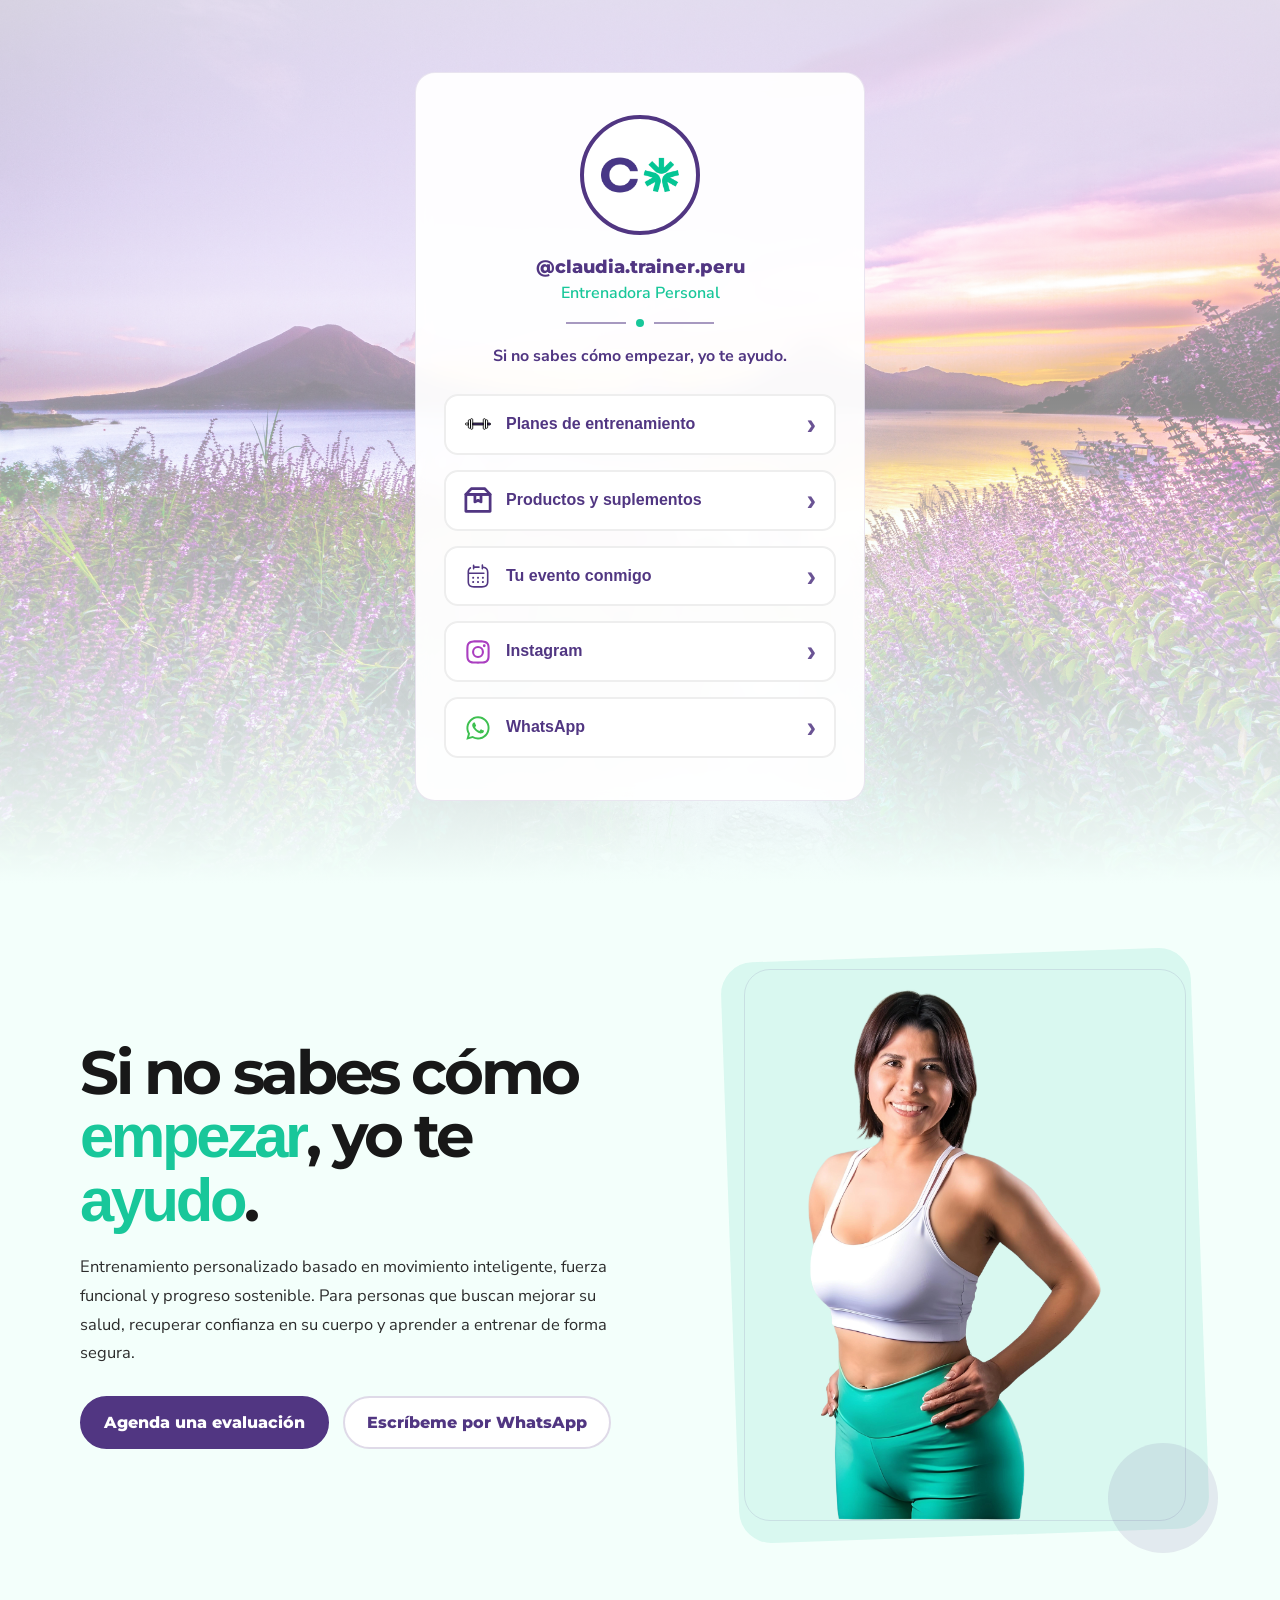
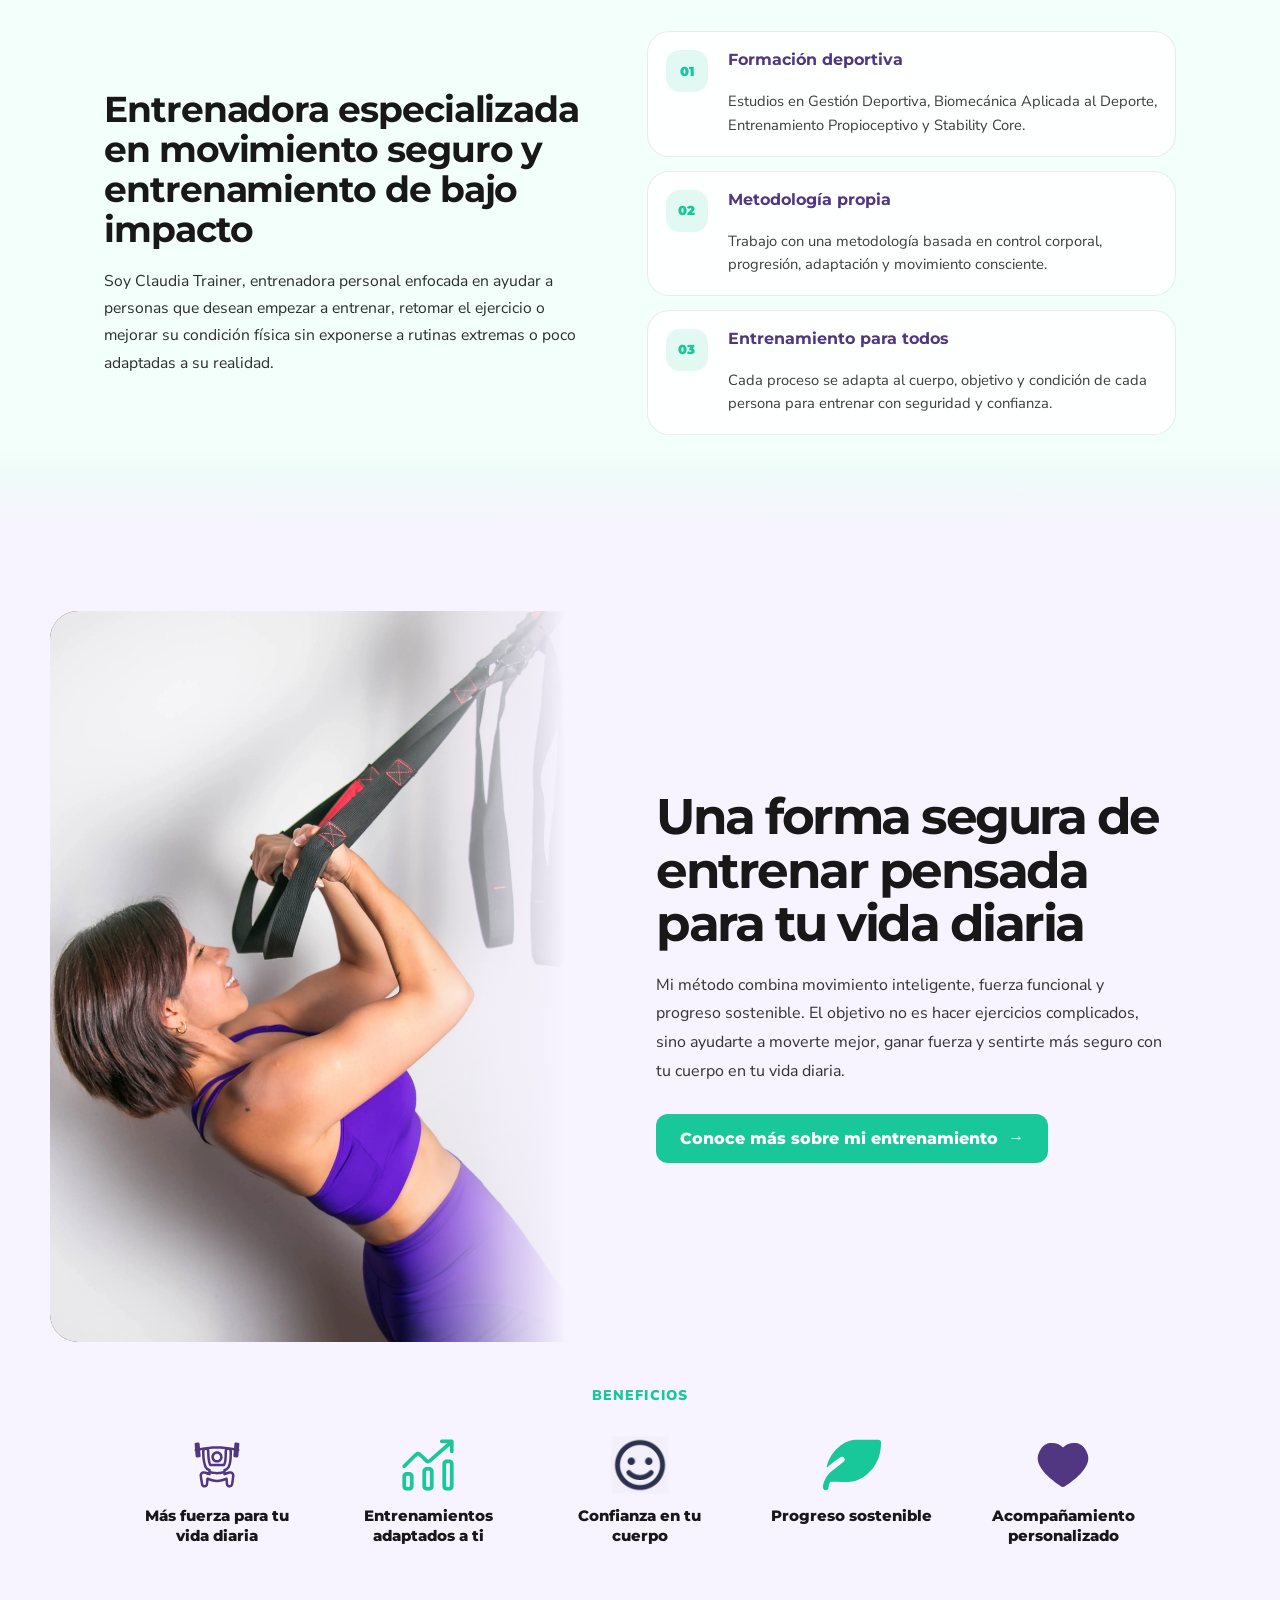
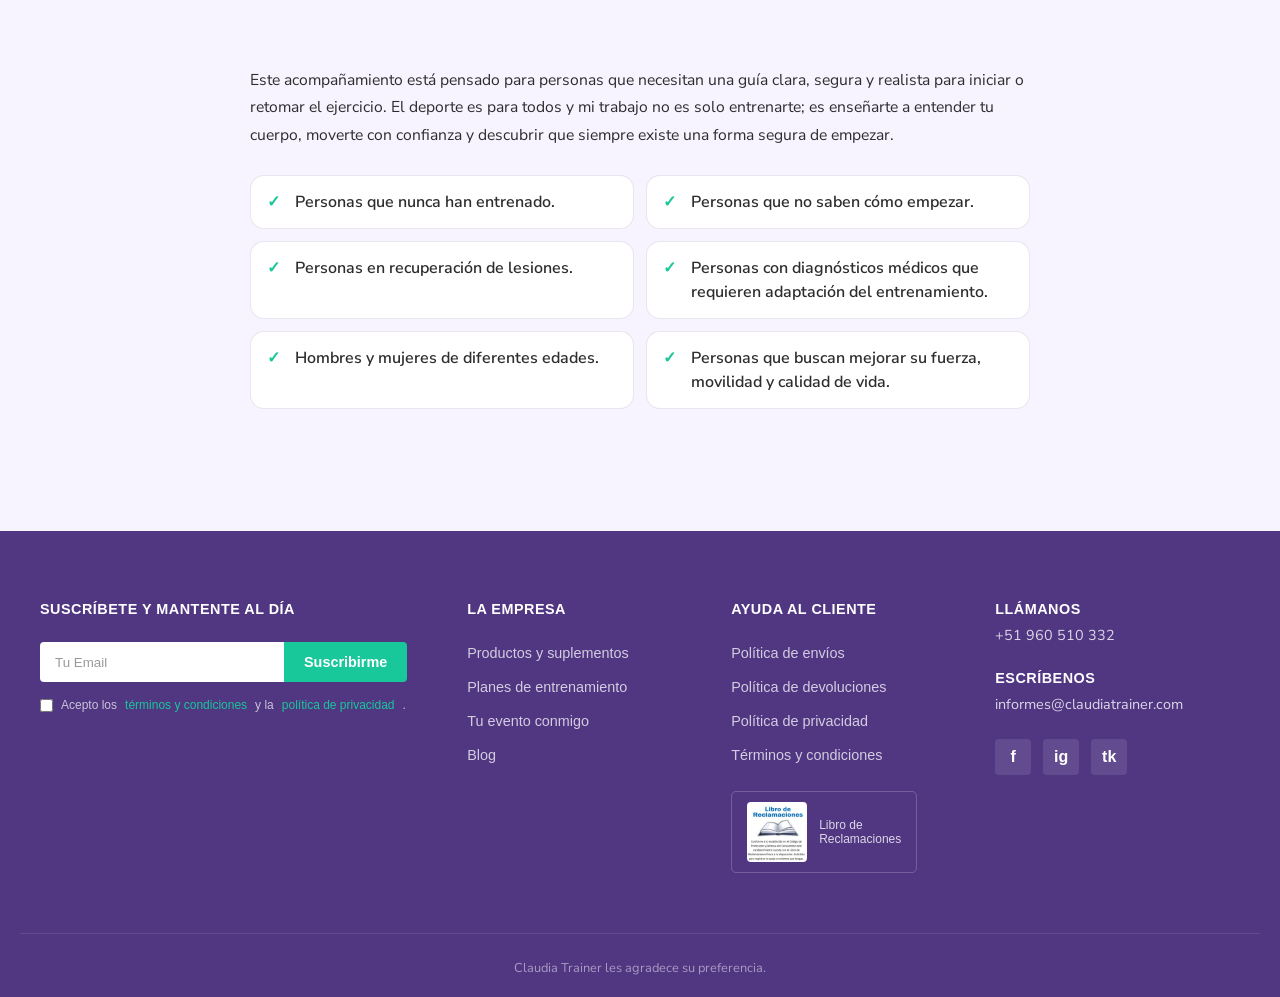
<file: index.html>
<!DOCTYPE html>
<html lang="es">

<head>
    <meta charset="UTF-8">
    <meta name="viewport" content="width=device-width, initial-scale=1.0">
    <title>Claudia Trainer | Entrenamiento personalizado de bajo impacto</title>
    <link rel="icon" type="image/png" href="img/logo.png">
    <meta name="description"
        content="Entrenamiento personalizado basado en movimiento inteligente, fuerza funcional y progreso sostenible. Ideal para principiantes, personas que desean empezar de forma segura y quienes necesitan adaptar su entrenamiento.">

    <link rel="preconnect" href="https://fonts.googleapis.com">
    <link rel="preconnect" href="https://fonts.gstatic.com" crossorigin>
    <link
        href="https://fonts.googleapis.com/css2?family=Montserrat:wght@600;700;800;900&family=Nunito+Sans:wght@400;500;600;700;800&display=swap"
        rel="stylesheet">

    <link rel="stylesheet" href="global.css">
    <link rel="stylesheet" href="index.css">
</head>

<body>

    <main class="main-container">

        <section class="content-side">

            <section class="linktree-background">

                <section class="hero-card linktree-card" aria-label="Perfil y enlaces principales">
                    <div class="profile-header">
                        <div class="profile-img-slot">
                            <img src="img/logo.png" alt="Logo de Claudia Trainer, entrenadora personal"
                                class="profile-logo">
                        </div>

                        <p class="brand-name-hero">@claudia.trainer.peru</p>
                        <p class="subtitle subtitle-main">Entrenadora Personal</p>

                        <div class="divider">
                            <span></span>
                            <div class="dot"></div>
                            <span></span>
                        </div>

                        <p class="card-message">Si no sabes cómo empezar, yo te ayudo.</p>
                    </div>

                    <nav class="link-tree" aria-label="Enlaces principales">

                        <a href="planes.html" class="btn-link">
                            <img src="img/barbell.svg" alt="" class="btn-icon" aria-hidden="true">
                            <span class="btn-label">Planes de entrenamiento</span>
                            <span class="btn-arrow" aria-hidden="true">›</span>
                        </a>

                        <a href="productos.html" class="btn-link">
                            <img src="img/product.svg" alt="" class="btn-icon" aria-hidden="true">
                            <span class="btn-label">Productos y suplementos</span>
                            <span class="btn-arrow" aria-hidden="true">›</span>
                        </a>

                        <a href="eventos.html" class="btn-link">
                            <img src="img/calendar.svg" alt="" class="btn-icon" aria-hidden="true">
                            <span class="btn-label">Tu evento conmigo</span>
                            <span class="btn-arrow" aria-hidden="true">›</span>
                        </a>

                        <a href="https://www.instagram.com/claudia.trainer.peru/" class="btn-link" target="_blank"
                            rel="noopener noreferrer">
                            <img src="img/instagram.svg" alt="" class="btn-icon" aria-hidden="true">
                            <span class="btn-label">Instagram</span>
                            <span class="btn-arrow" aria-hidden="true">›</span>
                        </a>

                        <a href="https://wa.me/51960510332?text=Hola%20Claudia%2C%20quiero%20m%C3%A1s%20informaci%C3%B3n"
                            class="btn-link" target="_blank" rel="noopener noreferrer">
                            <img src="img/whatsapp.svg" alt="" class="btn-icon" aria-hidden="true">
                            <span class="btn-label">WhatsApp</span>
                            <span class="btn-arrow" aria-hidden="true">›</span>
                        </a>

                    </nav>
                </section>

            </section>
            <section class="green-page-section">

                <section class="landing-hero" aria-labelledby="hero-title">

                    <div class="landing-hero-content">
                        <h1 id="hero-title">
                            Si no sabes cómo <span class="text-green">empezar</span>, yo te <span
                                class="text-green">ayudo</span>.
                        </h1>

                        <p class="landing-description">
                            Entrenamiento personalizado basado en movimiento inteligente, fuerza funcional
                            y progreso sostenible. Para personas que buscan mejorar su salud, recuperar
                            confianza en su cuerpo y aprender a entrenar de forma segura.
                        </p>

                        <div class="hero-actions">
                            <a href="https://wa.me/51924377003?text=%C2%A1Hola%20Claudia%21%20%F0%9F%93%AA%20Quiero%20dar%20el%20primer%20paso%20y%20mejorar%20mi%20condici%C3%B3n%20f%C3%ADsica.%20Quisiera%20recibir%20m%C3%A1s%20informaci%C3%B3n%20y%20agendar%20una%20evaluaci%C3%B3n%20contigo."
                                class="btn-primary" target="_blank" rel="noopener noreferrer">
                                Agenda una evaluación
                            </a>

                            <span class="btn-secondary btn-static">
                                Escríbeme por WhatsApp
                            </span>
                        </div>
                    </div>

                    <div class="landing-hero-media">
                        <img src="img/entrenadora.png" alt="Entrenadora personal guiando entrenamiento funcional seguro"
                            loading="lazy" decoding="async">
                    </div>

                </section>

                <section id="quien-soy" class="info-section green-about">
                    <div class="about-layout">

                        <div class="about-copy">
                            <h2>Entrenadora especializada en movimiento seguro y entrenamiento de bajo impacto</h2>

                            <p class="about-intro">
                                Soy Claudia Trainer, entrenadora personal enfocada en ayudar a personas que desean
                                empezar a entrenar, retomar el ejercicio o mejorar su condición física sin exponerse
                                a rutinas extremas o poco adaptadas a su realidad.
                            </p>
                        </div>

                        <div class="about-highlights">
                            <div class="highlight-item">
                                <h3>Formación deportiva</h3>
                                <p>
                                    Estudios en Gestión Deportiva, Biomecánica Aplicada al Deporte,
                                    Entrenamiento Propioceptivo y Stability Core.
                                </p>
                            </div>

                            <div class="highlight-item">
                                <h3>Metodología propia</h3>
                                <p>
                                    Trabajo con una metodología basada en control corporal, progresión,
                                    adaptación y movimiento consciente.
                                </p>
                            </div>

                            <div class="highlight-item">
                                <h3>Entrenamiento para todos</h3>
                                <p>
                                    Cada proceso se adapta al cuerpo, objetivo y condición de cada persona
                                    para entrenar con seguridad y confianza.
                                </p>
                            </div>
                        </div>

                    </div>
                </section>

            </section>

            <section class="purple-page-section">
                <section id="metodo" class="method-showcase-section">

                    <div class="method-hero-card">
                        <div class="method-hero-copy">

                            <h2>Una forma segura de entrenar pensada para tu vida diaria</h2>

                            <p class="method-hero-description">
                                Mi método combina movimiento inteligente, fuerza funcional y progreso sostenible.
                                El objetivo no es hacer ejercicios complicados, sino ayudarte a moverte mejor,
                                ganar fuerza y sentirte más seguro con tu cuerpo en tu vida diaria.
                            </p>

                            <a href="planes.html" class="method-cta">
                                Conoce más sobre mi entrenamiento
                                <span aria-hidden="true">→</span>
                            </a>
                        </div>

                        <div class="method-hero-media">
                            <img src="img/quien.webp"
                                alt="Claudia Trainer realizando entrenamiento funcional con bandas de suspensión"
                                loading="lazy" decoding="async">
                        </div>
                    </div>

                    <div class="method-benefits-card">
                        <p class="method-benefits-label">Beneficios</p>

                        <div class="method-benefits-grid">
                            <article class="method-benefit-item">
                                <span class="benefit-icon" aria-hidden="true">
                                    <img src="img/weights.svg" alt="" class="benefit-icon-img">
                                </span>
                                <h3>Más fuerza para tu vida diaria</h3>
                            </article>

                            <article class="method-benefit-item">
                                <span class="benefit-icon" aria-hidden="true">
                                    <img src="img/statistic-up.svg" alt="" class="benefit-icon-img">
                                </span>
                                <h3>Entrenamientos adaptados a ti</h3>
                            </article>


                            <article class="method-benefit-item">
                                <span class="benefit-icon" aria-hidden="true">
                                    <img src="img/Happy.png" alt="" class="benefit-icon-img">
                                </span>
                                <h3>Confianza en tu cuerpo</h3>
                            </article>

                            <article class="method-benefit-item">
                                <span class="benefit-icon" aria-hidden="true">
                                    <img src="img/leaf.svg" alt="" class="benefit-icon-img">
                                </span>
                                <h3>Progreso sostenible</h3>
                            </article>

                            <article class="method-benefit-item">
                                <span class="benefit-icon" aria-hidden="true">
                                    <img src="img/heart.svg" alt="" class="benefit-icon-img">
                                </span>
                                <h3>Acompañamiento personalizado</h3>
                            </article>
                        </div>
                    </div>

                </section>

                <section id="a-quien-ayudo" class="info-section">
                    <p class="about-intro">
                        Este acompañamiento está pensado para personas que necesitan una guía clara,
                        segura y realista para iniciar o retomar el ejercicio. El deporte es para todos y mi trabajo no
                        es solo entrenarte; es enseñarte
                        a entender tu cuerpo, moverte con confianza y descubrir que siempre existe una
                        forma segura de empezar.
                    </p>

                    <ul class="audience-list">
                        <li>Personas que nunca han entrenado.</li>
                        <li>Personas que no saben cómo empezar.</li>
                        <li>Personas en recuperación de lesiones.</li>
                        <li>Personas con diagnósticos médicos que requieren adaptación del entrenamiento.</li>
                        <li>Hombres y mujeres de diferentes edades.</li>
                        <li>Personas que buscan mejorar su fuerza, movilidad y calidad de vida.</li>
                    </ul>
                </section>
            </section>
        </section>
    </main>

    <footer class="main-footer">
        <div class="footer-container">
            <div class="footer-col">
                <h4>SUSCRÍBETE Y MANTENTE AL DÍA</h4>
                <form class="subscribe-form">
                    <input type="email" placeholder="Tu Email" required>
                    <button type="submit" class="btn-subscribe">Suscribirme</button>
                </form>
                <label class="terms-label">
                    <input type="checkbox" required> Acepto los <a href="terminos.html">términos y condiciones</a> y la
                    <a href="politica-privacidad.html">política de privacidad</a>.
                </label>
            </div>
            <div class="footer-col">
                <h4>LA EMPRESA</h4>
                <ul>
                    <li><a href="productos.html">Productos y suplementos</a></li>
                    <li><a href="planes.html">Planes de entrenamiento</a></li>
                    <li><a href="eventos.html">Tu evento conmigo</a></li>
                    <li><a href="#">Blog</a></li>
                </ul>
            </div>
            <div class="footer-col">
                <h4>AYUDA AL CLIENTE</h4>
                <ul>
                    <li><a href="politica-envios.html">Política de envíos</a></li>
                    <li><a href="politica-devoluciones.html">Política de devoluciones</a></li>
                    <li><a href="politica-privacidad.html">Política de privacidad</a></li>
                    <li><a href="terminos.html">Términos y condiciones</a></li>
                </ul>
                <div class="reclamaciones">
                    <img src="img/libro-reclamaciones.webp" alt="Libro de Reclamaciones"
                        onerror="this.src='https://cdn-icons-png.flaticon.com/512/3503/3503827.png'">
                    <span>Libro de<br>Reclamaciones</span>
                </div>
            </div>
            <div class="footer-col">
                <div class="contact-item">
                    <h4>LLÁMANOS</h4>
                    <p>+51 960 510 332</p>
                </div>
                <div class="contact-item">
                    <h4>ESCRÍBENOS</h4>
                    <p>informes@claudiatrainer.com</p>
                </div>
                <div class="social-icons">
                    <a href="https://www.facebook.com/claudia.trainer.peru" class="icon-fb">f</a>
                    <a href="https://www.instagram.com/claudia.trainer.peru/reels/" class="icon-ig">ig</a>
                    <a href="https://www.tiktok.com/@claudia.trainer.peru" class="icon-tk">tk</a>
                </div>
            </div>
        </div>
        <div class="footer-bottom">
            <p>Claudia Trainer les agradece su preferencia.</p>
        </div>
    </footer>

</body>

</html>
</file>
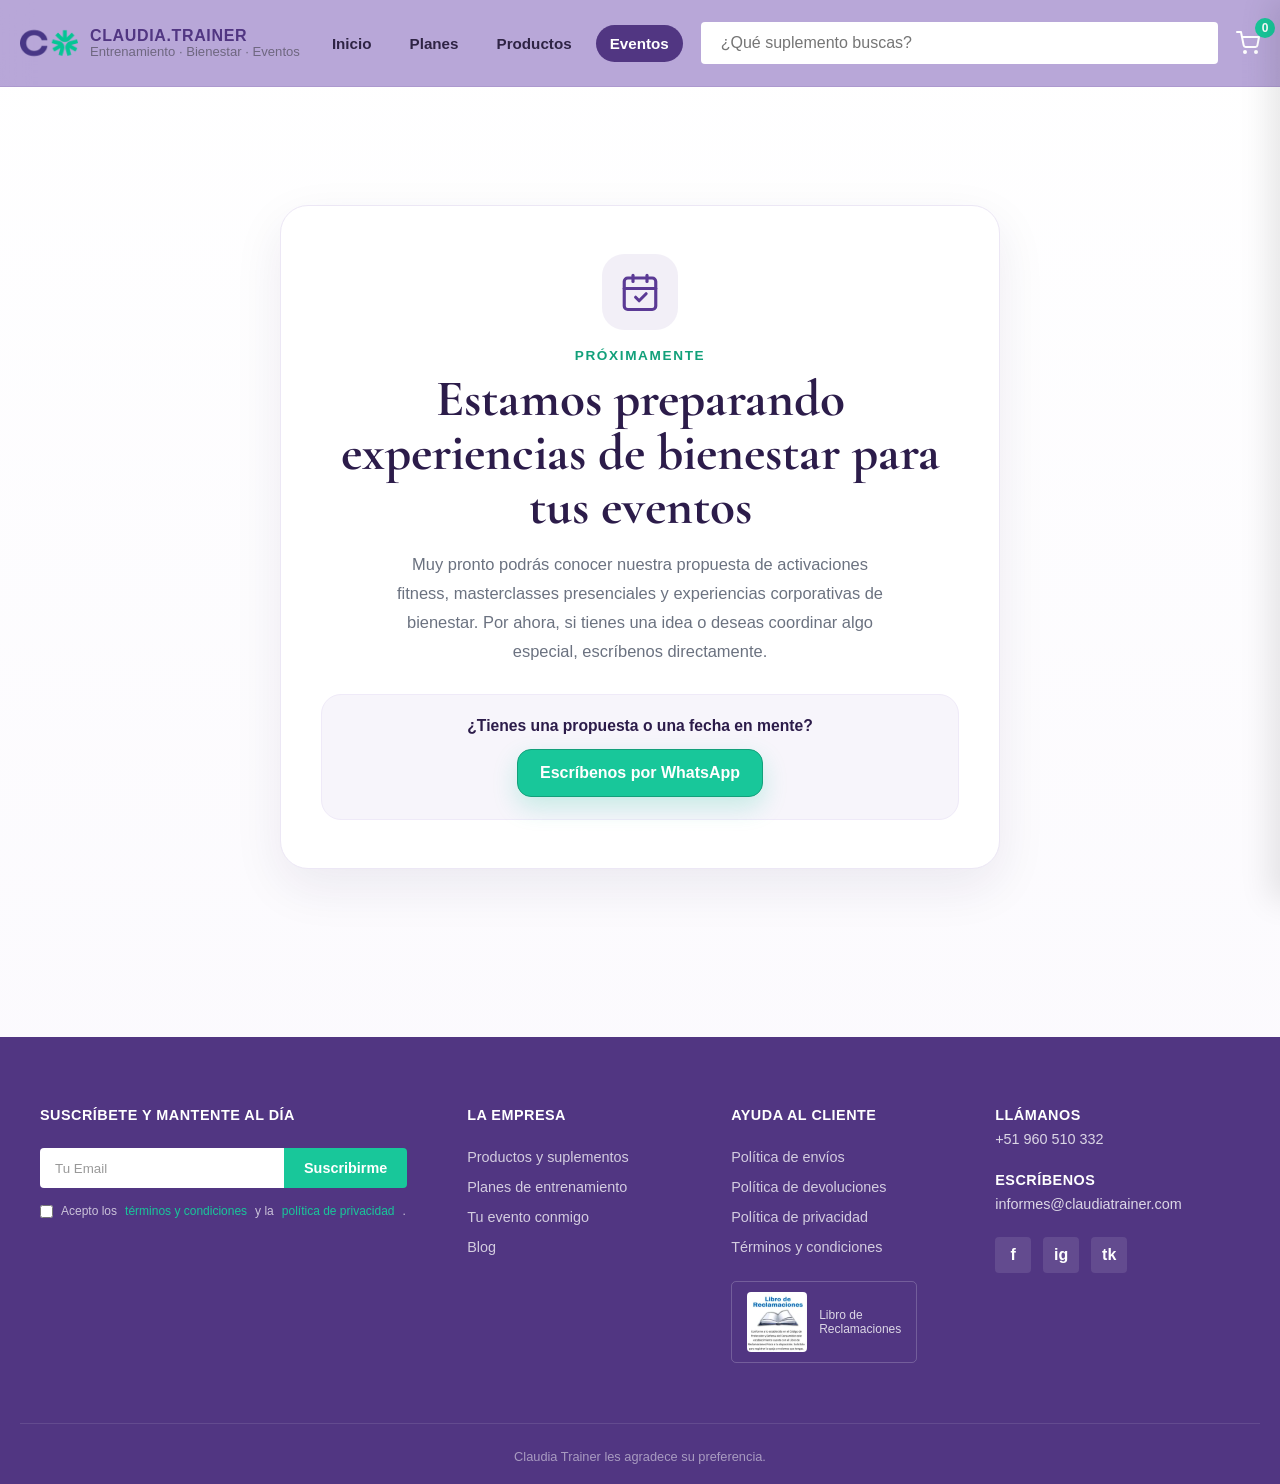
<file: eventos.html>
<!DOCTYPE html>
<html lang="es">

<head>
  <meta charset="UTF-8" />
  <meta name="viewport" content="width=device-width, initial-scale=1.0" />
  <title>Tu Evento Conmigo | Claudia Trainer</title>
  <link rel="icon" type="image/png" href="img/logo.png">
  <link rel="stylesheet" href="global.css" />
  <link rel="stylesheet" href="eventos.css" />
  <link
    href="https://fonts.googleapis.com/css2?family=Montserrat:wght@400;500;600;700&family=Cormorant+Garamond:wght@600;700&display=swap"
    rel="stylesheet">
</head>

<body class="events-page">
  <header class="site-header">
    <div class="header-inner">

      <div class="hamburger-menu" onclick="toggleMenu()">
        <svg viewBox="0 0 24 24" width="28" height="28" stroke="currentColor" stroke-width="2" fill="none"
          stroke-linecap="round" stroke-linejoin="round">
          <line x1="3" y1="12" x2="21" y2="12"></line>
          <line x1="3" y1="6" x2="21" y2="6"></line>
          <line x1="3" y1="18" x2="21" y2="18"></line>
        </svg>
      </div>

      <a href="index.html" class="brand">
        <img src="img/logo.png" alt="Claudia Trainer" class="brand-logo">
        <div class="brand-text">
          <span class="brand-name">CLAUDIA.TRAINER</span>
          <span class="brand-tagline">Entrenamiento · Bienestar · Eventos</span>
        </div>
      </a>

      <nav class="header-nav" id="mobileNav">
        <button class="close-menu" onclick="toggleMenu()">&times;</button>

        <a href="index.html" class="nav-link">Inicio</a>
        <a href="planes.html" class="nav-link">Planes</a>
        <a href="productos.html" class="nav-link">Productos</a>
        <a href="eventos.html" class="nav-link active">Eventos</a>
      </nav>


      <div class="search-box">
        <input type="text" id="searchInput" placeholder="¿Qué suplemento buscas?">
      </div>


      <div class="header-actions">
        <div class="cart-trigger" onclick="toggleCart()">
          <svg viewBox="0 0 24 24" width="24" height="24" stroke="currentColor" stroke-width="2" fill="none"
            stroke-linecap="round" stroke-linejoin="round">
            <circle cx="9" cy="21" r="1"></circle>
            <circle cx="20" cy="21" r="1"></circle>
            <path d="M1 1h4l2.68 13.39a2 2 0 0 0 2 1.61h9.72a2 2 0 0 0 2-1.61L23 6H6"></path>
          </svg>
          <span id="cart-count">0</span>
        </div>
      </div>

    </div>
  </header>
  <main class="events-container">
    <section class="events-card" aria-labelledby="events-title">

      <div class="events-icon" aria-hidden="true">
        <svg viewBox="0 0 24 24" fill="none" stroke="currentColor" stroke-width="1.8" stroke-linecap="round"
          stroke-linejoin="round">
          <rect x="3" y="4" width="18" height="18" rx="2"></rect>
          <line x1="8" y1="2.5" x2="8" y2="6"></line>
          <line x1="16" y1="2.5" x2="16" y2="6"></line>
          <line x1="3" y1="10" x2="21" y2="10"></line>
          <path d="M9.5 15l2 2 4-4"></path>
        </svg>
      </div>

      <p class="events-kicker">Próximamente</p>

      <h1 id="events-title" class="events-title">
        Estamos preparando experiencias de bienestar para tus eventos
      </h1>

      <p class="events-description">
        Muy pronto podrás conocer nuestra propuesta de activaciones fitness, masterclasses presenciales y experiencias
        corporativas de bienestar.
        Por ahora, si tienes una idea o deseas coordinar algo especial, escríbenos directamente.
      </p>

      <div class="events-cta">
        <p class="events-cta-text">¿Tienes una propuesta o una fecha en mente?</p>
        <a href="https://wa.me/51924377003?text=Hola%20Claudia,%20quiero%20consultar%20por%20eventos%20de%20bienestar."
          target="_blank" rel="noopener noreferrer" class="events-button">
          Escríbenos por WhatsApp
        </a>
      </div>
    </section>
    <div id="cart-sidebar" class="cart-hidden">
      <div class="cart-header">
        <h2>Tu Carrito</h2>
        <button class="close-cart" onclick="toggleCart()">&times;</button>
      </div>
      <div class="cart-items-container" id="cart-items"></div>
      <div class="cart-footer">
        <div class="cart-total-row">
          <span>Total:</span>
          <strong>S/ <span id="cart-total">0.00</span></strong>
        </div>
        <button onclick="enviarWhatsApp()" class="btn-checkout">
          Finalizar Pedido por WhatsApp
        </button>
        <a href="#" class="btn-view-cart" onclick="toggleCart()">Continuar comprando</a>
      </div>
    </div>
  </main>
  <script src="js/carrito.js"></script>

  <footer class="main-footer">
    <div class="footer-container">
      <div class="footer-col">
        <h4>SUSCRÍBETE Y MANTENTE AL DÍA</h4>
        <form class="subscribe-form">
          <input type="email" placeholder="Tu Email" required>
          <button type="submit" class="btn-subscribe">Suscribirme</button>
        </form>
        <label class="terms-label">
          <input type="checkbox" required> Acepto los <a href="terminos.html">términos y condiciones</a> y la
          <a href="politica-privacidad.html">política de privacidad</a>.
        </label>
      </div>
      <div class="footer-col">
        <h4>LA EMPRESA</h4>
        <ul>
          <li><a href="productos.html">Productos y suplementos</a></li>
          <li><a href="planes.html">Planes de entrenamiento</a></li>
          <li><a href="eventos.html">Tu evento conmigo</a></li>
          <li><a href="#">Blog</a></li>
        </ul>
      </div>
      <div class="footer-col">
        <h4>AYUDA AL CLIENTE</h4>
        <ul>
          <li><a href="politica-envios.html">Política de envíos</a></li>
          <li><a href="politica-devoluciones.html">Política de devoluciones</a></li>
          <li><a href="politica-privacidad.html">Política de privacidad</a></li>
          <li><a href="terminos.html">Términos y condiciones</a></li>
        </ul>
        <div class="reclamaciones">
          <img src="img/libro-reclamaciones.webp" alt="Libro de Reclamaciones"
            onerror="this.src='https://cdn-icons-png.flaticon.com/512/3503/3503827.png'">
          <span>Libro de<br>Reclamaciones</span>
        </div>
      </div>
      <div class="footer-col">
        <div class="contact-item">
          <h4>LLÁMANOS</h4>
          <p>+51 960 510 332</p>
        </div>
        <div class="contact-item">
          <h4>ESCRÍBENOS</h4>
          <p>informes@claudiatrainer.com</p>
        </div>
        <div class="social-icons">
          <a href="https://www.facebook.com/claudia.trainer.peru" class="icon-fb">f</a>
          <a href="https://www.instagram.com/claudia.trainer.peru/reels/" class="icon-ig">ig</a>
          <a href="https://www.tiktok.com/@claudia.trainer.peru" class="icon-tk">tk</a>
        </div>
      </div>
    </div>
    <div class="footer-bottom">
      <p>Claudia Trainer les agradece su preferencia.</p>
    </div>
  </footer>
</body>

</html>
</file>
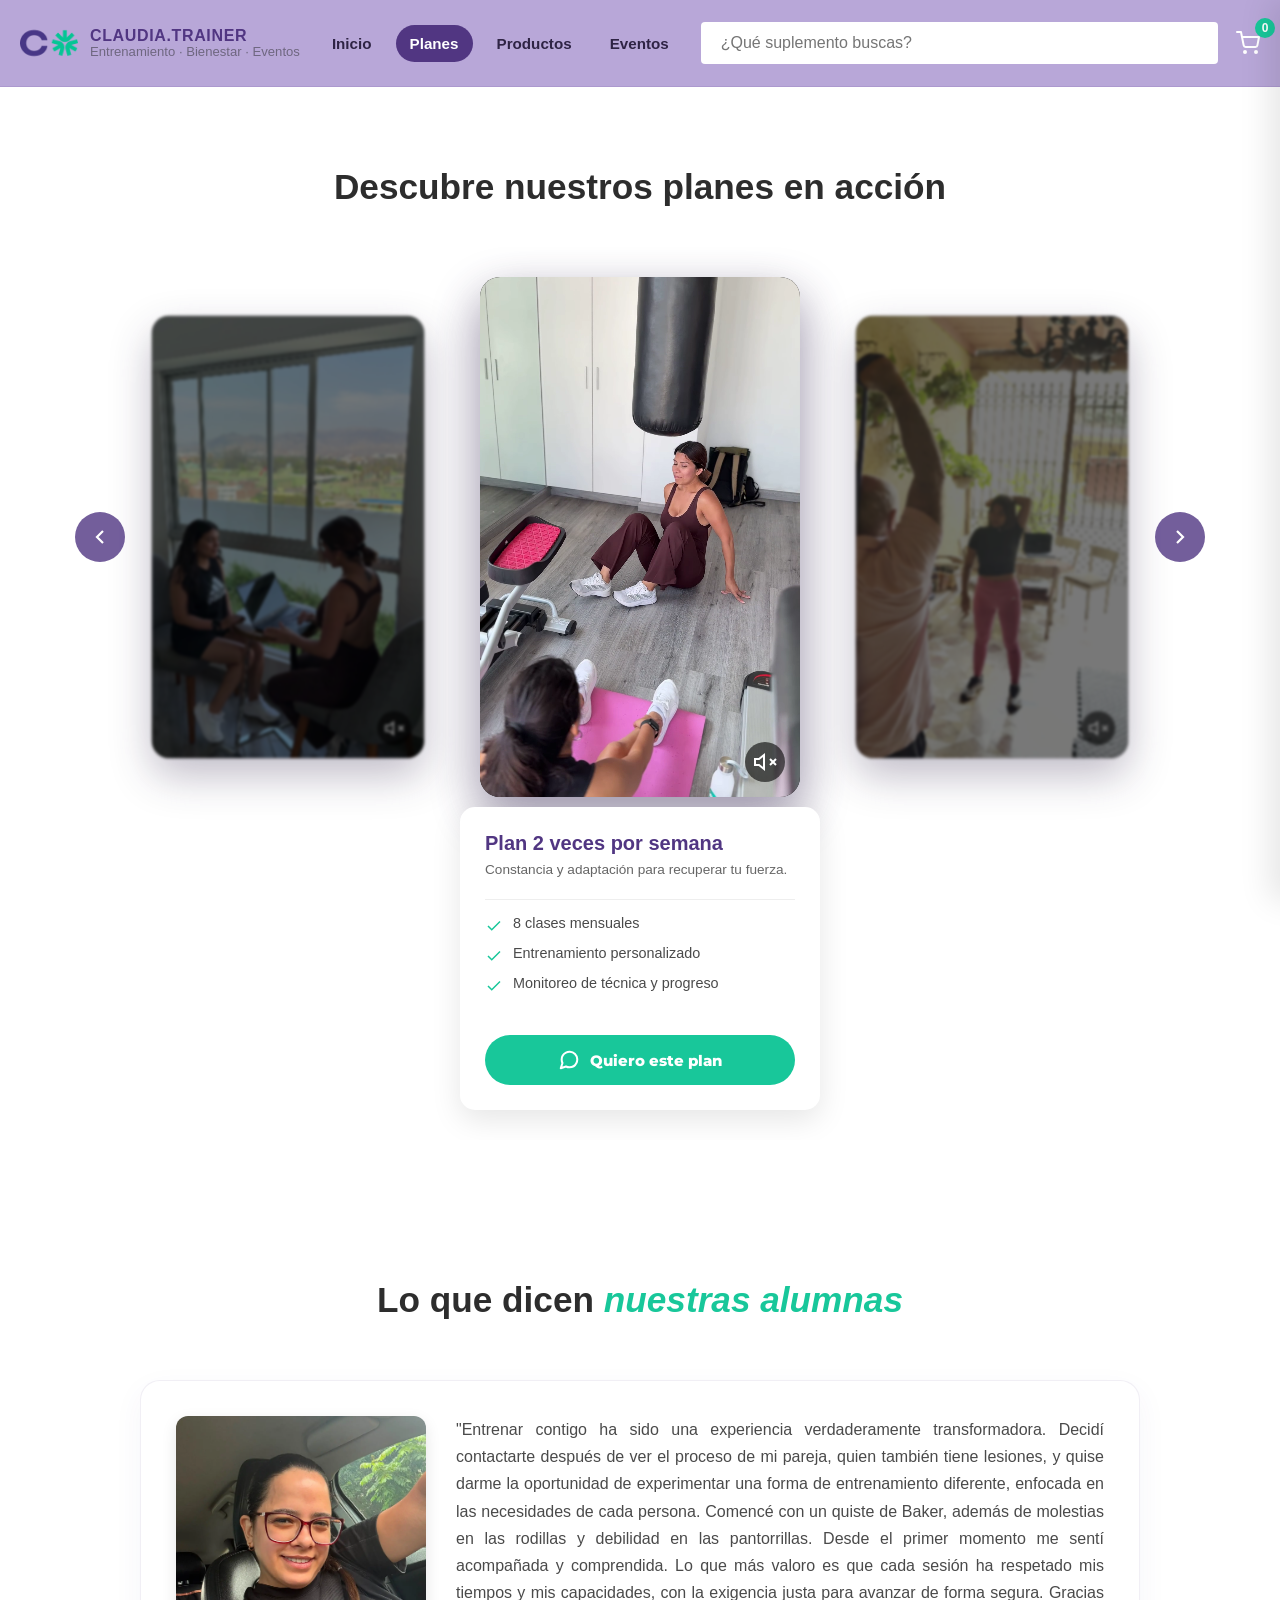
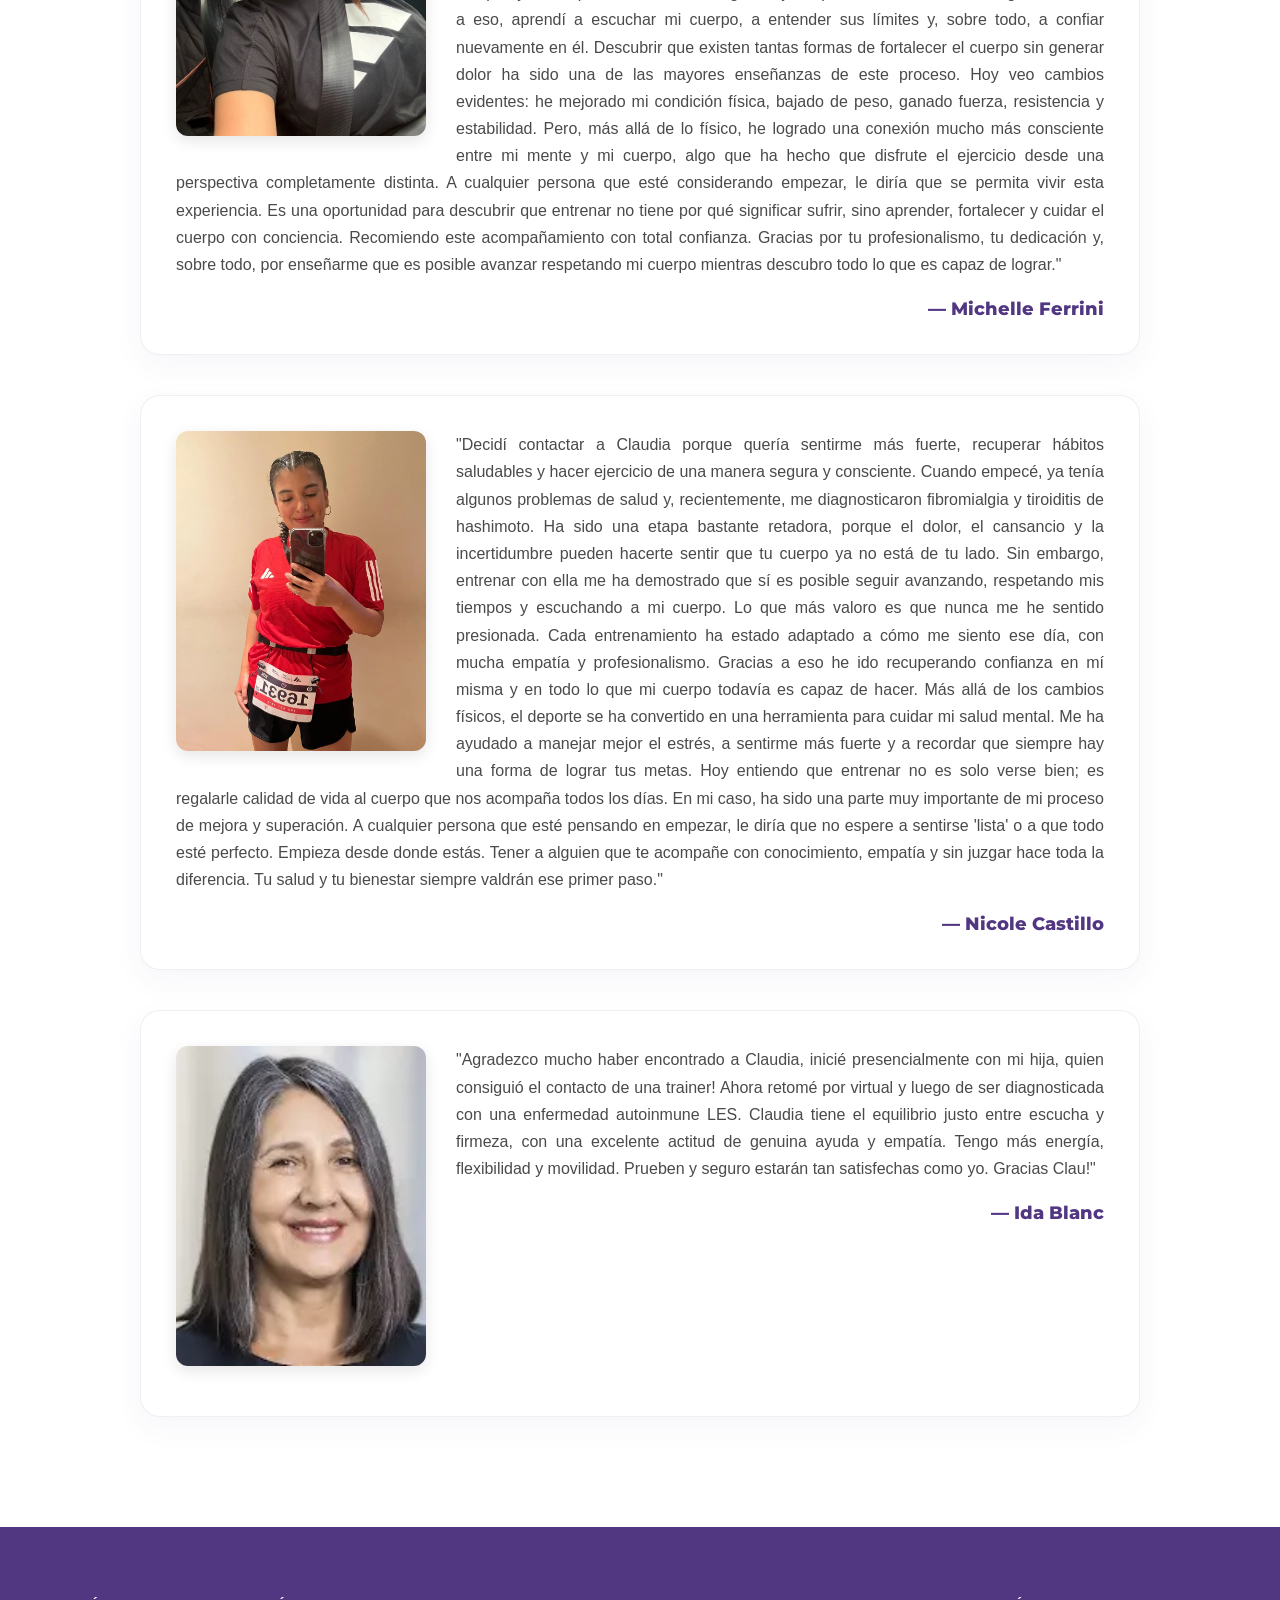
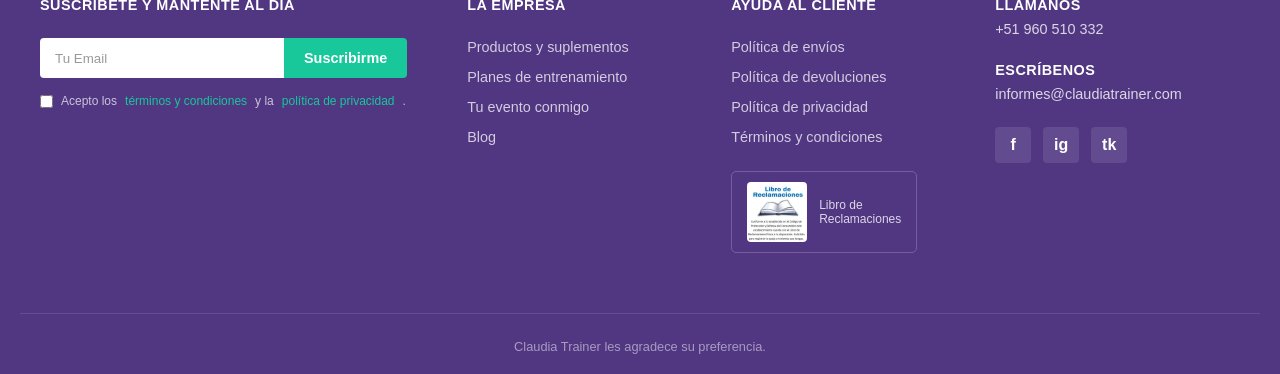
<file: planes.html>
<!DOCTYPE html>
<html lang="es">

<head>
    <meta charset="UTF-8">
    <meta name="viewport" content="width=device-width, initial-scale=1.0">
    <title>Planes de Entrenamiento | Claudia Trainer</title>
    <link rel="icon" type="image/png" href="img/logo.png">
    <link rel="stylesheet" href="global.css">
    <link rel="stylesheet" href="planes.css">
    <link href="https://fonts.googleapis.com/css2?family=Montserrat:wght@400;700;800&display=swap" rel="stylesheet">
</head>

<body>
    <header class="site-header">
        <div class="header-inner">

            <div class="hamburger-menu" onclick="toggleMenu()">
                <svg viewBox="0 0 24 24" width="28" height="28" stroke="currentColor" stroke-width="2" fill="none"
                    stroke-linecap="round" stroke-linejoin="round">
                    <line x1="3" y1="12" x2="21" y2="12"></line>
                    <line x1="3" y1="6" x2="21" y2="6"></line>
                    <line x1="3" y1="18" x2="21" y2="18"></line>
                </svg>
            </div>

            <a href="index.html" class="brand">
                <img src="img/logo.png" alt="Claudia Trainer" class="brand-logo">
                <div class="brand-text">
                    <span class="brand-name">CLAUDIA.TRAINER</span>
                    <span class="brand-tagline">Entrenamiento · Bienestar · Eventos</span>
                </div>
            </a>

            <nav class="header-nav" id="mobileNav">
                <button class="close-menu" onclick="toggleMenu()">&times;</button>

                <a href="index.html" class="nav-link">Inicio</a>
                <a href="planes.html" class="nav-link active">Planes</a>
                <a href="productos.html" class="nav-link">Productos</a>
                <a href="eventos.html" class="nav-link">Eventos</a>
            </nav>

            <div class="search-box">
                <input type="text" id="searchInput" placeholder="¿Qué suplemento buscas?">
            </div>

            <div class="header-actions">
                <div class="cart-trigger" onclick="toggleCart()">
                    <svg viewBox="0 0 24 24" width="24" height="24" stroke="currentColor" stroke-width="2" fill="none"
                        stroke-linecap="round" stroke-linejoin="round">
                        <circle cx="9" cy="21" r="1"></circle>
                        <circle cx="20" cy="21" r="1"></circle>
                        <path d="M1 1h4l2.68 13.39a2 2 0 0 0 2 1.61h9.72a2 2 0 0 0 2-1.61L23 6H6"></path>
                    </svg>
                    <span id="cart-count">0</span>
                </div>
            </div>

        </div>
    </header>

    <main class="planes-container">
        <section class="reels-section">
            <h2 class="section-title">Descubre nuestros planes en acción</h2>
            <div class="carousel-wrapper">

                <div class="carousel-track-outer">
                    <button class="arrow arrow-prev" id="prevBtn" aria-label="Anterior">
                        <svg viewBox="0 0 24 24" fill="none" stroke="currentColor" stroke-width="2.2">
                            <polyline points="15 18 9 12 15 6" />
                        </svg>
                    </button>

                    <div class="carousel-track" id="carouselTrack"> </div>

                    <button class="arrow arrow-next" id="nextBtn" aria-label="Siguiente">
                        <svg viewBox="0 0 24 24" fill="none" stroke="currentColor" stroke-width="2.2">
                            <polyline points="9 18 15 12 9 6" />
                        </svg>
                    </button>
                </div>

                <div class="product-card-container" id="productCardContainer"> </div>
            </div>
        </section>

        <section class="testimonials-section">
            <h2 class="section-title">Lo que dicen <span>nuestras alumnas</span></h2>

            <div class="testimonials-list">

                <article class="testimonial-horizontal-card">
                    <div class="testimonial-image">

                        <img src="img/alumna3.webp" alt="Michelle Ferrini"
                            onerror="this.src='https://images.unsplash.com/photo-1518611012118-696072aa579a?auto=format&fit=crop&w=400&q=80'">
                    </div>
                    <div class="testimonial-body">
                        <p class="testimonial-text">"Entrenar contigo ha sido una experiencia verdaderamente
                            transformadora. Decidí contactarte después de ver el proceso de mi pareja, quien también
                            tiene lesiones, y quise darme la oportunidad de experimentar una forma de entrenamiento
                            diferente, enfocada en las necesidades de cada persona.
                            Comencé con un quiste de Baker, además de molestias en las rodillas y debilidad en las
                            pantorrillas. Desde el primer momento me sentí acompañada y comprendida. Lo que más valoro
                            es que cada sesión ha respetado mis tiempos y mis capacidades, con la exigencia justa para
                            avanzar de forma segura. Gracias a eso, aprendí a escuchar mi cuerpo, a entender sus límites
                            y, sobre todo, a confiar nuevamente en él.
                            Descubrir que existen tantas formas de fortalecer el cuerpo sin generar dolor ha sido una de
                            las mayores enseñanzas de este proceso. Hoy veo cambios evidentes: he mejorado mi condición
                            física, bajado de peso, ganado fuerza, resistencia y estabilidad. Pero, más allá de lo
                            físico, he logrado una conexión mucho más consciente entre mi mente y mi cuerpo, algo que ha
                            hecho que disfrute el ejercicio desde una perspectiva completamente distinta.
                            A cualquier persona que esté considerando empezar, le diría que se permita vivir esta
                            experiencia. Es una oportunidad para descubrir que entrenar no tiene por qué significar
                            sufrir, sino aprender, fortalecer y cuidar el cuerpo con conciencia. Recomiendo este
                            acompañamiento con total confianza. Gracias por tu profesionalismo, tu dedicación y, sobre
                            todo, por enseñarme que es posible avanzar respetando mi cuerpo mientras descubro todo lo
                            que es capaz de lograr."</p>
                        <div class="testimonial-author">
                            <span class="author-name">— Michelle Ferrini</span>
                        </div>
                    </div>
                </article>

                <article class="testimonial-horizontal-card">
                    <div class="testimonial-image">
                        <img src="img/alumna2.webp" alt="Nicole Castillo"
                            onerror="this.src='https://images.unsplash.com/photo-1571019614242-c5c5dee9f50b?auto=format&fit=crop&w=400&q=80'">
                    </div>
                    <div class="testimonial-body">
                        <p class="testimonial-text">"Decidí contactar a Claudia porque quería sentirme más fuerte,
                            recuperar hábitos saludables y hacer ejercicio de una manera segura y consciente.
                            Cuando empecé, ya tenía algunos problemas de salud y, recientemente, me diagnosticaron
                            fibromialgia y tiroiditis de hashimoto. Ha sido una etapa bastante retadora, porque el
                            dolor, el cansancio y la incertidumbre pueden hacerte sentir que tu cuerpo ya no está de tu
                            lado. Sin embargo, entrenar con ella me ha demostrado que sí es posible seguir avanzando,
                            respetando mis tiempos y escuchando a mi cuerpo.
                            Lo que más valoro es que nunca me he sentido presionada. Cada entrenamiento ha estado
                            adaptado a cómo me siento ese día, con mucha empatía y profesionalismo. Gracias a eso he ido
                            recuperando confianza en mí misma y en todo lo que mi cuerpo todavía es capaz de
                            hacer.
                            Más allá de los cambios físicos, el deporte se ha convertido en una herramienta para cuidar
                            mi salud mental. Me ha ayudado a manejar mejor el estrés, a sentirme más fuerte y a recordar
                            que siempre hay una forma de lograr tus metas. Hoy entiendo que entrenar no es solo verse
                            bien; es regalarle calidad de vida al cuerpo que nos acompaña todos los días. En mi caso, ha
                            sido una parte muy importante de mi proceso de mejora y superación.
                            A cualquier persona que esté pensando en empezar, le diría que no espere a sentirse 'lista'
                            o a que todo esté perfecto. Empieza desde donde estás. Tener a alguien que te acompañe con
                            conocimiento, empatía y sin juzgar hace toda la diferencia. Tu salud y tu bienestar siempre
                            valdrán ese primer paso."</p>
                        <div class="testimonial-author">
                            <span class="author-name">— Nicole Castillo</span>
                        </div>

                    </div>
                </article>

                <article class="testimonial-horizontal-card">
                    <div class="testimonial-image">
                        <img src="img/alumna1.webp" alt="Ida Blanc"
                            onerror="this.src='https://images.unsplash.com/photo-1518310383802-640c2de311b2?auto=format&fit=crop&w=400&q=80'">
                    </div>
                    <div class="testimonial-body">
                        <p class="testimonial-text">"Agradezco mucho haber encontrado a Claudia, inicié presencialmente
                            con mi hija, quien consiguió el contacto de una trainer!
                            Ahora retomé por virtual y luego de ser diagnosticada con una enfermedad autoinmune LES.
                            Claudia tiene el equilibrio justo entre escucha y firmeza, con una excelente actitud de
                            genuina ayuda y empatía.
                            Tengo más energía, flexibilidad y movilidad. Prueben y seguro estarán tan satisfechas como
                            yo. Gracias Clau!"</p>
                        <div class="testimonial-author">
                            <span class="author-name">— Ida Blanc</span>
                        </div>
                    </div>
                </article>
            </div>
        </section>
        <div id="cart-sidebar" class="cart-hidden">
            <div class="cart-header">
                <h2>Tu Carrito</h2>
                <button class="close-cart" onclick="toggleCart()">&times;</button>
            </div>
            <div class="cart-items-container" id="cart-items"></div>
            <div class="cart-footer">
                <div class="cart-total-row">
                    <span>Total:</span>
                    <strong>S/ <span id="cart-total">0.00</span></strong>
                </div>
                <button onclick="enviarWhatsApp()" class="btn-checkout">
                    Finalizar Pedido por WhatsApp
                </button>
                <a href="#" class="btn-view-cart" onclick="toggleCart()">Continuar comprando</a>
            </div>
        </div>
    </main>

    <script src="js/carrito.js"></script>
    <script src="js/planes.js"></script>

    <footer class="main-footer">
        <div class="footer-container">
            <div class="footer-col">
                <h4>SUSCRÍBETE Y MANTENTE AL DÍA</h4>
                <form class="subscribe-form">
                    <input type="email" id="emailFooter" name="emailFooter" placeholder="Tu Email" required>
                    <button type="submit" class="btn-subscribe">Suscribirme</button>
                </form>
                <label class="terms-label" for="terminosFooter">
                    <input type="checkbox" id="terminosFooter" name="terminosFooter" required> Acepto los <a
                        href="terminos.html">términos y condiciones</a> y la
                    <a href="politica-privacidad.html">política de privacidad</a>.
                </label>
            </div>
            <div class="footer-col">
                <h4>LA EMPRESA</h4>
                <ul>
                    <li><a href="productos.html">Productos y suplementos</a></li>
                    <li><a href="planes.html">Planes de entrenamiento</a></li>
                    <li><a href="eventos.html">Tu evento conmigo</a></li>
                    <li><a href="#">Blog</a></li>
                </ul>
            </div>
            <div class="footer-col">
                <h4>AYUDA AL CLIENTE</h4>
                <ul>
                    <li><a href="politica-envios.html">Política de envíos</a></li>
                    <li><a href="politica-devoluciones.html">Política de devoluciones</a></li>
                    <li><a href="politica-privacidad.html">Política de privacidad</a></li>
                    <li><a href="terminos.html">Términos y condiciones</a></li>
                </ul>
                <div class="reclamaciones">
                    <img src="img/libro-reclamaciones.webp" alt="Libro de Reclamaciones"
                        onerror="this.src='https://cdn-icons-png.flaticon.com/512/3503/3503827.png'">
                    <span>Libro de<br>Reclamaciones</span>
                </div>
            </div>
            <div class="footer-col">
                <div class="contact-item">
                    <h4>LLÁMANOS</h4>
                    <p>+51 960 510 332</p>
                </div>
                <div class="contact-item">
                    <h4>ESCRÍBENOS</h4>
                    <p>informes@claudiatrainer.com</p>
                </div>
                <div class="social-icons">
                    <a href="https://www.facebook.com/claudia.trainer.peru" class="icon-fb">f</a>
                    <a href="https://www.instagram.com/claudia.trainer.peru/reels/" class="icon-ig">ig</a>
                    <a href="https://www.tiktok.com/@claudia.trainer.peru" class="icon-tk">tk</a>
                </div>
            </div>
        </div>
        <div class="footer-bottom">
            <p>Claudia Trainer les agradece su preferencia.</p>
        </div>
    </footer>
</body>

</html>
</file>
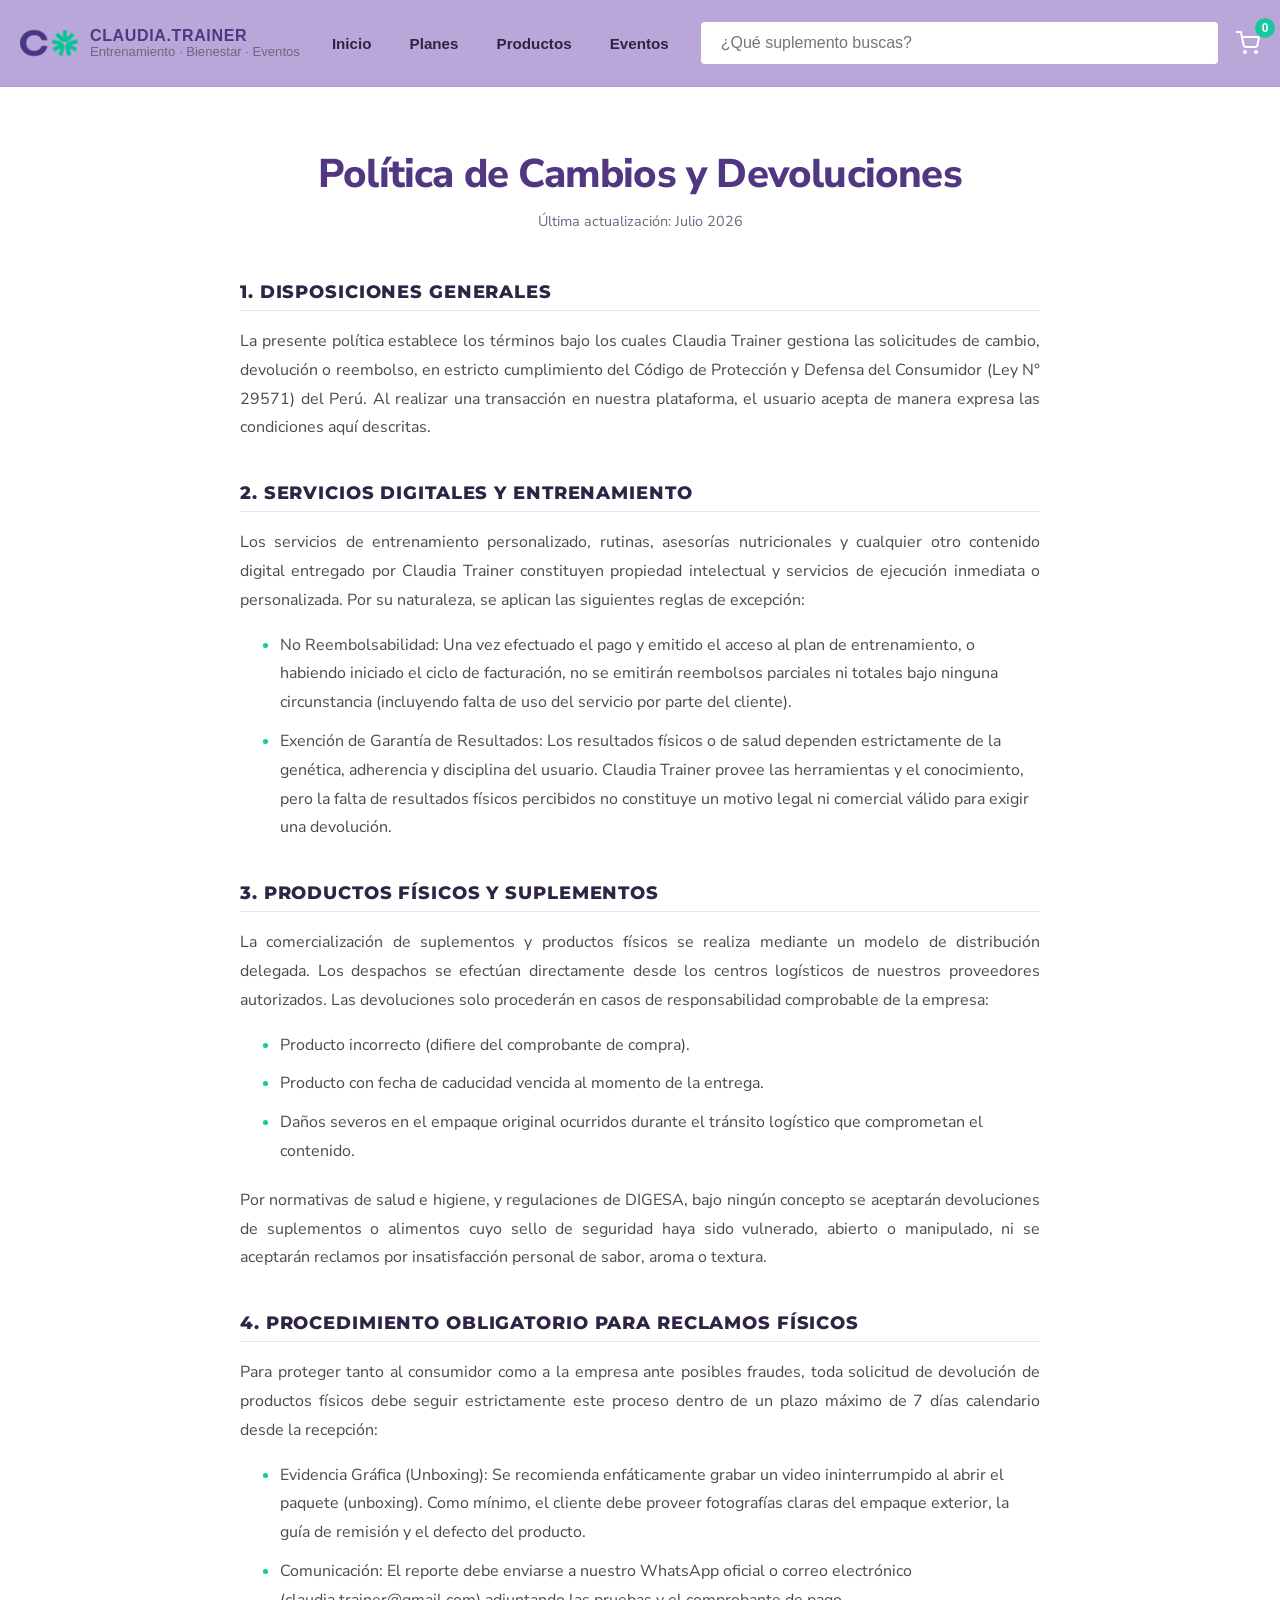
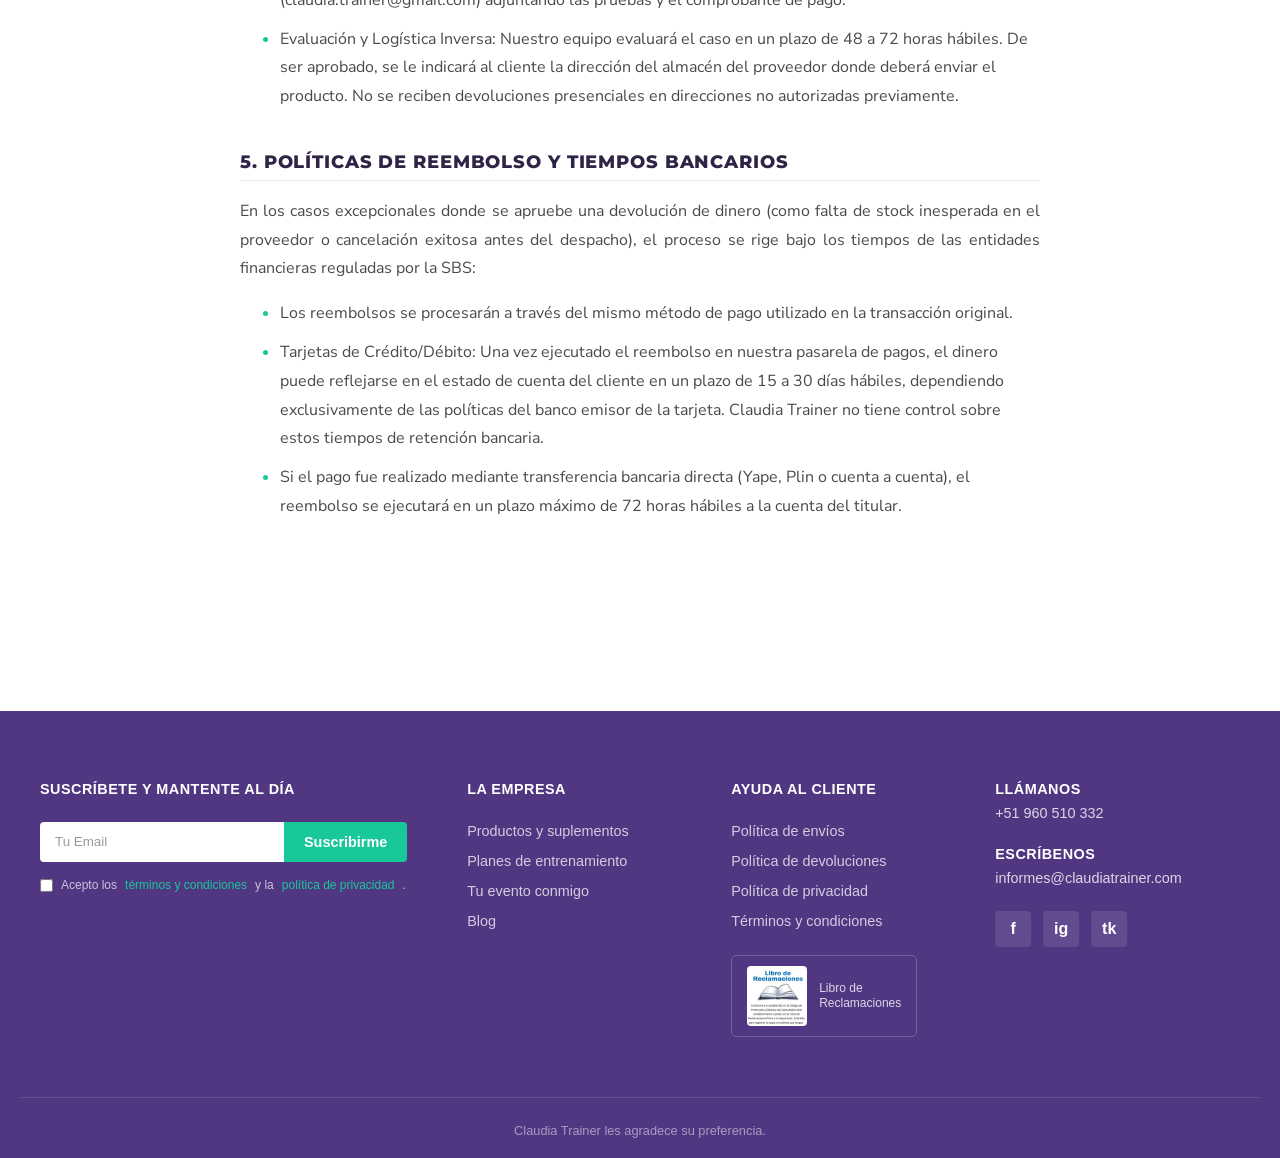
<file: politica-devoluciones.html>
<!DOCTYPE html>
<html lang="es">

<head>
    <meta charset="UTF-8">
    <meta name="viewport" content="width=device-width, initial-scale=1.0">
    <title>Política de Devoluciones | Claudia Trainer</title>
    <link rel="icon" type="image/png" href="img/logo.png">
    <link
        href="https://fonts.googleapis.com/css2?family=Montserrat:wght@600;700;800;900&family=Nunito+Sans:wght@400;500;600;700;800&display=swap"
        rel="stylesheet">
    <link rel="stylesheet" href="global.css">
    <link rel="stylesheet" href="legal.css">
</head>

<body>

    <header class="site-header">
        <div class="header-inner">

            <div class="hamburger-menu" onclick="toggleMenu()">
                <svg viewBox="0 0 24 24" width="28" height="28" stroke="currentColor" stroke-width="2" fill="none"
                    stroke-linecap="round" stroke-linejoin="round">
                    <line x1="3" y1="12" x2="21" y2="12"></line>
                    <line x1="3" y1="6" x2="21" y2="6"></line>
                    <line x1="3" y1="18" x2="21" y2="18"></line>
                </svg>
            </div>


            <a href="index.html" class="brand">
                <img src="img/logo.png" alt="Claudia Trainer" class="brand-logo">
                <div class="brand-text">
                    <span class="brand-name">CLAUDIA.TRAINER</span>
                    <span class="brand-tagline">Entrenamiento · Bienestar · Eventos</span>
                </div>
            </a>

            <nav class="header-nav" id="mobileNav">
                <button class="close-menu" onclick="toggleMenu()">&times;</button>

                <a href="index.html" class="nav-link">Inicio</a>
                <a href="planes.html" class="nav-link">Planes</a>
                <a href="productos.html" class="nav-link">Productos</a>
                <a href="eventos.html" class="nav-link">Eventos</a>
            </nav>

            <div class="search-box">
                <input type="text" id="searchInput" placeholder="¿Qué suplemento buscas?">
            </div>

            <div class="header-actions">
                <div class="cart-trigger" onclick="toggleCart()">
                    <svg viewBox="0 0 24 24" width="24" height="24" stroke="currentColor" stroke-width="2" fill="none"
                        stroke-linecap="round" stroke-linejoin="round">
                        <circle cx="9" cy="21" r="1"></circle>
                        <circle cx="20" cy="21" r="1"></circle>
                        <path d="M1 1h4l2.68 13.39a2 2 0 0 0 2 1.61h9.72a2 2 0 0 0 2-1.61L23 6H6"></path>
                    </svg>
                    <span id="cart-count">0</span>
                </div>
            </div>

        </div>
    </header>


    <main class="legal-page-wrapper">
        <article class="legal-container">

            <h1 class="legal-title">Política de Cambios y Devoluciones</h1>
            <p class="legal-update-date">Última actualización: Julio 2026</p>

            <section class="legal-section">
                <h2 class="legal-section-title">1. Disposiciones Generales</h2>
                <p class="legal-text">La presente política establece los términos bajo los cuales Claudia Trainer
                    gestiona las solicitudes de cambio, devolución o reembolso, en estricto cumplimiento del Código de
                    Protección y Defensa del Consumidor (Ley N° 29571) del Perú. Al realizar una transacción en nuestra
                    plataforma, el usuario acepta de manera expresa las condiciones aquí descritas.</p>
            </section>

            <section class="legal-section">
                <h2 class="legal-section-title">2. Servicios Digitales y Entrenamiento</h2>
                <p class="legal-text">Los servicios de entrenamiento personalizado, rutinas, asesorías nutricionales y
                    cualquier otro contenido digital entregado por Claudia Trainer constituyen propiedad intelectual y
                    servicios de ejecución inmediata o personalizada. Por su naturaleza, se aplican las siguientes
                    reglas de excepción:</p>
                <ul class="legal-list">
                    <li>No Reembolsabilidad: Una vez efectuado el pago y emitido el acceso al plan de entrenamiento, o
                        habiendo iniciado el ciclo de facturación, no se emitirán reembolsos parciales ni totales bajo
                        ninguna circunstancia (incluyendo falta de uso del servicio por parte del cliente).</li>
                    <li>Exención de Garantía de Resultados: Los resultados físicos o de salud dependen estrictamente de
                        la genética, adherencia y disciplina del usuario. Claudia Trainer provee las herramientas y el
                        conocimiento, pero la falta de resultados físicos percibidos no constituye un motivo legal ni
                        comercial válido para exigir una devolución.</li>
                </ul>
            </section>

            <section class="legal-section">
                <h2 class="legal-section-title">3. Productos Físicos y Suplementos</h2>
                <p class="legal-text">La comercialización de suplementos y productos físicos se realiza mediante un
                    modelo de distribución delegada. Los despachos se efectúan directamente desde los centros logísticos
                    de nuestros proveedores autorizados. Las devoluciones solo procederán en casos de responsabilidad
                    comprobable de la empresa:</p>
                <ul class="legal-list">
                    <li>Producto incorrecto (difiere del comprobante de compra).</li>
                    <li>Producto con fecha de caducidad vencida al momento de la entrega.</li>
                    <li>Daños severos en el empaque original ocurridos durante el tránsito logístico que comprometan el
                        contenido.</li>
                </ul>

                <p class="legal-text">Por normativas de salud e higiene, y regulaciones de DIGESA, bajo ningún concepto
                    se aceptarán devoluciones de suplementos o alimentos cuyo sello de seguridad haya sido vulnerado,
                    abierto o manipulado, ni se aceptarán reclamos por insatisfacción personal de sabor, aroma o
                    textura.</p>
            </section>

            <section class="legal-section">
                <h2 class="legal-section-title">4. Procedimiento Obligatorio para Reclamos Físicos</h2>
                <p class="legal-text">Para proteger tanto al consumidor como a la empresa ante posibles fraudes, toda
                    solicitud de devolución de productos físicos debe seguir estrictamente este proceso dentro de un
                    plazo máximo de 7 días calendario desde la recepción:</p>
                <ul class="legal-list">
                    <li>Evidencia Gráfica (Unboxing): Se recomienda enfáticamente grabar un video ininterrumpido al
                        abrir el paquete (unboxing). Como mínimo, el cliente debe proveer fotografías claras del empaque
                        exterior, la guía de remisión y el defecto del producto.</li>
                    <li>Comunicación: El reporte debe enviarse a nuestro WhatsApp oficial o correo electrónico
                        (claudia.trainer@gmail.com) adjuntando las pruebas y el comprobante de pago.</li>
                    <li>Evaluación y Logística Inversa: Nuestro equipo evaluará el caso en un plazo de 48 a 72 horas
                        hábiles. De ser aprobado, se le indicará al cliente la dirección del almacén del proveedor donde
                        deberá enviar el producto. No se reciben devoluciones presenciales en direcciones no autorizadas
                        previamente.</li>
                </ul>
            </section>

            <section class="legal-section">
                <h2 class="legal-section-title">5. Políticas de Reembolso y Tiempos Bancarios</h2>
                <p class="legal-text">En los casos excepcionales donde se apruebe una devolución de dinero (como falta
                    de stock inesperada en el proveedor o cancelación exitosa antes del despacho), el proceso se rige
                    bajo los tiempos de las entidades financieras reguladas por la SBS:</p>
                <ul class="legal-list">
                    <li>Los reembolsos se procesarán a través del mismo método de pago utilizado en la transacción
                        original.</li>
                    <li>Tarjetas de Crédito/Débito: Una vez ejecutado el reembolso en nuestra pasarela de pagos, el
                        dinero puede reflejarse en el estado de cuenta del cliente en un plazo de 15 a 30 días hábiles,
                        dependiendo exclusivamente de las políticas del banco emisor de la tarjeta. Claudia Trainer no
                        tiene control sobre estos tiempos de retención bancaria.</li>
                    <li>Si el pago fue realizado mediante transferencia bancaria directa (Yape, Plin o cuenta a cuenta),
                        el reembolso se ejecutará en un plazo máximo de 72 horas hábiles a la cuenta del titular.</li>
                </ul>
            </section>

        </article>
    </main>
    <script src="js/carrito.js"></script>

    <footer class="main-footer">
        <div class="footer-container">
            <div class="footer-col">
                <h4>SUSCRÍBETE Y MANTENTE AL DÍA</h4>
                <form class="subscribe-form">
                    <input type="email" placeholder="Tu Email" required>
                    <button type="submit" class="btn-subscribe">Suscribirme</button>
                </form>
                <label class="terms-label">
                    <input type="checkbox" required> Acepto los <a href="terminos.html">términos y condiciones</a> y la
                    <a href="politica-privacidad.html">política de privacidad</a>.
                </label>
            </div>
            <div class="footer-col">
                <h4>LA EMPRESA</h4>
                <ul>
                    <li><a href="productos.html">Productos y suplementos</a></li>
                    <li><a href="planes.html">Planes de entrenamiento</a></li>
                    <li><a href="eventos.html">Tu evento conmigo</a></li>
                    <li><a href="#">Blog</a></li>
                </ul>
            </div>
            <div class="footer-col">
                <h4>AYUDA AL CLIENTE</h4>
                <ul>
                    <li><a href="politica-envios.html">Política de envíos</a></li>
                    <li><a href="politica-devoluciones.html">Política de devoluciones</a></li>
                    <li><a href="politica-privacidad.html">Política de privacidad</a></li>
                    <li><a href="terminos.html">Términos y condiciones</a></li>
                </ul>
                <div class="reclamaciones">
                    <img src="img/libro-reclamaciones.webp" alt="Libro de Reclamaciones"
                        onerror="this.src='https://cdn-icons-png.flaticon.com/512/3503/3503827.png'">
                    <span>Libro de<br>Reclamaciones</span>
                </div>
            </div>
            <div class="footer-col">
                <div class="contact-item">
                    <h4>LLÁMANOS</h4>
                    <p>+51 960 510 332</p>
                </div>
                <div class="contact-item">
                    <h4>ESCRÍBENOS</h4>
                    <p>informes@claudiatrainer.com</p>
                </div>
                <div class="social-icons">
                    <a href="https://www.facebook.com/claudia.trainer.peru" class="icon-fb">f</a>
                    <a href="https://www.instagram.com/claudia.trainer.peru/reels/" class="icon-ig">ig</a>
                    <a href="https://www.tiktok.com/@claudia.trainer.peru" class="icon-tk">tk</a>
                </div>
            </div>
        </div>
        <div class="footer-bottom">
            <p>Claudia Trainer les agradece su preferencia.</p>
        </div>
    </footer>
</body>

</html>
</file>
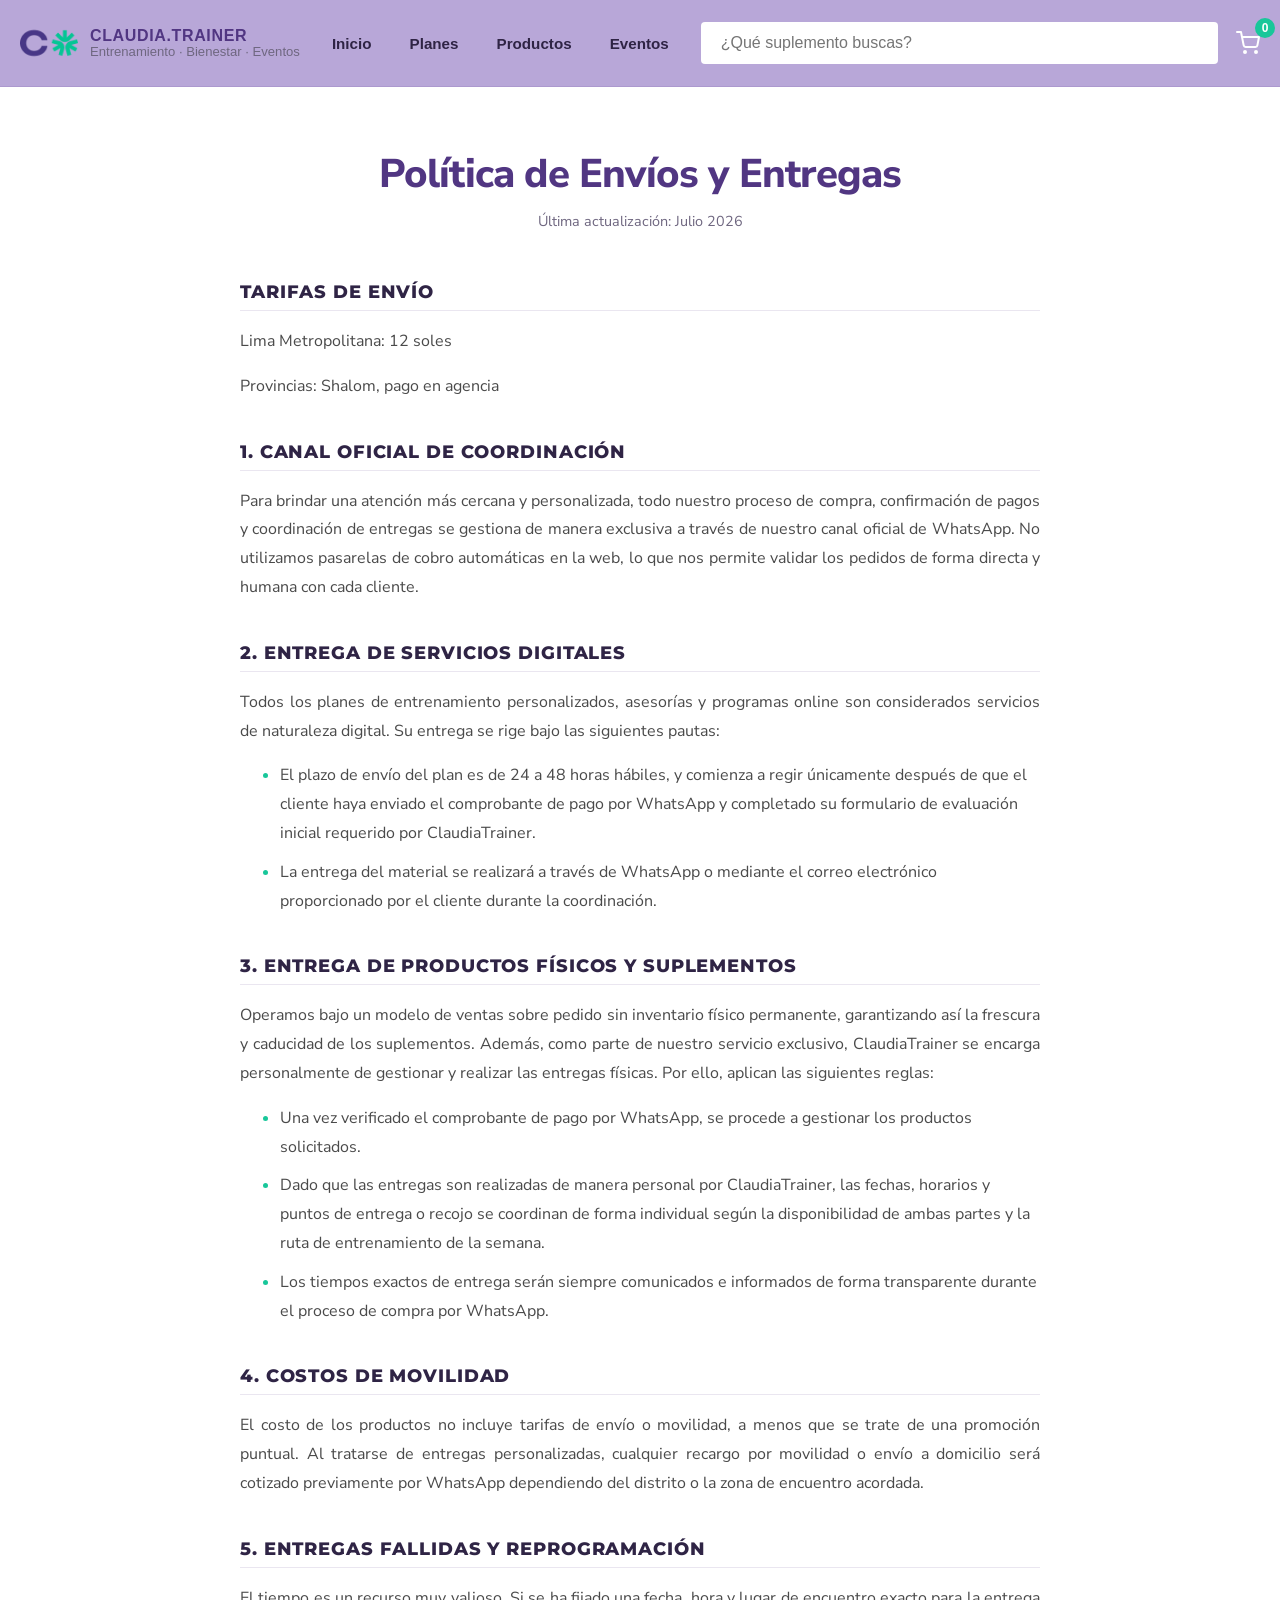
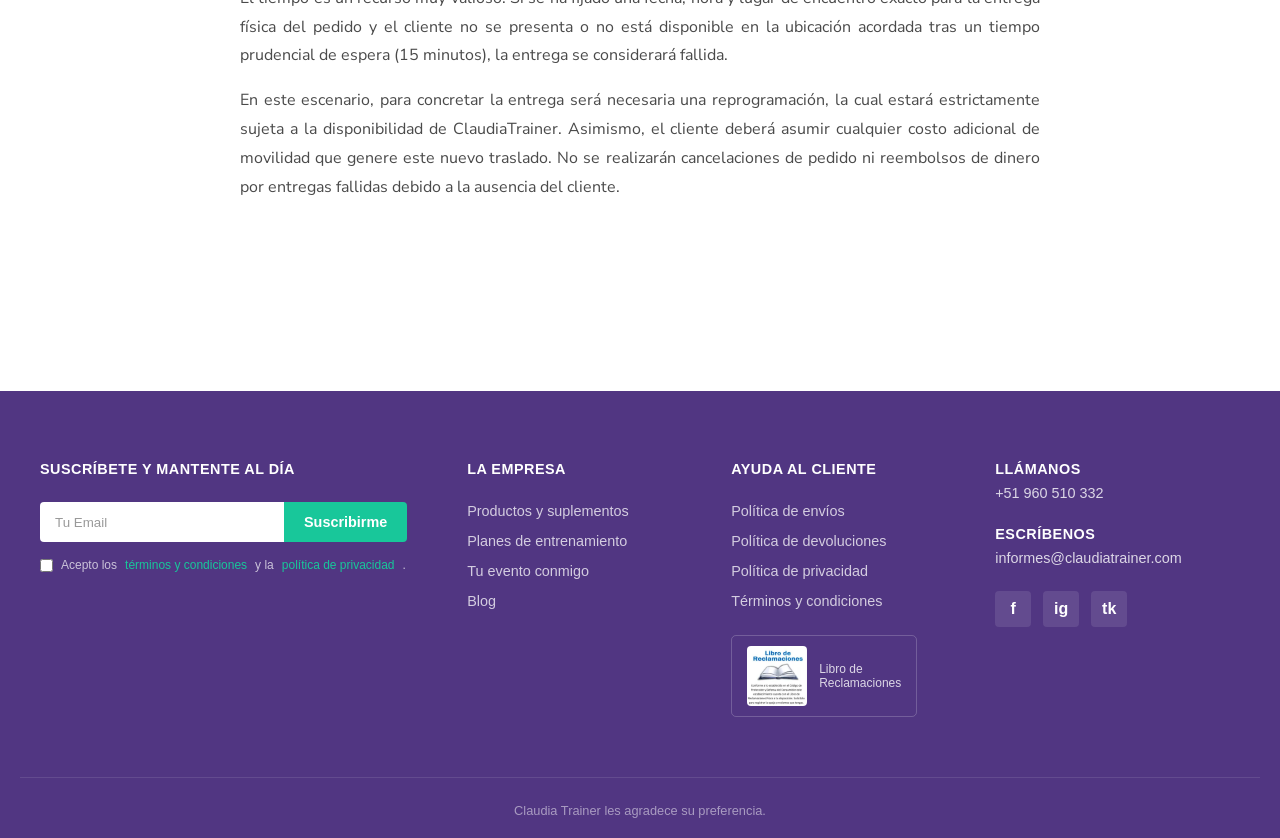
<file: politica-envios.html>
<!DOCTYPE html>
<html lang="es">

<head>
    <meta charset="UTF-8">
    <meta name="viewport" content="width=device-width, initial-scale=1.0">
    <title>Política de Envíos | Claudia Trainer</title>
    <link rel="icon" type="image/png" href="img/logo.png">
    <link
        href="https://fonts.googleapis.com/css2?family=Montserrat:wght@600;700;800;900&family=Nunito+Sans:wght@400;500;600;700;800&display=swap"
        rel="stylesheet">
    <link rel="stylesheet" href="global.css">
    <link rel="stylesheet" href="legal.css">
</head>

<body>

    <header class="site-header">
        <div class="header-inner">

            <div class="hamburger-menu" onclick="toggleMenu()">
                <svg viewBox="0 0 24 24" width="28" height="28" stroke="currentColor" stroke-width="2" fill="none"
                    stroke-linecap="round" stroke-linejoin="round">
                    <line x1="3" y1="12" x2="21" y2="12"></line>
                    <line x1="3" y1="6" x2="21" y2="6"></line>
                    <line x1="3" y1="18" x2="21" y2="18"></line>
                </svg>
            </div>


            <a href="index.html" class="brand">
                <img src="img/logo.png" alt="Claudia Trainer" class="brand-logo">
                <div class="brand-text">
                    <span class="brand-name">CLAUDIA.TRAINER</span>
                    <span class="brand-tagline">Entrenamiento · Bienestar · Eventos</span>
                </div>
            </a>


            <nav class="header-nav" id="mobileNav">
                <button class="close-menu" onclick="toggleMenu()">&times;</button>

                <a href="index.html" class="nav-link">Inicio</a>
                <a href="planes.html" class="nav-link">Planes</a>
                <a href="productos.html" class="nav-link">Productos</a>
                <a href="eventos.html" class="nav-link">Eventos</a>
            </nav>


            <div class="search-box">
                <input type="text" id="searchInput" placeholder="¿Qué suplemento buscas?">
            </div>

            <div class="header-actions">
                <div class="cart-trigger" onclick="toggleCart()">
                    <svg viewBox="0 0 24 24" width="24" height="24" stroke="currentColor" stroke-width="2" fill="none"
                        stroke-linecap="round" stroke-linejoin="round">
                        <circle cx="9" cy="21" r="1"></circle>
                        <circle cx="20" cy="21" r="1"></circle>
                        <path d="M1 1h4l2.68 13.39a2 2 0 0 0 2 1.61h9.72a2 2 0 0 0 2-1.61L23 6H6"></path>
                    </svg>
                    <span id="cart-count">0</span>
                </div>
            </div>

        </div>
    </header>


    <main class="legal-page-wrapper">
        <article class="legal-container">

            <h1 class="legal-title">Política de Envíos y Entregas</h1>
            <p class="legal-update-date">Última actualización: Julio 2026</p>

            <section class="legal-section">
                <h2 class="legal-section-title">Tarifas de Envío</h2>
                <p class="legal-text">Lima Metropolitana: 12 soles</p>
                <p class="legal-text">Provincias: Shalom, pago en agencia</p>
            </section>

            <section class="legal-section">
                <h2 class="legal-section-title">1. Canal Oficial de Coordinación</h2>
                <p class="legal-text">Para brindar una atención más cercana y personalizada, todo nuestro proceso de
                    compra, confirmación de pagos y coordinación de entregas se gestiona de manera exclusiva a través de
                    nuestro canal oficial de WhatsApp. No utilizamos pasarelas de cobro automáticas en la web, lo que
                    nos permite validar los pedidos de forma directa y humana con cada cliente.</p>
            </section>

            <section class="legal-section">
                <h2 class="legal-section-title">2. Entrega de Servicios Digitales</h2>
                <p class="legal-text">Todos los planes de entrenamiento personalizados, asesorías y programas online son
                    considerados servicios de naturaleza digital. Su entrega se rige bajo las siguientes pautas:</p>
                <ul class="legal-list">
                    <li>El plazo de envío del plan es de 24 a 48 horas hábiles, y comienza a regir únicamente después de
                        que el cliente haya enviado el comprobante de pago por WhatsApp y completado su formulario de
                        evaluación inicial requerido por ClaudiaTrainer.</li>
                    <li>La entrega del material se realizará a través de WhatsApp o mediante el correo electrónico
                        proporcionado por el cliente durante la coordinación.</li>
                </ul>
            </section>

            <section class="legal-section">
                <h2 class="legal-section-title">3. Entrega de Productos Físicos y Suplementos</h2>
                <p class="legal-text">Operamos bajo un modelo de ventas sobre pedido sin inventario físico permanente,
                    garantizando así la frescura y caducidad de los suplementos. Además, como parte de nuestro servicio
                    exclusivo, ClaudiaTrainer se encarga personalmente de gestionar y realizar las entregas físicas. Por
                    ello, aplican las siguientes reglas:</p>
                <ul class="legal-list">
                    <li>Una vez verificado el comprobante de pago por WhatsApp, se procede a gestionar los productos
                        solicitados.</li>
                    <li>Dado que las entregas son realizadas de manera personal por ClaudiaTrainer, las fechas, horarios
                        y puntos de entrega o recojo se coordinan de forma individual según la disponibilidad de ambas
                        partes y la ruta de entrenamiento de la semana.</li>
                    <li>Los tiempos exactos de entrega serán siempre comunicados e informados de forma transparente
                        durante el proceso de compra por WhatsApp.</li>
                </ul>
            </section>

            <section class="legal-section">
                <h2 class="legal-section-title">4. Costos de Movilidad</h2>
                <p class="legal-text">El costo de los productos no incluye tarifas de envío o movilidad, a menos que se
                    trate de una promoción puntual. Al tratarse de entregas personalizadas, cualquier recargo por
                    movilidad o envío a domicilio será cotizado previamente por WhatsApp dependiendo del distrito o la
                    zona de encuentro acordada.</p>
            </section>

            <section class="legal-section">
                <h2 class="legal-section-title">5. Entregas Fallidas y Reprogramación</h2>
                <p class="legal-text">El tiempo es un recurso muy valioso. Si se ha fijado una fecha, hora y lugar de
                    encuentro exacto para la entrega física del pedido y el cliente no se presenta o no está disponible
                    en la ubicación acordada tras un tiempo prudencial de espera (15 minutos), la entrega se considerará
                    fallida.</p>
                <p class="legal-text">En este escenario, para concretar la entrega será necesaria una reprogramación, la
                    cual estará estrictamente sujeta a la disponibilidad de ClaudiaTrainer. Asimismo, el cliente deberá
                    asumir cualquier costo adicional de movilidad que genere este nuevo traslado. No se realizarán
                    cancelaciones de pedido ni reembolsos de dinero por entregas fallidas debido a la ausencia del
                    cliente.</p>
            </section>

        </article>
    </main>
    <script src="js/carrito.js"></script>

    <footer class="main-footer">
        <div class="footer-container">
            <div class="footer-col">
                <h4>SUSCRÍBETE Y MANTENTE AL DÍA</h4>
                <form class="subscribe-form">
                    <input type="email" placeholder="Tu Email" required>
                    <button type="submit" class="btn-subscribe">Suscribirme</button>
                </form>
                <label class="terms-label">
                    <input type="checkbox" required> Acepto los <a href="terminos.html">términos y condiciones</a> y la
                    <a href="politica-privacidad.html">política de privacidad</a>.
                </label>
            </div>
            <div class="footer-col">
                <h4>LA EMPRESA</h4>
                <ul>
                    <li><a href="productos.html">Productos y suplementos</a></li>
                    <li><a href="planes.html">Planes de entrenamiento</a></li>
                    <li><a href="eventos.html">Tu evento conmigo</a></li>
                    <li><a href="#">Blog</a></li>
                </ul>
            </div>
            <div class="footer-col">
                <h4>AYUDA AL CLIENTE</h4>
                <ul>
                    <li><a href="politica-envios.html">Política de envíos</a></li>
                    <li><a href="politica-devoluciones.html">Política de devoluciones</a></li>
                    <li><a href="politica-privacidad.html">Política de privacidad</a></li>
                    <li><a href="terminos.html">Términos y condiciones</a></li>
                </ul>
                <div class="reclamaciones">
                    <img src="img/libro-reclamaciones.webp" alt="Libro de Reclamaciones"
                        onerror="this.src='https://cdn-icons-png.flaticon.com/512/3503/3503827.png'">
                    <span>Libro de<br>Reclamaciones</span>
                </div>
            </div>
            <div class="footer-col">
                <div class="contact-item">
                    <h4>LLÁMANOS</h4>
                    <p>+51 960 510 332</p>
                </div>
                <div class="contact-item">
                    <h4>ESCRÍBENOS</h4>
                    <p>informes@claudiatrainer.com</p>
                </div>
                <div class="social-icons">
                    <a href="https://www.facebook.com/claudia.trainer.peru" class="icon-fb">f</a>
                    <a href="https://www.instagram.com/claudia.trainer.peru/reels/" class="icon-ig">ig</a>
                    <a href="https://www.tiktok.com/@claudia.trainer.peru" class="icon-tk">tk</a>
                </div>
            </div>
        </div>
        <div class="footer-bottom">
            <p>Claudia Trainer les agradece su preferencia.</p>
        </div>
    </footer>
</body>

</html>
</file>
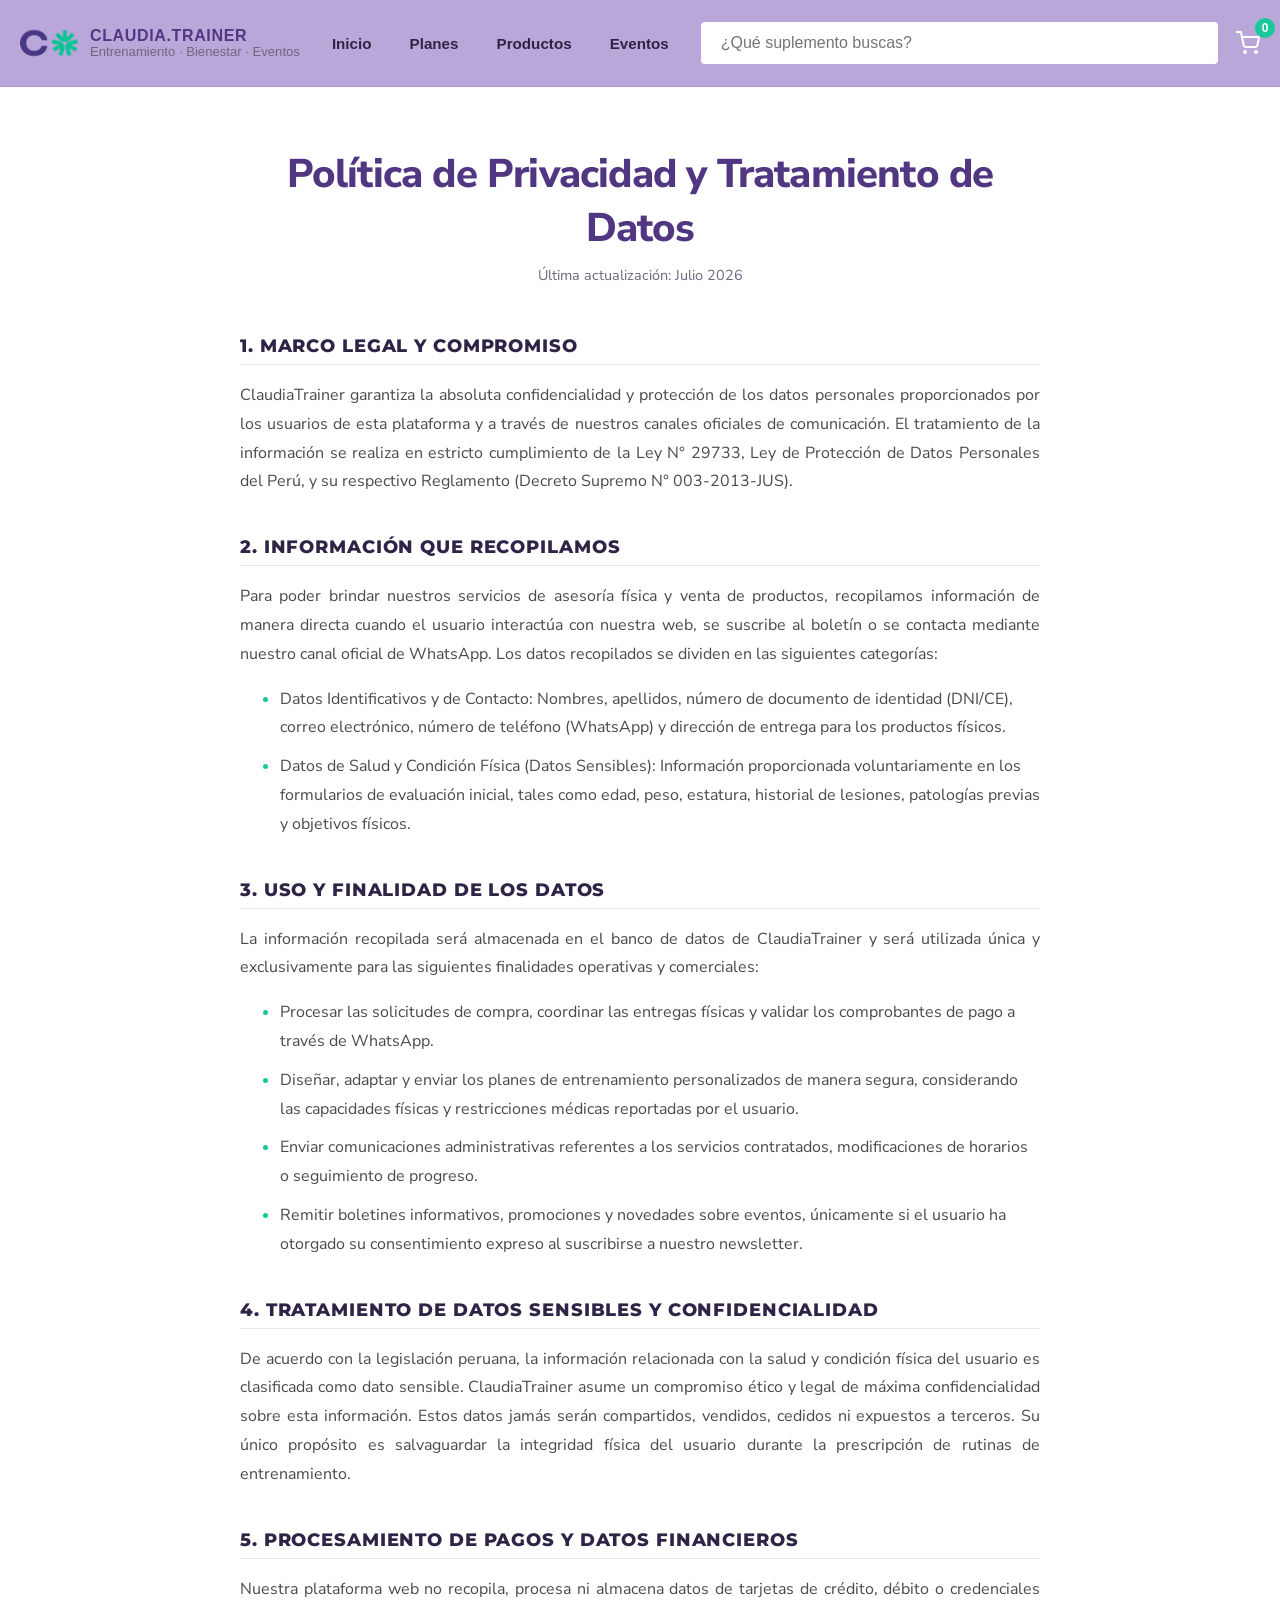
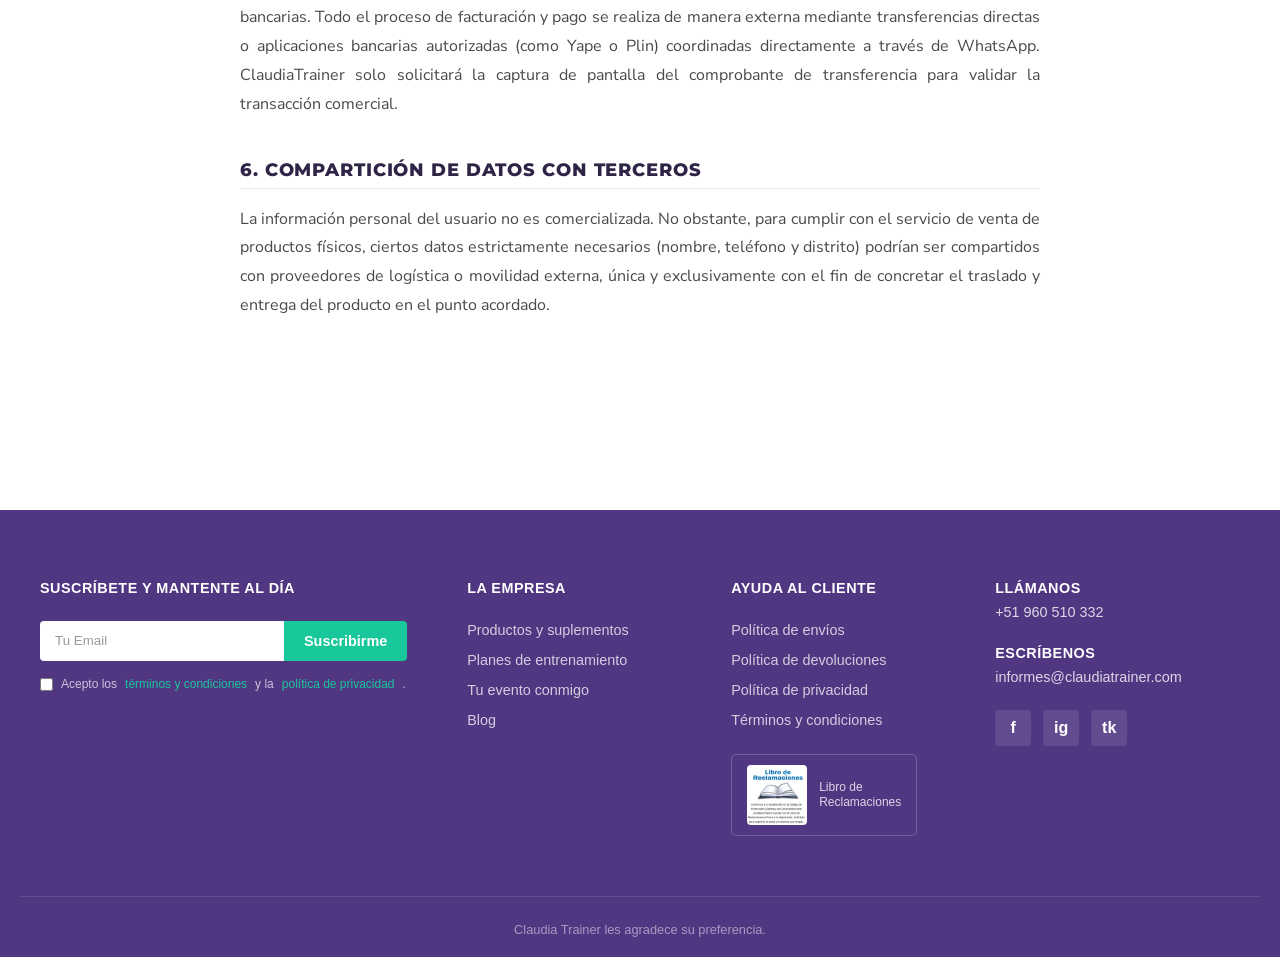
<file: politica-privacidad.html>
<!DOCTYPE html>
<html lang="es">

<head>
    <meta charset="UTF-8">
    <meta name="viewport" content="width=device-width, initial-scale=1.0">
    <title>Política de Privacidad | Claudia Trainer</title>
    <link rel="icon" type="image/png" href="img/logo.png">
    <link
        href="https://fonts.googleapis.com/css2?family=Montserrat:wght@600;700;800;900&family=Nunito+Sans:wght@400;500;600;700;800&display=swap"
        rel="stylesheet">
    <link rel="stylesheet" href="global.css">
    <link rel="stylesheet" href="legal.css">
</head>

<body>
    <header class="site-header">
        <div class="header-inner">

            <div class="hamburger-menu" onclick="toggleMenu()">
                <svg viewBox="0 0 24 24" width="28" height="28" stroke="currentColor" stroke-width="2" fill="none"
                    stroke-linecap="round" stroke-linejoin="round">
                    <line x1="3" y1="12" x2="21" y2="12"></line>
                    <line x1="3" y1="6" x2="21" y2="6"></line>
                    <line x1="3" y1="18" x2="21" y2="18"></line>
                </svg>
            </div>

            <a href="index.html" class="brand">
                <img src="img/logo.png" alt="Claudia Trainer" class="brand-logo">
                <div class="brand-text">
                    <span class="brand-name">CLAUDIA.TRAINER</span>
                    <span class="brand-tagline">Entrenamiento · Bienestar · Eventos</span>
                </div>
            </a>

            <nav class="header-nav" id="mobileNav">
                <button class="close-menu" onclick="toggleMenu()">&times;</button>

                <a href="index.html" class="nav-link">Inicio</a>
                <a href="planes.html" class="nav-link">Planes</a>
                <a href="productos.html" class="nav-link">Productos</a>
                <a href="eventos.html" class="nav-link">Eventos</a>
            </nav>


            <div class="search-box">
                <input type="text" id="searchInput" placeholder="¿Qué suplemento buscas?">
            </div>

            <div class="header-actions">
                <div class="cart-trigger" onclick="toggleCart()">
                    <svg viewBox="0 0 24 24" width="24" height="24" stroke="currentColor" stroke-width="2" fill="none"
                        stroke-linecap="round" stroke-linejoin="round">
                        <circle cx="9" cy="21" r="1"></circle>
                        <circle cx="20" cy="21" r="1"></circle>
                        <path d="M1 1h4l2.68 13.39a2 2 0 0 0 2 1.61h9.72a2 2 0 0 0 2-1.61L23 6H6"></path>
                    </svg>
                    <span id="cart-count">0</span>
                </div>
            </div>

        </div>
    </header>

    <main class="legal-page-wrapper">
        <article class="legal-container">

            <h1 class="legal-title">Política de Privacidad y Tratamiento de Datos</h1>
            <p class="legal-update-date">Última actualización: Julio 2026</p>

            <section class="legal-section">
                <h2 class="legal-section-title">1. Marco Legal y Compromiso</h2>
                <p class="legal-text">ClaudiaTrainer garantiza la absoluta confidencialidad y protección de los datos
                    personales proporcionados por los usuarios de esta plataforma y a través de nuestros canales
                    oficiales de comunicación. El tratamiento de la información se realiza en estricto cumplimiento de
                    la Ley N° 29733, Ley de Protección de Datos Personales del Perú, y su respectivo Reglamento (Decreto
                    Supremo N° 003-2013-JUS).</p>
            </section>

            <section class="legal-section">
                <h2 class="legal-section-title">2. Información que Recopilamos</h2>
                <p class="legal-text">Para poder brindar nuestros servicios de asesoría física y venta de productos,
                    recopilamos información de manera directa cuando el usuario interactúa con nuestra web, se suscribe
                    al boletín o se contacta mediante nuestro canal oficial de WhatsApp. Los datos recopilados se
                    dividen en las siguientes categorías:</p>
                <ul class="legal-list">
                    <li>Datos Identificativos y de Contacto: Nombres, apellidos, número de documento de identidad
                        (DNI/CE), correo electrónico, número de teléfono (WhatsApp) y dirección de entrega para los
                        productos físicos.</li>
                    <li>Datos de Salud y Condición Física (Datos Sensibles): Información proporcionada voluntariamente
                        en los formularios de evaluación inicial, tales como edad, peso, estatura, historial de
                        lesiones, patologías previas y objetivos físicos.</li>
                </ul>
            </section>

            <section class="legal-section">
                <h2 class="legal-section-title">3. Uso y Finalidad de los Datos</h2>
                <p class="legal-text">La información recopilada será almacenada en el banco de datos de ClaudiaTrainer y
                    será utilizada única y exclusivamente para las siguientes finalidades operativas y comerciales:</p>
                <ul class="legal-list">
                    <li>Procesar las solicitudes de compra, coordinar las entregas físicas y validar los comprobantes de
                        pago a través de WhatsApp.</li>
                    <li>Diseñar, adaptar y enviar los planes de entrenamiento personalizados de manera segura,
                        considerando las capacidades físicas y restricciones médicas reportadas por el usuario.</li>
                    <li>Enviar comunicaciones administrativas referentes a los servicios contratados, modificaciones de
                        horarios o seguimiento de progreso.</li>
                    <li>Remitir boletines informativos, promociones y novedades sobre eventos, únicamente si el usuario
                        ha otorgado su consentimiento expreso al suscribirse a nuestro newsletter.</li>
                </ul>
            </section>

            <section class="legal-section">
                <h2 class="legal-section-title">4. Tratamiento de Datos Sensibles y Confidencialidad</h2>
                <p class="legal-text">De acuerdo con la legislación peruana, la información relacionada con la salud y
                    condición física del usuario es clasificada como dato sensible. ClaudiaTrainer asume un compromiso
                    ético y legal de máxima confidencialidad sobre esta información. Estos datos jamás serán
                    compartidos, vendidos, cedidos ni expuestos a terceros. Su único propósito es salvaguardar la
                    integridad física del usuario durante la prescripción de rutinas de entrenamiento.</p>
            </section>

            <section class="legal-section">
                <h2 class="legal-section-title">5. Procesamiento de Pagos y Datos Financieros</h2>
                <p class="legal-text">Nuestra plataforma web no recopila, procesa ni almacena datos de tarjetas de
                    crédito, débito o credenciales bancarias. Todo el proceso de facturación y pago se realiza de manera
                    externa mediante transferencias directas o aplicaciones bancarias autorizadas (como Yape o Plin)
                    coordinadas directamente a través de WhatsApp. ClaudiaTrainer solo solicitará la captura de pantalla
                    del comprobante de transferencia para validar la transacción comercial.</p>
            </section>

            <section class="legal-section">
                <h2 class="legal-section-title">6. Compartición de Datos con Terceros</h2>
                <p class="legal-text">La información personal del usuario no es comercializada. No obstante, para
                    cumplir con el servicio de venta de productos físicos, ciertos datos estrictamente necesarios
                    (nombre, teléfono y distrito) podrían ser compartidos con proveedores de logística o movilidad
                    externa, única y exclusivamente con el fin de concretar el traslado y entrega del producto en el
                    punto acordado.</p>
            </section>

        </article>
    </main>
    <script src="js/carrito.js"></script>
    <footer class="main-footer">
        <div class="footer-container">
            <div class="footer-col">
                <h4>SUSCRÍBETE Y MANTENTE AL DÍA</h4>
                <form class="subscribe-form">
                    <input type="email" placeholder="Tu Email" required>
                    <button type="submit" class="btn-subscribe">Suscribirme</button>
                </form>
                <label class="terms-label">
                    <input type="checkbox" required> Acepto los <a href="terminos.html">términos y condiciones</a> y la
                    <a href="politica-privacidad.html">política de privacidad</a>.
                </label>
            </div>
            <div class="footer-col">
                <h4>LA EMPRESA</h4>
                <ul>
                    <li><a href="productos.html">Productos y suplementos</a></li>
                    <li><a href="planes.html">Planes de entrenamiento</a></li>
                    <li><a href="eventos.html">Tu evento conmigo</a></li>
                    <li><a href="#">Blog</a></li>
                </ul>
            </div>
            <div class="footer-col">
                <h4>AYUDA AL CLIENTE</h4>
                <ul>
                    <li><a href="politica-envios.html">Política de envíos</a></li>
                    <li><a href="politica-devoluciones.html">Política de devoluciones</a></li>
                    <li><a href="politica-privacidad.html">Política de privacidad</a></li>
                    <li><a href="terminos.html">Términos y condiciones</a></li>
                </ul>
                <div class="reclamaciones">
                    <img src="img/libro-reclamaciones.webp" alt="Libro de Reclamaciones"
                        onerror="this.src='https://cdn-icons-png.flaticon.com/512/3503/3503827.png'">
                    <span>Libro de<br>Reclamaciones</span>
                </div>
            </div>
            <div class="footer-col">
                <div class="contact-item">
                    <h4>LLÁMANOS</h4>
                    <p>+51 960 510 332</p>
                </div>
                <div class="contact-item">
                    <h4>ESCRÍBENOS</h4>
                    <p>informes@claudiatrainer.com</p>
                </div>
                <div class="social-icons">
                    <a href="https://www.facebook.com/claudia.trainer.peru" class="icon-fb">f</a>
                    <a href="https://www.instagram.com/claudia.trainer.peru/reels/" class="icon-ig">ig</a>
                    <a href="https://www.tiktok.com/@claudia.trainer.peru" class="icon-tk">tk</a>
                </div>
            </div>
        </div>
        <div class="footer-bottom">
            <p>Claudia Trainer les agradece su preferencia.</p>
        </div>
    </footer>
</body>

</html>
</file>
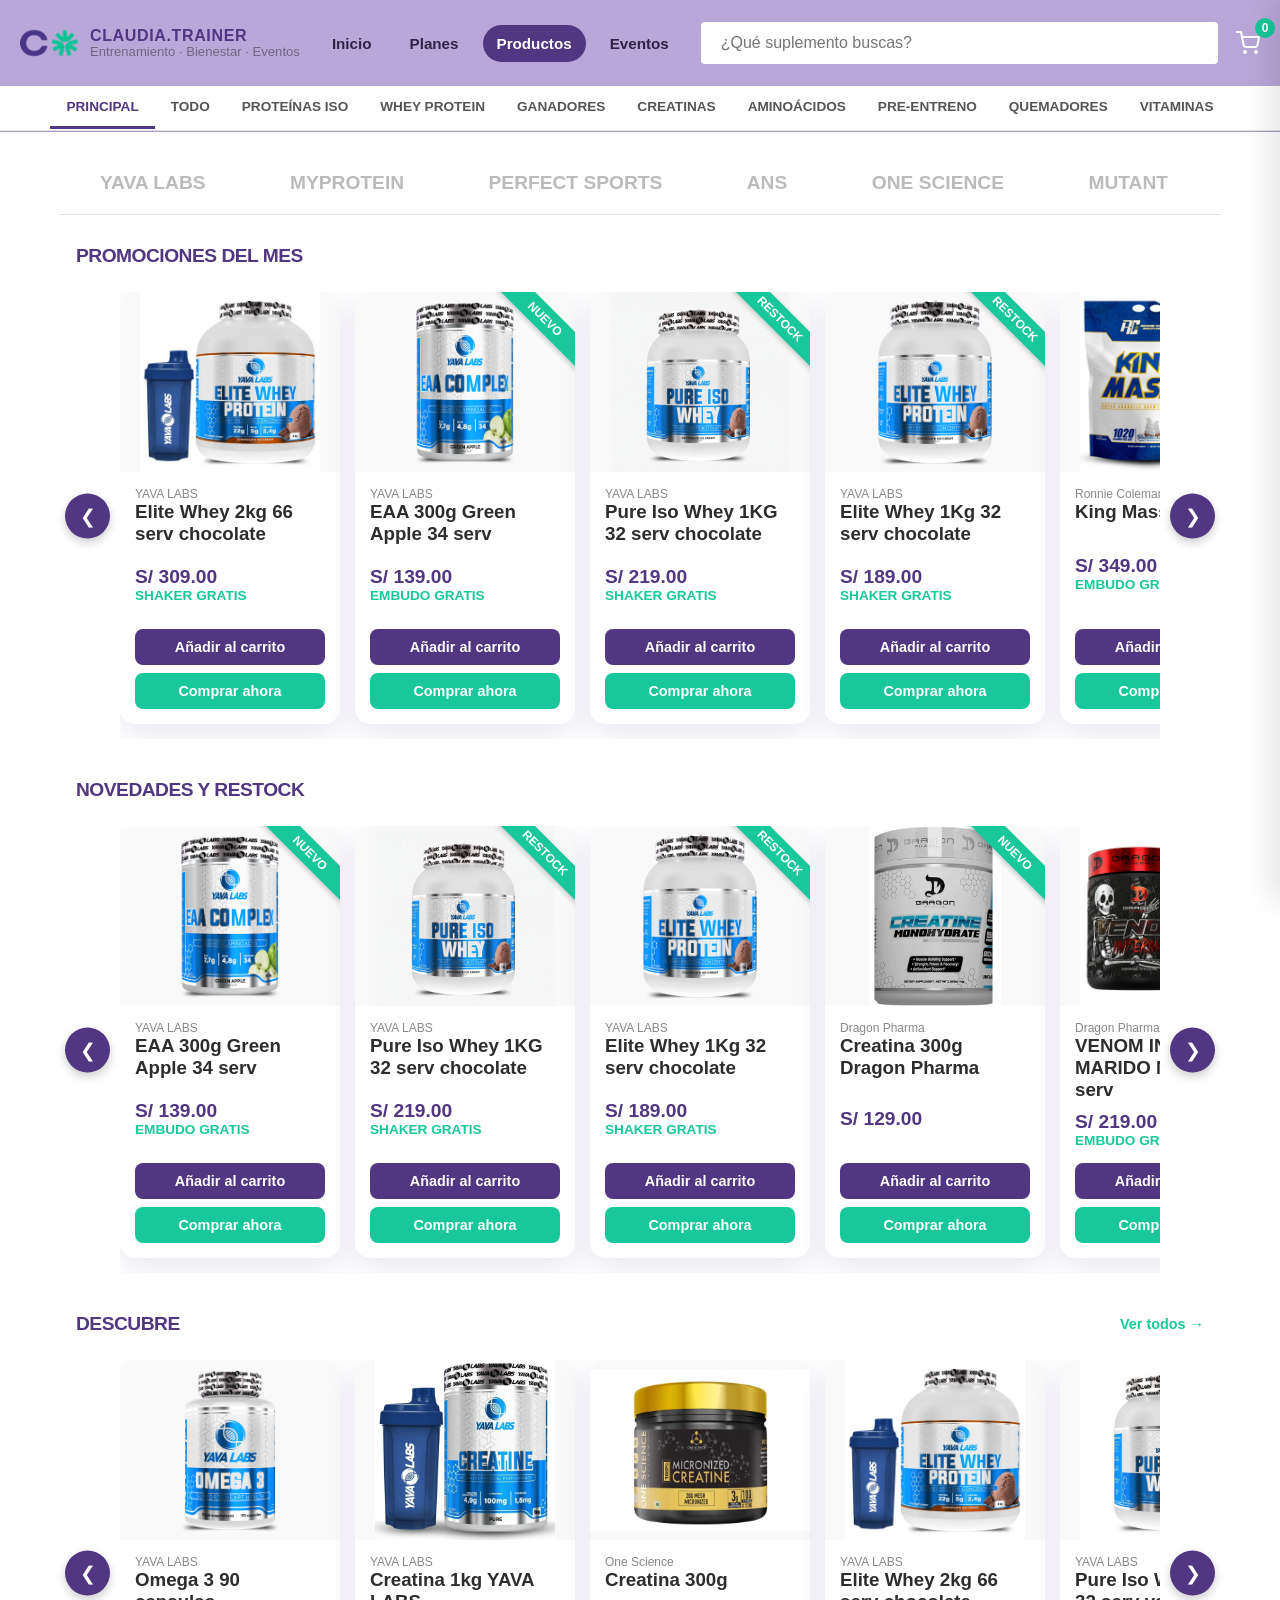
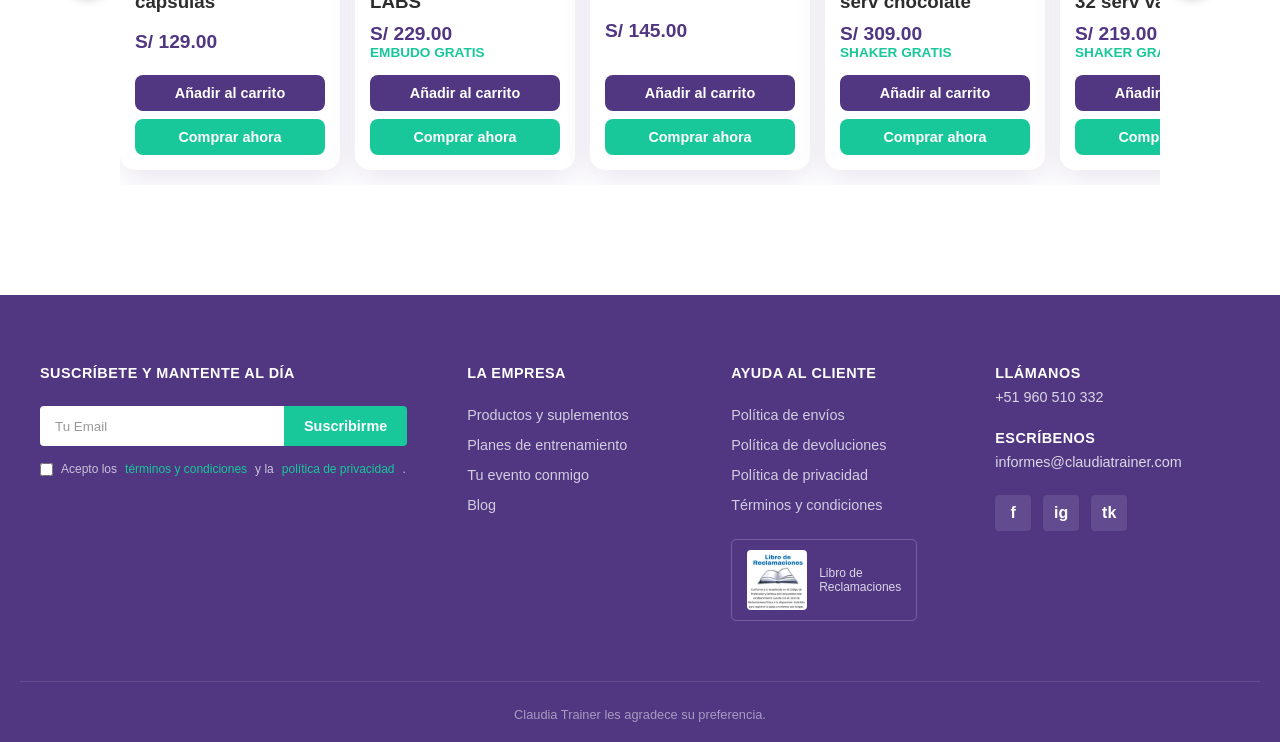
<file: productos.html>
<!DOCTYPE html>
<html lang="es">

<head>
    <meta charset="UTF-8">
    <meta name="viewport" content="width=device-width, initial-scale=1.0">
    <title>Productos y Suplementos | Claudia Trainer</title>
    <link rel="icon" type="image/png" href="img/logo.png">
    <link rel="stylesheet" href="global.css">
    <link rel="stylesheet" href="productos.css">
</head>

<body>
    <header class="site-header">
        <div class="header-inner">

            <div class="hamburger-menu" onclick="toggleMenu()">
                <svg viewBox="0 0 24 24" width="28" height="28" stroke="currentColor" stroke-width="2" fill="none"
                    stroke-linecap="round" stroke-linejoin="round">
                    <line x1="3" y1="12" x2="21" y2="12"></line>
                    <line x1="3" y1="6" x2="21" y2="6"></line>
                    <line x1="3" y1="18" x2="21" y2="18"></line>
                </svg>
            </div>

            <a href="index.html" class="brand">
                <img src="img/logo.png" alt="Claudia Trainer" class="brand-logo">
                <div class="brand-text">
                    <span class="brand-name">CLAUDIA.TRAINER</span>
                    <span class="brand-tagline">Entrenamiento · Bienestar · Eventos</span>
                </div>
            </a>

            <nav class="header-nav" id="mobileNav">
                <button class="close-menu" onclick="toggleMenu()">&times;</button>
                <a href="index.html" class="nav-link">Inicio</a>
                <a href="planes.html" class="nav-link">Planes</a>
                <a href="productos.html" class="nav-link active">Productos</a>
                <a href="eventos.html" class="nav-link">Eventos</a>
            </nav>

            <div class="search-box">
                <input type="text" id="searchInput" placeholder="¿Qué suplemento buscas?">
            </div>

            <div class="header-actions">
                <div class="cart-trigger" onclick="toggleCart()">
                    <svg viewBox="0 0 24 24" width="24" height="24" stroke="currentColor" stroke-width="2" fill="none"
                        stroke-linecap="round" stroke-linejoin="round">
                        <circle cx="9" cy="21" r="1"></circle>
                        <circle cx="20" cy="21" r="1"></circle>
                        <path d="M1 1h4l2.68 13.39a2 2 0 0 0 2 1.61h9.72a2 2 0 0 0 2-1.61L23 6H6"></path>
                    </svg>
                    <span id="cart-count">0</span>
                </div>
            </div>

        </div>

        <nav class="category-nav" id="categoryFilters">
            <button class="cat-link active" data-category="principal">PRINCIPAL</button>
            <button class="cat-link" data-category="todos">TODO</button>
            <button class="cat-link" data-category="PROTEINAS">PROTEÍNAS ISO</button>
            <button class="cat-link" data-category="WHEY PROTEIN">WHEY PROTEIN</button>
            <button class="cat-link" data-category="GANADORES DE MASA">GANADORES</button>
            <button class="cat-link" data-category="CREATINA">CREATINAS</button>
            <button class="cat-link" data-category="AMINOACIDOS">AMINOÁCIDOS</button>
            <button class="cat-link" data-category="PRE-WORKOUT">PRE-ENTRENO</button>
            <button class="cat-link" data-category="QUEMADORES DE GRASA">QUEMADORES</button>
            <button class="cat-link" data-category="VITAMINAS">VITAMINAS</button>
        </nav>
    </header>

    <main class="main-container full-page">
        <section class="visual-side">
            <div class="animation-wrapper">
                <div class="logo-piece piece-1"></div>
                <div class="logo-piece piece-2"></div>
                <div class="logo-piece piece-3"></div>
            </div>
        </section>

        <section class="content-side">
            <section class="brands-carousel-section">
                <div class="marquee">
                    <div class="marquee-content">
                        <span>YAVA LABS</span>
                        <span>MYPROTEIN</span>
                        <span>PERFECT SPORTS</span>
                        <span>ANS</span>
                        <span>ONE SCIENCE</span>
                        <span>MUTANT</span>
                        <span>DRAGON PHARMA</span>
                        <span>RONNIE COLEMAN</span>
                        <span>YAVA LABS</span>
                        <span>MYPROTEIN</span>
                        <span>PERFECT SPORTS</span>
                        <span>ANS</span>
                        <span>ONE SCIENCE</span>
                        <span>MUTANT</span>
                        <span>DRAGON PHARMA</span>
                        <span>RONNIE COLEMAN</span>
                    </div>
                </div>
            </section>

            <div class="home-layout" id="productsGrid"></div>
        </section>
    </main>

    <div id="cart-sidebar" class="cart-hidden">
        <div class="cart-header">
            <h2>Tu Carrito</h2>
            <button class="close-cart" onclick="toggleCart()">&times;</button>
        </div>
        <div class="cart-items-container" id="cart-items"></div>
        <div class="cart-footer">
            <div class="cart-total-row">
                <span>Total:</span>
                <strong>S/ <span id="cart-total">0.00</span></strong>
            </div>
            <button onclick="enviarWhatsApp()" class="btn-checkout">
                Finalizar Pedido por WhatsApp
            </button>
            <a href="#" class="btn-view-cart" onclick="toggleCart()">Continuar comprando</a>
        </div>
    </div>

    <script src="js/carrito.js"></script>
    <script src="js/products.js"></script>

    <footer class="main-footer">
        <div class="footer-container">
            <div class="footer-col">
                <h4>SUSCRÍBETE Y MANTENTE AL DÍA</h4>
                <form class="subscribe-form">
                    <input type="email" placeholder="Tu Email" required>
                    <button type="submit" class="btn-subscribe">Suscribirme</button>
                </form>
                <label class="terms-label">
                    <input type="checkbox" required> Acepto los <a href="terminos.html">términos y condiciones</a> y la
                    <a href="politica-privacidad.html">política de privacidad</a>.
                </label>
            </div>
            <div class="footer-col">
                <h4>LA EMPRESA</h4>
                <ul>
                    <li><a href="productos.html">Productos y suplementos</a></li>
                    <li><a href="planes.html">Planes de entrenamiento</a></li>
                    <li><a href="eventos.html">Tu evento conmigo</a></li>
                    <li><a href="#">Blog</a></li>
                </ul>
            </div>
            <div class="footer-col">
                <h4>AYUDA AL CLIENTE</h4>
                <ul>
                    <li><a href="politica-envios.html">Política de envíos</a></li>
                    <li><a href="politica-devoluciones.html">Política de devoluciones</a></li>
                    <li><a href="politica-privacidad.html">Política de privacidad</a></li>
                    <li><a href="terminos.html">Términos y condiciones</a></li>
                </ul>
                <div class="reclamaciones">
                    <img src="img/libro-reclamaciones.webp" alt="Libro de Reclamaciones"
                        onerror="this.src='https://cdn-icons-png.flaticon.com/512/3503/3503827.png'">
                    <span>Libro de<br>Reclamaciones</span>
                </div>
            </div>
            <div class="footer-col">
                <div class="contact-item">
                    <h4>LLÁMANOS</h4>
                    <p>+51 960 510 332</p>
                </div>
                <div class="contact-item">
                    <h4>ESCRÍBENOS</h4>
                    <p>informes@claudiatrainer.com</p>
                </div>
                <div class="social-icons">
                    <a href="https://www.facebook.com/claudia.trainer.peru" class="icon-fb">f</a>
                    <a href="https://www.instagram.com/claudia.trainer.peru/reels/" class="icon-ig">ig</a>
                    <a href="https://www.tiktok.com/@claudia.trainer.peru" class="icon-tk">tk</a>
                </div>
            </div>
        </div>
        <div class="footer-bottom">
            <p>Claudia Trainer les agradece su preferencia.</p>
        </div>
    </footer>
</body>

</html>
</file>
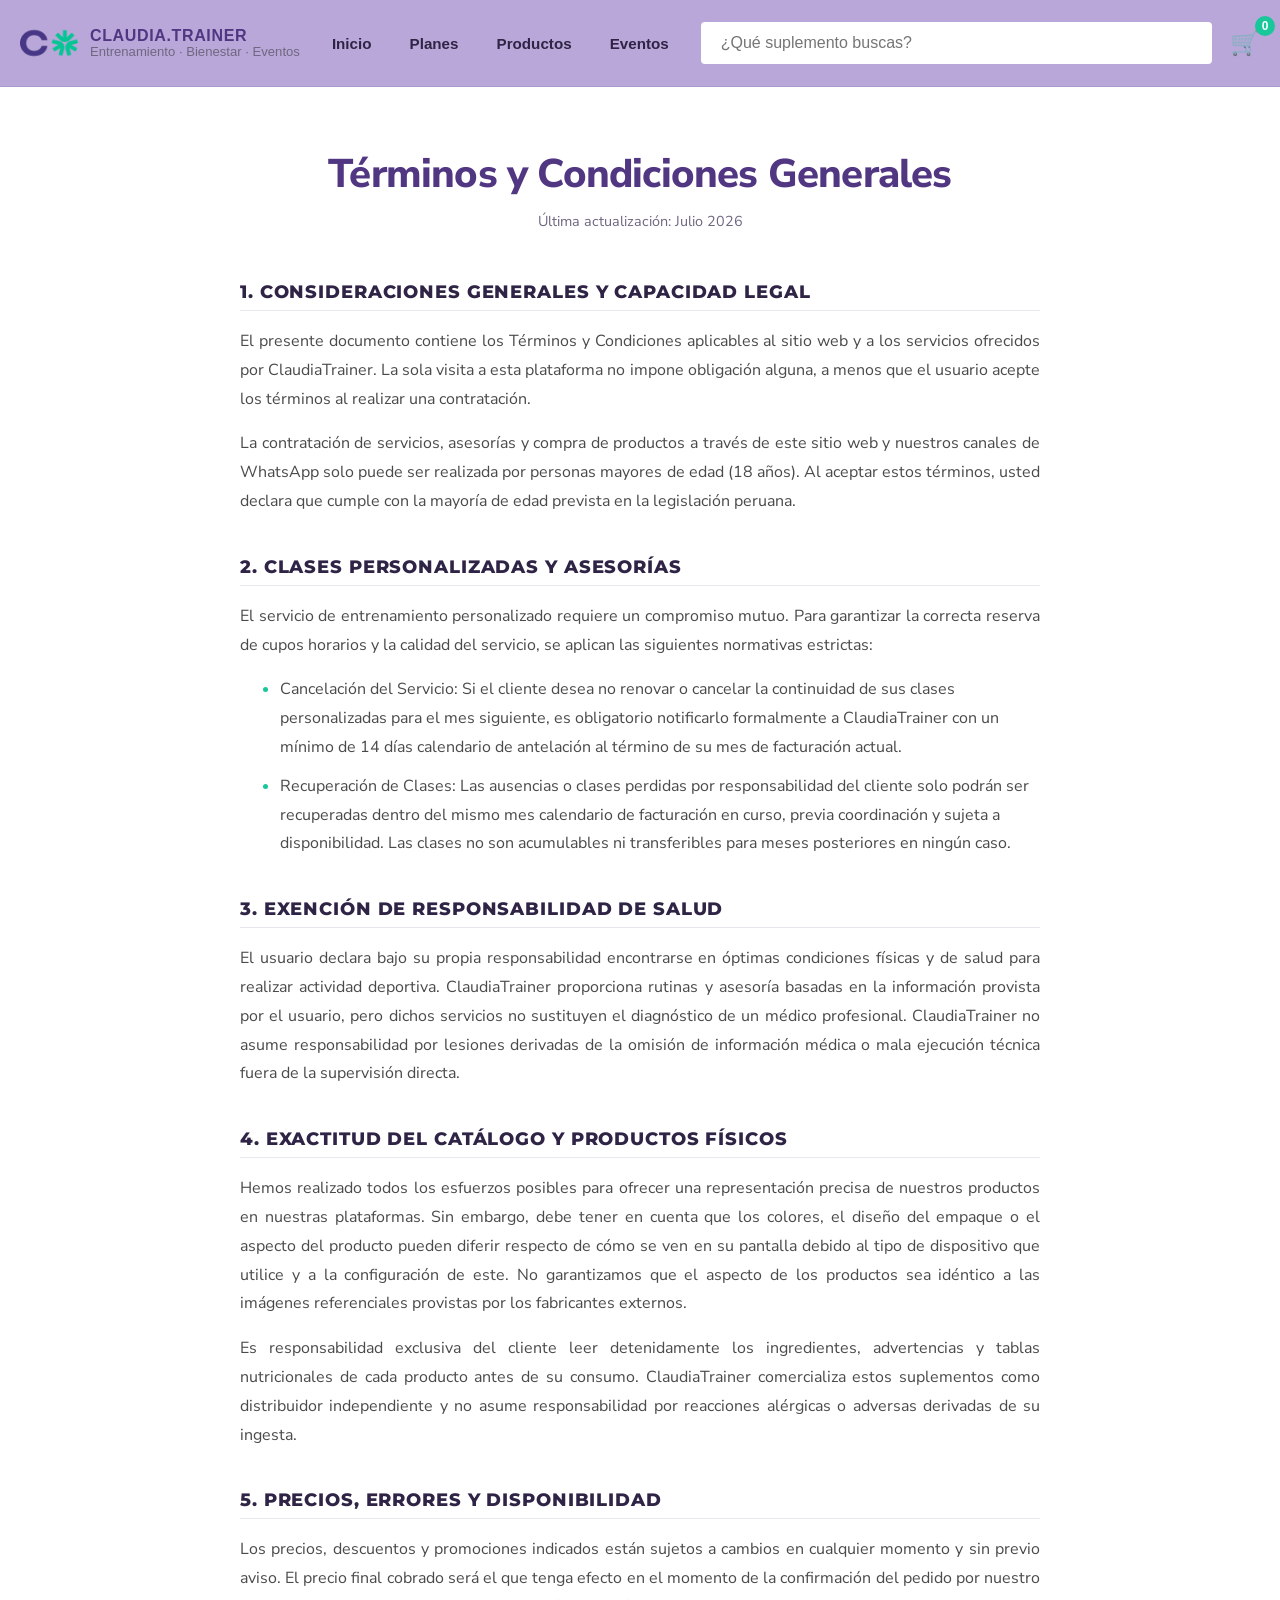
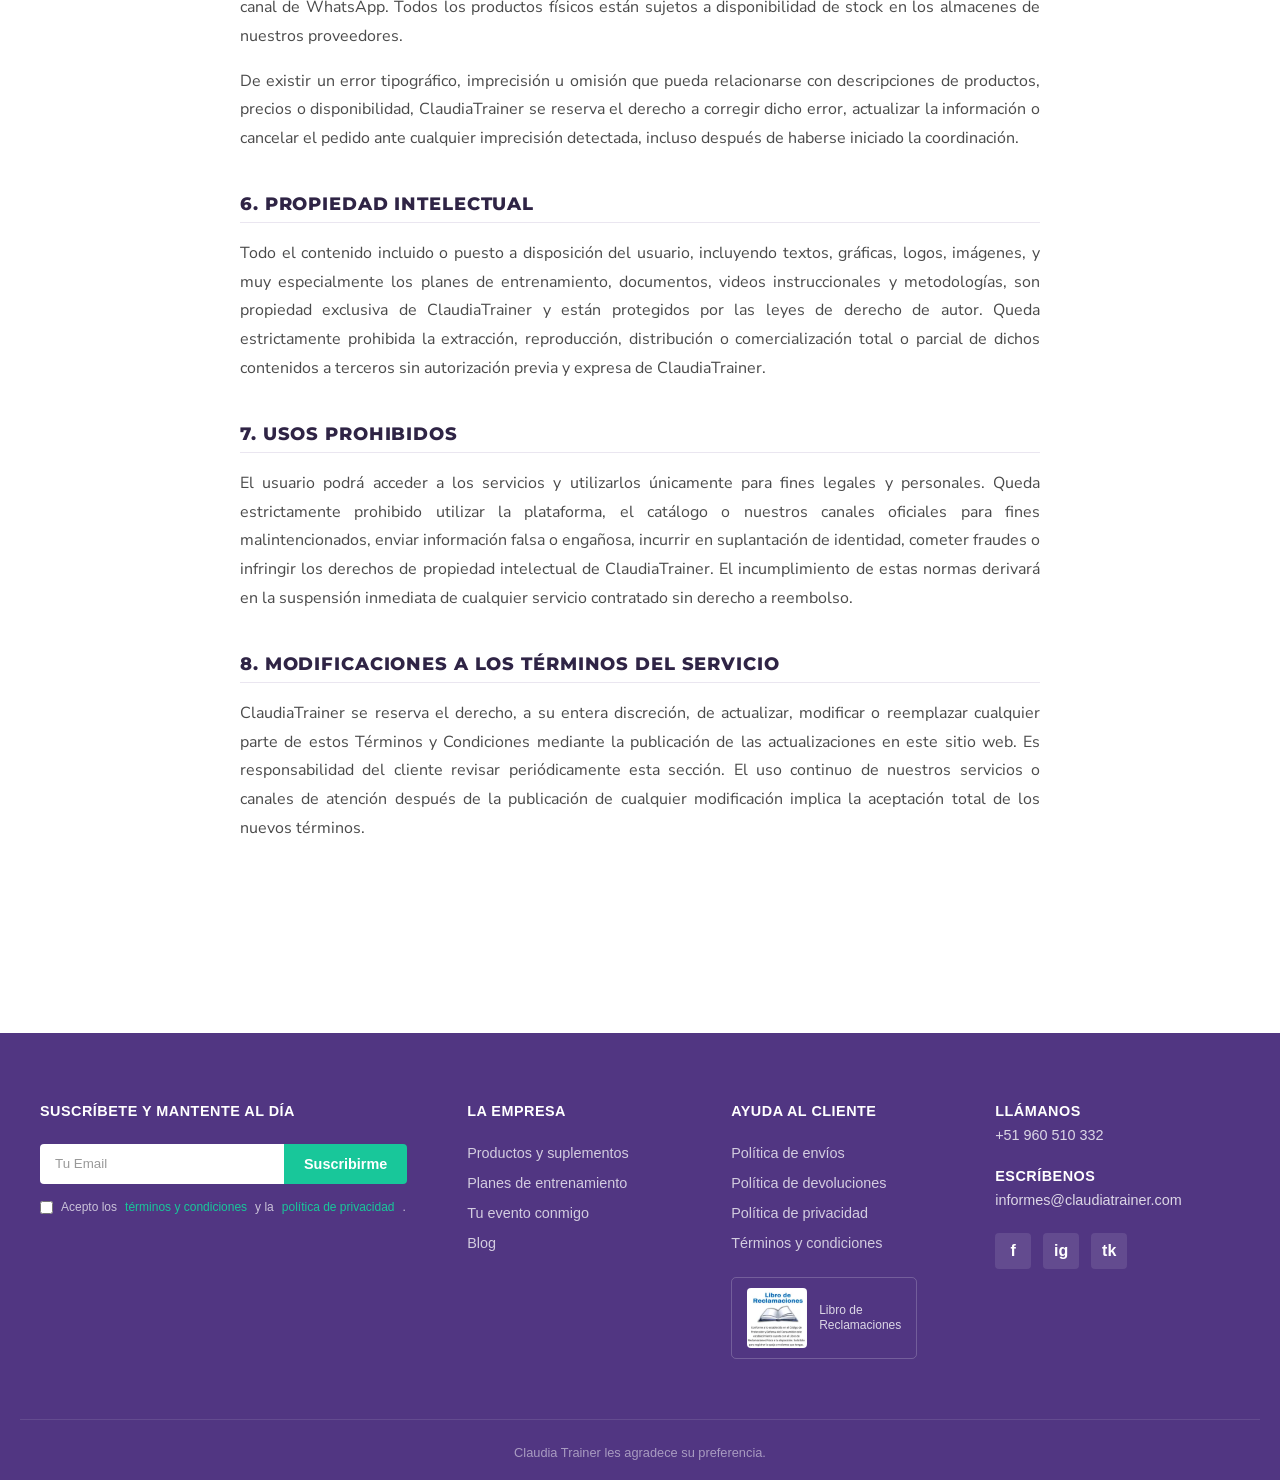
<file: terminos.html>
<!DOCTYPE html>
<html lang="es">

<head>
    <meta charset="UTF-8">
    <meta name="viewport" content="width=device-width, initial-scale=1.0">
    <title>Términos y Condiciones | Claudia Trainer</title>
    <link rel="icon" type="image/png" href="img/logo.png">
    <link
        href="https://fonts.googleapis.com/css2?family=Montserrat:wght@600;700;800;900&family=Nunito+Sans:wght@400;500;600;700;800&display=swap"
        rel="stylesheet">
    <link rel="stylesheet" href="global.css">
    <link rel="stylesheet" href="legal.css">
</head>

<body>

    <header class="site-header">
        <div class="header-inner">

            <div class="hamburger-menu" onclick="toggleMenu()">
                <svg viewBox="0 0 24 24" width="28" height="28" stroke="currentColor" stroke-width="2" fill="none"
                    stroke-linecap="round" stroke-linejoin="round">
                    <line x1="3" y1="12" x2="21" y2="12"></line>
                    <line x1="3" y1="6" x2="21" y2="6"></line>
                    <line x1="3" y1="18" x2="21" y2="18"></line>
                </svg>
            </div>

            <a href="index.html" class="brand">
                <img src="img/logo.png" alt="Claudia Trainer" class="brand-logo">
                <div class="brand-text">
                    <span class="brand-name">CLAUDIA.TRAINER</span>
                    <span class="brand-tagline">Entrenamiento · Bienestar · Eventos</span>
                </div>
            </a>

            <nav class="header-nav" id="mobileNav">
                <button class="close-menu" onclick="toggleMenu()">&times;</button>

                <a href="index.html" class="nav-link">Inicio</a>
                <a href="planes.html" class="nav-link">Planes</a>
                <a href="productos.html" class="nav-link">Productos</a>
                <a href="eventos.html" class="nav-link">Eventos</a>
            </nav>

            <div class="search-box">
                <input type="text" id="searchInput" placeholder="¿Qué suplemento buscas?">
            </div>

            <div class="header-actions">
                <div class="cart-trigger" onclick="toggleCart()">
                    🛒 <span id="cart-count">0</span>
                </div>
            </div>

        </div>
    </header>
    <script src="js/carrito.js"></script>
    <main class="legal-page-wrapper">
        <article class="legal-container">

            <h1 class="legal-title">Términos y Condiciones Generales</h1>
            <p class="legal-update-date">Última actualización: Julio 2026</p>

            <section class="legal-section">
                <h2 class="legal-section-title">1. Consideraciones Generales y Capacidad Legal</h2>
                <p class="legal-text">El presente documento contiene los Términos y Condiciones aplicables al sitio web
                    y a los servicios ofrecidos por ClaudiaTrainer. La sola visita a esta plataforma no impone
                    obligación alguna, a menos que el usuario acepte los términos al realizar una contratación.</p>
                <p class="legal-text">La contratación de servicios, asesorías y compra de productos a través de este
                    sitio web y nuestros canales de WhatsApp solo puede ser realizada por personas mayores de edad (18
                    años). Al aceptar estos términos, usted declara que cumple con la mayoría de edad prevista en la
                    legislación peruana.</p>
            </section>

            <section class="legal-section">
                <h2 class="legal-section-title">2. Clases Personalizadas y Asesorías</h2>
                <p class="legal-text">El servicio de entrenamiento personalizado requiere un compromiso mutuo. Para
                    garantizar la correcta reserva de cupos horarios y la calidad del servicio, se aplican las
                    siguientes normativas estrictas:</p>
                <ul class="legal-list">
                    <li>Cancelación del Servicio: Si el cliente desea no renovar o cancelar la continuidad de sus clases
                        personalizadas para el mes siguiente, es obligatorio notificarlo formalmente a ClaudiaTrainer
                        con un mínimo de 14 días calendario de antelación al término de su mes de facturación actual.
                    </li>
                    <li>Recuperación de Clases: Las ausencias o clases perdidas por responsabilidad del cliente solo
                        podrán ser recuperadas dentro del mismo mes calendario de facturación en curso, previa
                        coordinación y sujeta a disponibilidad. Las clases no son acumulables ni transferibles para
                        meses posteriores en ningún caso.</li>
                </ul>
            </section>

            <section class="legal-section">
                <h2 class="legal-section-title">3. Exención de Responsabilidad de Salud</h2>
                <p class="legal-text">El usuario declara bajo su propia responsabilidad encontrarse en óptimas
                    condiciones físicas y de salud para realizar actividad deportiva. ClaudiaTrainer proporciona rutinas
                    y asesoría basadas en la información provista por el usuario, pero dichos servicios no sustituyen el
                    diagnóstico de un médico profesional. ClaudiaTrainer no asume responsabilidad por lesiones derivadas
                    de la omisión de información médica o mala ejecución técnica fuera de la supervisión directa.</p>
            </section>

            <section class="legal-section">
                <h2 class="legal-section-title">4. Exactitud del Catálogo y Productos Físicos</h2>
                <p class="legal-text">Hemos realizado todos los esfuerzos posibles para ofrecer una representación
                    precisa de nuestros productos en nuestras plataformas. Sin embargo, debe tener en cuenta que los
                    colores, el diseño del empaque o el aspecto del producto pueden diferir respecto de cómo se ven en
                    su pantalla debido al tipo de dispositivo que utilice y a la configuración de este. No garantizamos
                    que el aspecto de los productos sea idéntico a las imágenes referenciales provistas por los
                    fabricantes externos.</p>
                <p class="legal-text">Es responsabilidad exclusiva del cliente leer detenidamente los ingredientes,
                    advertencias y tablas nutricionales de cada producto antes de su consumo. ClaudiaTrainer
                    comercializa estos suplementos como distribuidor independiente y no asume responsabilidad por
                    reacciones alérgicas o adversas derivadas de su ingesta.</p>
            </section>

            <section class="legal-section">
                <h2 class="legal-section-title">5. Precios, Errores y Disponibilidad</h2>
                <p class="legal-text">Los precios, descuentos y promociones indicados están sujetos a cambios en
                    cualquier momento y sin previo aviso. El precio final cobrado será el que tenga efecto en el momento
                    de la confirmación del pedido por nuestro canal de WhatsApp. Todos los productos físicos están
                    sujetos a disponibilidad de stock en los almacenes de nuestros proveedores.</p>
                <p class="legal-text">De existir un error tipográfico, imprecisión u omisión que pueda relacionarse con
                    descripciones de productos, precios o disponibilidad, ClaudiaTrainer se reserva el derecho a
                    corregir dicho error, actualizar la información o cancelar el pedido ante cualquier imprecisión
                    detectada, incluso después de haberse iniciado la coordinación.</p>
            </section>

            <section class="legal-section">
                <h2 class="legal-section-title">6. Propiedad Intelectual</h2>
                <p class="legal-text">Todo el contenido incluido o puesto a disposición del usuario, incluyendo textos,
                    gráficas, logos, imágenes, y muy especialmente los planes de entrenamiento, documentos, videos
                    instruccionales y metodologías, son propiedad exclusiva de ClaudiaTrainer y están protegidos por las
                    leyes de derecho de autor. Queda estrictamente prohibida la extracción, reproducción, distribución o
                    comercialización total o parcial de dichos contenidos a terceros sin autorización previa y expresa
                    de ClaudiaTrainer.</p>
            </section>

            <section class="legal-section">
                <h2 class="legal-section-title">7. Usos Prohibidos</h2>
                <p class="legal-text">El usuario podrá acceder a los servicios y utilizarlos únicamente para fines
                    legales y personales. Queda estrictamente prohibido utilizar la plataforma, el catálogo o nuestros
                    canales oficiales para fines malintencionados, enviar información falsa o engañosa, incurrir en
                    suplantación de identidad, cometer fraudes o infringir los derechos de propiedad intelectual de
                    ClaudiaTrainer. El incumplimiento de estas normas derivará en la suspensión inmediata de cualquier
                    servicio contratado sin derecho a reembolso.</p>
            </section>

            <section class="legal-section">
                <h2 class="legal-section-title">8. Modificaciones a los Términos del Servicio</h2>
                <p class="legal-text">ClaudiaTrainer se reserva el derecho, a su entera discreción, de actualizar,
                    modificar o reemplazar cualquier parte de estos Términos y Condiciones mediante la publicación de
                    las actualizaciones en este sitio web. Es responsabilidad del cliente revisar periódicamente esta
                    sección. El uso continuo de nuestros servicios o canales de atención después de la publicación de
                    cualquier modificación implica la aceptación total de los nuevos términos.</p>
            </section>

        </article>
    </main>

    <footer class="main-footer">
        <div class="footer-container">
            <div class="footer-col">
                <h4>SUSCRÍBETE Y MANTENTE AL DÍA</h4>
                <form class="subscribe-form">
                    <input type="email" placeholder="Tu Email" required>
                    <button type="submit" class="btn-subscribe">Suscribirme</button>
                </form>
                <label class="terms-label">
                    <input type="checkbox" required> Acepto los <a href="terminos.html">términos y condiciones</a> y la
                    <a href="politica-privacidad.html">política de privacidad</a>.
                </label>
            </div>
            <div class="footer-col">
                <h4>LA EMPRESA</h4>
                <ul>
                    <li><a href="productos.html">Productos y suplementos</a></li>
                    <li><a href="planes.html">Planes de entrenamiento</a></li>
                    <li><a href="eventos.html">Tu evento conmigo</a></li>
                    <li><a href="#">Blog</a></li>
                </ul>
            </div>
            <div class="footer-col">
                <h4>AYUDA AL CLIENTE</h4>
                <ul>
                    <li><a href="politica-envios.html">Política de envíos</a></li>
                    <li><a href="politica-devoluciones.html">Política de devoluciones</a></li>
                    <li><a href="politica-privacidad.html">Política de privacidad</a></li>
                    <li><a href="terminos.html">Términos y condiciones</a></li>
                </ul>
                <div class="reclamaciones">
                    <img src="img/libro-reclamaciones.webp" alt="Libro de Reclamaciones"
                        onerror="this.src='https://cdn-icons-png.flaticon.com/512/3503/3503827.png'">
                    <span>Libro de<br>Reclamaciones</span>
                </div>
            </div>
            <div class="footer-col">
                <div class="contact-item">
                    <h4>LLÁMANOS</h4>
                    <p>+51 960 510 332</p>
                </div>
                <div class="contact-item">
                    <h4>ESCRÍBENOS</h4>
                    <p>informes@claudiatrainer.com</p>
                </div>
                <div class="social-icons">
                    <a href="https://www.facebook.com/claudia.trainer.peru" class="icon-fb">f</a>
                    <a href="https://www.instagram.com/claudia.trainer.peru/reels/" class="icon-ig">ig</a>
                    <a href="https://www.tiktok.com/@claudia.trainer.peru" class="icon-tk">tk</a>
                </div>
            </div>
        </div>
        <div class="footer-bottom">
            <p>Claudia Trainer les agradece su preferencia.</p>
        </div>
    </footer>
</body>

</html>
</file>
<file: global.css>
:root {
    --morado: #513682;
    --rose: #513682;
    --verde: #18C79A;
    --verde-claudia: #18C79A;
    --blanco: #ffffff;
    --gris-fondo: #ffffff;
    --negro: #000000;
    --bg-header: rgba(107, 72, 173, 0.479);

    --texto-dark: #2d2d2d;
    --text-dark: #2f2445;
    --gris-texto: #bbbbbb;
    --text-muted: #6f6780;

    --amarillo-aviso: #FFD700;
    --sombra: 0 10px 30px rgba(81, 54, 130, 0.12);
    --borde-suave: #e0e0e0;
    --border-soft: rgba(81, 54, 130, 0.12);
}

* {
    margin: 0;
    padding: 0;
    box-sizing: border-box;
    font-family: 'Segoe UI', Tahoma, Geneva, Verdana, sans-serif;
}

body {
    background-color: var(--gris-fondo);
    color: var(--texto-dark);
}


.main-container.full-page {
    display: block !important;
    width: 100% !important;
}

.main-container.full-page .visual-side {
    display: none !important;
}

.main-container.full-page .content-side {
    width: 100% !important;
    max-width: 1200px !important;
    margin: 0 auto !important;
    padding: 20px !important;
    display: block !important;
}

.shop-header {
    width: 100%;
    z-index: 1000;
    position: sticky;
    top: 0;
    box-shadow: 0 4px 10px rgba(0, 0, 0, 0.05);
}

.header-top {
    display: flex;
    align-items: center;
    justify-content: center;
    padding: 25px 0;
    background-color: var(--morado);
    box-shadow: 0 0 0 100vmax var(--morado);
    clip-path: inset(0 -100vmax 0 -100vmax);
}

.header-top-inner {
    display: flex;
    align-items: center;
    justify-content: space-between;
    width: 100%;
    max-width: 1200px;
    padding: 0 20px;
    gap: 30px;
}

.search-box {
    flex-grow: 1;
    max-width: 600px;
}

.search-box input {
    width: 100%;
    padding: 12px 20px;
    border-radius: 4px;
    border: none;
    font-size: 1rem;
    outline: none;
    background: #ffffff;
    color: white;
    transition: 0.3s;
}

.search-box input:focus {
    background: white;
    color: var(--texto-dark);
}

.cart-trigger {
    color: white;
    font-size: 1.5rem;
    cursor: pointer;
    display: flex;
    align-items: center;
    position: relative;
}

#cart-count {
    position: absolute; 
    top: -13px;
    right: -15px;
    background: var(--verde);
    color: white;
    font-size: 0.75rem;
    font-weight: bold;
    min-width: 20px;
    height: 20px;
    border-radius: 50%;
    display: flex;
    align-items: center;
    justify-content: center;
    padding: 2px;
}


.site-header {
    position: sticky;
    top: 0;
    z-index: 1000;
    background: var(--bg-header);
    backdrop-filter: blur(14px);
    -webkit-backdrop-filter: blur(14px);
    border-bottom: 1px solid var(--border-soft);
}

.header-inner {
    max-width: 1280px;
    margin: 0 auto;
    padding: 14px 20px;
    display: flex;
    align-items: center;
    gap: 18px;
    justify-content: space-between;
}

.hamburger-menu {
    display: none;
    cursor: pointer;
    color: var(--rose);
}

.close-menu {
    display: none;
}

.brand {
    display: flex;
    align-items: center;
    gap: 12px;
    text-decoration: none;
    min-width: 0;
}

.brand-logo {
    width: 58px;
    height: 58px;
    object-fit: contain;
    border-radius: 14px;
    flex-shrink: 0;
}

.brand-text {
    display: flex;
    flex-direction: column;
    line-height: 1.1;
    min-width: 0;
}

.brand-name {
    font-weight: 800;
    letter-spacing: 0.04em;
    color: var(--rose);
    font-size: 1rem;
}

.brand-tagline {
    font-size: 0.82rem;
    color: var(--text-muted);
}

.header-nav {
    display: flex;
    align-items: center;
    gap: 10px;
    flex-wrap: wrap;
    justify-content: center;
}

.nav-link {
    text-decoration: none;
    color: var(--text-dark);
    font-weight: 600;
    font-size: 0.95rem;
    padding: 10px 14px;
    border-radius: 999px;
    transition: background 0.2s ease, color 0.2s ease, transform 0.2s ease;
}

.nav-link:hover {
    background: rgba(81, 54, 130, 0.08);
    color: var(--rose);
    transform: translateY(-1px);
}

.nav-link.active {
    background: var(--rose);
    color: #fff;
}

.header-actions {
    display: flex;
    align-items: center;
    gap: 10px;
}

#cart-sidebar {
    position: fixed;
    right: 0;
    top: 0;
    width: 380px;
    height: 100vh;
    background-color: var(--blanco);
    box-shadow: -10px 0 30px rgba(0, 0, 0, 0.1);
    z-index: 3000;
    display: flex;
    flex-direction: column;
    transition: transform 0.4s cubic-bezier(0.165, 0.84, 0.44, 1);
}

.cart-hidden {
    transform: translateX(100%);
}

#cart-sidebar.active {
    transform: translateX(0);
}

.cart-header {
    padding: 25px;
    display: flex;
    justify-content: space-between;
    align-items: center;
    border-bottom: 1px solid var(--borde-suave);
    background: #f9f9f9;
}

.cart-header h2 {
    font-size: 1.1rem;
    color: var(--morado);
    text-transform: uppercase;
    letter-spacing: 1px;
    margin: 0;
}

.close-cart {
    background: none;
    border: none;
    font-size: 2rem;
    line-height: 1;
    cursor: pointer;
    color: #999;
    transition: color 0.3s;
}

.close-cart:hover {
    color: var(--morado);
}

.cart-items-container {
    flex-grow: 1;
    overflow-y: auto;
    padding: 20px;
}

.cart-item {
    display: flex;
    gap: 15px;
    padding: 15px 0;
    border-bottom: 1px solid #f2f2f2;
    align-items: center;
}

.cart-item img {
    width: 60px;
    height: 60px;
    object-fit: contain;
    background: #f9f9f9;
    border-radius: 8px;
}

.item-details {
    flex-grow: 1;
}

.item-details h4 {
    font-size: 0.85rem;
    margin-bottom: 5px;
    color: var(--texto-dark);
}

.item-price {
    font-weight: 700;
    color: var(--morado);
    font-size: 0.95rem;
}

.cart-footer {
    padding: 25px;
    border-top: 1px solid var(--borde-suave);
    background: #ffffff;
}

.cart-total-row {
    display: flex;
    justify-content: space-between;
    align-items: center;
    margin-bottom: 20px;
}

.cart-total-row span {
    font-size: 1rem;
    color: #777;
}

.cart-total-row strong {
    font-size: 1.3rem;
    color: var(--morado);
}

.btn-checkout {
    width: 100%;
    background-color: var(--verde);
    color: white;
    border: none;
    padding: 18px;
    border-radius: 6px;
    font-size: 0.95rem;
    font-weight: 700;
    text-transform: uppercase;
    cursor: pointer;
    transition: all 0.3s ease;
    box-shadow: 0 4px 12px rgba(24, 199, 154, 0.2);
}

.btn-checkout:hover {
    background-color: #15b088;
    transform: translateY(-2px);
    box-shadow: 0 6px 15px rgba(24, 199, 154, 0.3);
}

.btn-view-cart {
    display: block;
    text-align: center;
    margin-top: 15px;
    color: #888;
    text-decoration: none;
    font-size: 0.85rem;
}

.btn-view-cart:hover {
    text-decoration: underline;
}

.main-footer {
    background-color: var(--morado);
    color: var(--blanco);
    padding: 70px 20px 20px;
    font-family: 'Montserrat', 'Segoe UI', sans-serif;
    margin-top: 50px;
}

.footer-container {
    max-width: 1250px;
    margin: 0 auto;
    display: grid;
    grid-template-columns: 1.8fr 1fr 1fr 1.2fr;
    gap: 60px;
    padding: 0 20px;
}

.footer-col h4 {
    color: var(--blanco);
    font-size: 0.9rem;
    font-weight: 700;
    margin-bottom: 25px;
    text-transform: uppercase;
    letter-spacing: 0.5px;
}

.footer-col ul {
    list-style: none;
    padding: 0;
    margin: 0;
}

.footer-col ul li {
    margin-bottom: 12px;
}

.footer-col ul li a {
    color: rgba(255, 255, 255, 0.75);
    text-decoration: none;
    font-size: 0.9rem;
    transition: color 0.3s ease, padding-left 0.3s ease;
}

.footer-col ul li a:hover {
    color: var(--verde);
}

.subscribe-form {
    display: flex;
    gap: 0;
    margin-bottom: 15px;
}

.subscribe-form input {
    background: var(--blanco);
    border: none;
    padding: 12px 15px;
    color: var(--texto-dark);
    flex: 1;
    border-radius: 4px 0 0 4px;
    outline: none;
    font-family: inherit;
}

.subscribe-form input::placeholder {
    color: #999;
}

.btn-subscribe {
    background-color: var(--verde);
    border: none;
    color: var(--blanco);
    padding: 12px 20px;
    cursor: pointer;
    border-radius: 0 4px 4px 0;
    font-weight: 600;
    font-size: 0.9rem;
    transition: filter 0.3s ease;
}

.btn-subscribe:hover {
    filter: brightness(1.1);
}

.terms-label {
    display: flex;
    align-items: flex-start;
    gap: 8px;
    font-size: 0.75rem;
    color: rgba(255, 255, 255, 0.7);
    line-height: 1.4;
    margin-top: 15px;
}

.terms-label input[type="checkbox"] {
    margin-top: 2px;
    cursor: pointer;
}

.terms-label a {
    color: var(--verde);
    text-decoration: none;
}

.terms-label a:hover {
    text-decoration: underline;
}

.reclamaciones {
    margin-top: 25px;
    display: flex;
    align-items: center;
    gap: 12px;
    border: 1px solid rgba(255, 255, 255, 0.2);
    padding: 10px 15px;
    width: fit-content;
    border-radius: 5px;
    transition: background 0.3s ease;
}

.reclamaciones:hover {
    background: rgba(255, 255, 255, 0.05);
}

.reclamaciones img {
    width: 60px;
    height: auto;
    object-fit: contain;
    border-radius: 4px;
    filter: none;
}

.reclamaciones span {
    font-size: 0.75rem;
    line-height: 1.2;
    color: rgba(255, 255, 255, 0.8);
}

.contact-item {
    margin-bottom: 25px;
}

.contact-item h4 {
    margin-bottom: 8px;
}

.contact-item p {
    color: rgba(255, 255, 255, 0.8);
    font-size: 0.9rem;
    margin: 0;
}

.social-icons {
    display: flex;
    gap: 12px;
    margin-top: 15px;
}

.social-icons a {
    background: rgba(255, 255, 255, 0.1);
    width: 36px;
    height: 36px;
    display: flex;
    align-items: center;
    justify-content: center;
    border-radius: 4px;
    color: var(--blanco);
    text-decoration: none;
    font-weight: bold;
    font-size: 1rem;
    transition: background-color 0.3s ease, transform 0.3s ease;
}

.social-icons a:hover {
    background-color: var(--verde);
    transform: translateY(-2px);
}

.footer-bottom {
    text-align: center;
    margin-top: 60px;
    padding-top: 25px;
    border-top: 1px solid rgba(255, 255, 255, 0.1);
    color: rgba(255, 255, 255, 0.5);
    font-size: 0.8rem;
}

@media (max-width: 1024px) {
    .footer-container {
        grid-template-columns: repeat(2, 1fr);
        gap: 40px;
    }
}


@media (max-width: 860px) {

    .header-inner {
        display: grid !important;
        grid-template-columns: auto 1fr auto;

        grid-template-rows: auto auto;

        gap: 15px;
        padding: 15px 20px;
        align-items: center;
    }

    .hamburger-menu {
        display: block;
        grid-column: 1;
        grid-row: 1;
    }


    .brand {
        grid-column: 2;
        grid-row: 1;
        display: flex;
        align-items: center;
        justify-content: center;
        gap: 10px;
        width: 100%;
    }

    .brand-logo {
        width: 42px;
        height: 42px;
    }

    .brand-text {
        display: flex;
        flex-direction: column;
        align-items: flex-start;
        justify-content: center;
        line-height: 1.1;
    }

    .brand-name {
        font-size: 1.05rem;
        font-weight: 800;
        color: var(--rose);
        letter-spacing: 0.04em;
        margin: 0;
    }

    .brand-tagline {
        display: block;
        font-size: 0.65rem;
        color: var(--text-muted);
        margin-top: 2px;
        white-space: nowrap;
    }

    .header-actions {
        grid-column: 3;
        grid-row: 1;
    }

    .search-box {
        grid-column: 1 / -1;
        grid-row: 2;
        max-width: 100%;
    }

    .header-nav {
        position: fixed;
        top: 0;
        left: -100%;
        width: 280px;
        height: 100vh;
        background: var(--blanco);
        flex-direction: column;
        justify-content: flex-start;
        padding: 70px 20px 20px;
        box-shadow: 5px 0 20px rgba(0, 0, 0, 0.15);
        transition: left 0.3s ease;
        z-index: 2000;
    }

    .header-nav.active {
        left: 0;
    }

    .nav-link {
        width: 100%;
        text-align: left;
        padding: 18px 15px;
        border-bottom: 1px solid var(--borde-suave);
        border-radius: 0;
        font-size: 1.1rem;
    }

    .nav-link:hover {
        transform: none;
    }

    .close-menu {
        display: block;
        position: absolute;
        top: 10px;
        right: 20px;
        background: none;
        border: none;
        font-size: 3rem;
        color: var(--morado);
        cursor: pointer;
        line-height: 1;
    }
}


@media (max-width: 768px) {

    .footer-container {
        grid-template-columns: 1fr !important;
        text-align: center;
    }

    .subscribe-form {
        flex-direction: column;
        gap: 10px;
    }

    .subscribe-form input,
    .btn-subscribe {
        border-radius: 4px !important;
        width: 100%;
    }

    .reclamaciones {
        margin: 25px auto;
    }

    .social-icons {
        justify-content: center;
    }
}
</file>
<file: index.css>
html,
body {
    overflow-x: hidden;
}

.visual-side {
    display: none !important;
}

.main-container:not(.full-page) {
    width: 100%;
    min-height: 100vh;
    display: flex;
    justify-content: center;
    align-items: flex-start;
    background: var(--gris-fondo);
    overflow: visible;
}

.content-side {
    width: 100%;
    max-width: 1180px;
    padding: 0 16px;
    display: flex;
    flex-direction: column;
    align-items: center;
}


h1,
h2,
h3,
.brand-name-hero,
.btn-primary,
.btn-secondary,
.btn-link,
.about-cta,
.method-cta {
    font-family: 'Montserrat', 'Segoe UI', Tahoma, Geneva, Verdana, sans-serif;
}

p,
li,
.subtitle,
.landing-description,
.important-note,
.method-hero-description {
    font-family: 'Nunito Sans', 'Segoe UI', Tahoma, Geneva, Verdana, sans-serif;
}

.text-green {
    color: var(--verde);
}

.btn-primary:focus-visible,
.btn-secondary:focus-visible,
.btn-link:focus-visible,
.about-cta:focus-visible,
.method-cta:focus-visible {
    outline: 3px solid rgba(24, 199, 154, 0.45);
    outline-offset: 4px;
}


.btn-static {
    pointer-events: none;
    cursor: default;
    background: transparent;
}

.btn-secondary.btn-static:hover {
    background: transparent;
    color: var(--morado);
    transform: none;
}


.linktree-background {
    width: 100vw;
    margin-left: calc(50% - 50vw);
    margin-right: calc(50% - 50vw);
    padding: 36px 14px 48px;
    display: flex;
    justify-content: center;
    align-items: center;
    position: relative;
    overflow: hidden;
    isolation: isolate;
    background:
        linear-gradient(180deg,
            rgba(255, 255, 255, 0.78) 0%,
            rgba(255, 255, 255, 0.54) 45%,
            #f3fffb 100%),
        url("img/fondo.jpg");
    background-size: cover;
    background-position: center top;
    background-repeat: no-repeat;
}


.hero-card {
    width: 100%;
    max-width: 440px;
    padding: 32px 18px;
    border-radius: 18px;
    background: rgba(255, 255, 255, 0.94);
    backdrop-filter: blur(8px);
    -webkit-backdrop-filter: blur(8px);
    border: 1px solid rgba(81, 54, 130, 0.12);
    box-shadow: none;
    text-align: center;
    position: relative;
    z-index: 1;
}

.linktree-card {
    margin-top: 0;
}

.profile-img-slot {
    width: 105px;
    height: 105px;
    background: var(--blanco);
    border-radius: 50%;
    margin: 0 auto 20px;
    border: 4px solid var(--morado);
    display: flex;
    justify-content: center;
    align-items: center;
    overflow: hidden;
    position: relative;
    box-shadow: none;
}

.profile-logo {
    width: 70%;
    height: auto;
    object-fit: contain;
}

.brand-name-hero {
    color: var(--morado);
    font-size: 1.05rem;
    font-weight: 800;
    margin-bottom: 4px;
}

.subtitle {
    color: var(--verde);
    font-size: 0.95rem;
    font-weight: 600;
    margin-bottom: 15px;
}

.subtitle-main {
    margin-bottom: 15px;
}

.divider {
    display: flex;
    align-items: center;
    justify-content: center;
    gap: 10px;
    margin-bottom: 25px;
}

.divider span {
    width: 60px;
    height: 2px;
    background: var(--morado);
    opacity: 0.5;
}

.divider .dot {
    width: 8px;
    height: 8px;
    background: var(--verde);
    border-radius: 50%;
}

.card-message {
    color: var(--morado);
    font-size: 0.95rem;
    font-weight: 700;
    line-height: 1.5;
    margin: -8px 0 26px;
    text-align: center;
}


.link-tree {
    display: flex;
    flex-direction: column;
    gap: 15px;
}

.btn-link {
    width: 100%;
    min-height: 56px;
    padding: 13px 16px;
    border-radius: 14px;
    border: 2px solid #eeeeee;
    background: #ffffff;
    color: var(--morado);
    text-decoration: none;
    font-size: 0.95rem;
    font-weight: 700;
    display: flex;
    align-items: center;
    gap: 12px;
    text-align: left;
    transition: background 0.3s ease, color 0.3s ease, border-color 0.3s ease, transform 0.3s ease;
}

.btn-icon {
    width: 25px;
    height: 25px;
    object-fit: contain;
    flex-shrink: 0;
}

.btn-label {
    flex: 1;
    line-height: 1.3;
}

.btn-arrow {
    color: var(--morado);
    font-size: 1.6rem;
    font-weight: 700;
    line-height: 1;
    opacity: 0.85;
    transition: transform 0.3s ease, color 0.3s ease;
}

.btn-link:hover {
    background: var(--verde);
    color: #ffffff;
    border-color: var(--verde);
    transform: translateY(-2px);
}

.btn-link:hover .btn-arrow {
    color: #ffffff;
    transform: translateX(4px);
}

.btn-link:hover .btn-icon {
    filter: brightness(0) invert(1);
}


.green-page-section {
    width: 100vw;
    margin-left: calc(50% - 50vw);
    margin-right: calc(50% - 50vw);
    background: #f3fffb;
    padding: 44px 16px 120px;
    display: flex;
    flex-direction: column;
    align-items: center;
    overflow: hidden;
    position: relative;
}

.green-page-section::after {
    content: "";
    position: absolute;
    left: 0;
    bottom: 0;
    width: 100%;
    height: 100px;
    pointer-events: none;
    background: linear-gradient(to bottom,
            rgba(243, 255, 251, 0) 0%,
            rgba(243, 255, 251, 0.75) 20%,
            #eefcf8 40%,
            #f3f8fb 68%,
            #f7f3ff 100%);
}


.landing-hero {
    width: 100%;
    max-width: 760px;
    display: grid;
    grid-template-columns: 1fr;
    gap: 28px;
    align-items: center;
    text-align: center;
    padding: 0;
    background: transparent;
    border: none;
    border-radius: 0;
}

.landing-hero-content {
    width: 100%;
    max-width: 720px;
    margin: 0 auto;
    text-align: center;
}

.landing-hero h1 {
    max-width: 720px;
    margin: 0 auto 22px;
    color: #181818;
    font-size: 2.15rem;
    line-height: 1.05;
    letter-spacing: -0.055em;
}

.landing-description {
    max-width: 680px;
    margin: 0 auto 28px;
    color: #2d2d2d;
    font-size: 0.98rem;
    line-height: 1.7;
}

.hero-actions {
    display: flex;
    flex-direction: column;
    align-items: stretch;
    justify-content: center;
    gap: 14px;
    flex-wrap: wrap;
}

.btn-primary,
.btn-secondary {
    width: 100%;
    min-width: unset;
    display: inline-flex;
    align-items: center;
    justify-content: center;
    padding: 15px 22px;
    border-radius: 999px;
    text-decoration: none;
    font-weight: 800;
    line-height: 1.2;
    transition: background 0.25s ease, color 0.25s ease, border-color 0.25s ease, transform 0.25s ease;
}

.btn-primary {
    background: var(--morado);
    color: #ffffff;
    border: 2px solid var(--morado);
}

.btn-primary:hover {
    background: var(--verde);
    border-color: var(--verde);
    transform: translateY(-2px);
}

.btn-secondary {
    background: #ffffff;
    color: var(--morado);
    border: 2px solid rgba(81, 54, 130, 0.18);
}

.btn-secondary:hover {
    background: var(--morado);
    color: #ffffff;
    border-color: var(--morado);
    transform: translateY(-2px);
}


.landing-hero-media {
    position: relative;
    width: 100%;
    max-width: 320px;
    justify-self: center;
    padding: 10px;
    border-radius: 24px;
}

.landing-hero-media::before {
    content: "";
    position: absolute;
    inset: 0;
    background: rgba(24, 199, 154, 0.12);
    border-radius: 24px;
    transform: rotate(-2deg);
    z-index: 0;
}

.landing-hero-media::after {
    content: "";
    position: absolute;
    width: 72px;
    height: 72px;
    right: -8px;
    bottom: -8px;
    background: rgba(81, 54, 130, 0.10);
    border-radius: 50%;
    z-index: 0;
}

.landing-hero-media img {
    position: relative;
    z-index: 1;
    width: 100%;
    max-width: none;
    height: auto;
    aspect-ratio: 4 / 5;
    object-fit: cover;
    object-position: center top;
    display: block;
    border-radius: 20px;
    border: 1px solid rgba(81, 54, 130, 0.12);
}



.info-section {
    width: 100%;
    max-width: 760px;
    text-align: left;
}

.green-about.info-section {
    background: transparent;
    border: none;
    border-radius: 0;
    padding: 0;
    max-width: 1120px;
    margin-top: 72px;
}

.about-layout {
    display: grid;
    grid-template-columns: 1fr;
    gap: 28px;
    align-items: stretch;
}

.about-copy {
    background: transparent;
    border: none;
    border-radius: 0;
    padding: 0;
    display: flex;
    flex-direction: column;
    justify-content: center;
    text-align: left;
}

.about-copy h2,
.info-section h2 {
    color: #181818;
    font-size: 1.75rem;
    line-height: 1.15;
    letter-spacing: -0.03em;
    margin-bottom: 18px;
}

.green-about .about-copy h2 {
    max-width: 620px;
    font-size: 2rem;
    line-height: 1.12;
}

.about-intro,
.info-section p {
    color: #2d2d2d;
    font-size: 0.98rem;
    line-height: 1.75;
    margin-bottom: 18px;
}

.green-about .about-copy .about-intro {
    max-width: 560px;
    margin-bottom: 0;
}


.about-highlights {
    display: grid;
    grid-template-columns: 1fr;
    gap: 14px;
    margin: 0;
}

.highlight-item {
    display: grid;
    grid-template-columns: 40px 1fr;
    gap: 12px;
    align-items: start;
    padding: 16px;
    border-radius: 18px;
    background: rgba(255, 255, 255, 0.86);
    border: 1px solid rgba(81, 54, 130, 0.11);
    box-shadow: none;
    transition: transform 0.25s ease, border-color 0.25s ease, background 0.25s ease;
}

.highlight-item::before {
    grid-row: 1 / span 2;
    width: 38px;
    height: 38px;
    border-radius: 12px;
    background: rgba(24, 199, 154, 0.12);
    color: var(--verde);
    display: flex;
    align-items: center;
    justify-content: center;
    font-family: 'Montserrat', 'Segoe UI', sans-serif;
    font-size: 0.8rem;
    font-weight: 900;
}

.highlight-item:nth-child(1)::before {
    content: "01";
}

.highlight-item:nth-child(2)::before {
    content: "02";
}

.highlight-item:nth-child(3)::before {
    content: "03";
}

.highlight-item h3 {
    grid-column: 2;
    color: var(--morado);
    font-size: 1rem;
    line-height: 1.25;
    margin-bottom: 8px;
}

.highlight-item p {
    grid-column: 2;
    color: #3d3d3d;
    font-size: 0.92rem;
    line-height: 1.6;
    margin-bottom: 0;
}

.highlight-item:hover {
    transform: translateY(-3px);
    border-color: rgba(81, 54, 130, 0.28);
    background: #ffffff;
}


.purple-page-section {
    width: 100vw;
    margin-left: calc(50% - 50vw);
    margin-right: calc(50% - 50vw);
    background: #f7f3ff;
    padding: 56px 16px 72px;
    display: flex;
    flex-direction: column;
    align-items: center;
    overflow: hidden;
}

.purple-page-section #a-quien-ayudo {
    margin-top: 80px;
}


.method-showcase-section {
    width: 100%;
    max-width: 100%;
    margin: 0 auto;
}

.method-hero-card {
    width: 100%;
    display: grid;
    grid-template-columns: 1fr;
    align-items: stretch;
    gap: 0;
    overflow: hidden;
    border-radius: 22px;
    background: #f7f3ff;
    border: none;
    box-shadow: none;
}

.method-hero-copy {
    padding: 34px 20px;
    background: #f7f3ff;
    display: flex;
    flex-direction: column;
    justify-content: center;
    align-items: flex-start;
    text-align: left;
}

.method-hero-copy h2 {
    max-width: 560px;
    color: #181818;
    font-size: 2rem;
    line-height: 1.12;
    letter-spacing: -0.05em;
    margin-bottom: 20px;
}

.method-hero-description {
    max-width: 540px;
    color: #333333;
    font-size: 0.98rem;
    line-height: 1.75;
    margin-bottom: 28px;
}

.method-cta {
    width: 100%;
    display: inline-flex;
    align-items: center;
    justify-content: center;
    gap: 10px;
    padding: 15px 24px;
    border-radius: 12px;
    background: var(--verde);
    color: #ffffff;
    text-decoration: none;
    font-weight: 800;
    transition: transform 0.25s ease, background 0.25s ease;
}

.method-cta:hover {
    background: var(--morado);
    transform: translateY(-2px);
}



.method-hero-media {
    position: relative;
    height: 280px;
    max-height: 35vh;
    background: var(--morado);
    display: flex;
    align-items: stretch;
    justify-content: stretch;
    overflow: hidden;
}

.method-hero-media::before {
    content: none;
    display: none;
}

.method-hero-media::after {
    content: "";
    position: absolute;
    top: 0;
    right: 0;
    left: auto;
    width: 32%;
    height: 100%;
    background: linear-gradient(90deg,
            rgba(247, 243, 255, 0) 0%,
            rgba(247, 243, 255, 0.75) 65%,
            #f7f3ff 100%);
    pointer-events: none;
    z-index: 2;
}

.method-hero-media img {
    width: 100%;
    height: 100%;
    min-height: 100%;
    object-fit: cover;
    object-position: center center;
    display: block;
    position: relative;
    z-index: 0;
}




.method-benefits-card {
    width: 100%;
    margin: 14px auto 0;
    padding: 24px 18px 28px;
    border-radius: 20px;
    background: #f7f3ff;
    border: none;
    box-shadow: none;
}

.method-benefits-label {
    margin: 0 0 20px;
    text-align: center;
    color: var(--verde);
    font-size: 0.88rem;
    font-weight: 900;
    letter-spacing: 0.08em;
    text-transform: uppercase;
}

.method-benefits-grid {
    margin: 0 auto;
    display: grid;
    grid-template-columns: repeat(2, 1fr);
    gap: 16px 10px;
}

.method-benefit-item {
    text-align: center;
    padding: 10px 8px;
}


.method-benefit-item:last-child:nth-child(odd) {
    grid-column: 1 / -1;
    max-width: 200px;
    margin: 0 auto;
}

.benefit-icon {
    display: inline-flex;
    align-items: center;
    justify-content: center;
    margin-bottom: 8px;
    font-size: 1.65rem;
    line-height: 1;
}

.method-benefit-item h3 {
    color: #181818;
    font-size: 0.86rem;
    line-height: 1.35;
    font-weight: 800;
    margin: 0;
}

.benefit-icon-img {
    width: 60px;
    height: 60px;
    object-fit: contain;
    display: block;
}



.audience-list {
    display: grid;
    grid-template-columns: 1fr;
    gap: 12px;
    list-style: none;
    padding: 0;
    margin: 26px 0;
}

.audience-list li {
    position: relative;
    background: #ffffff;
    border: 1px solid rgba(81, 54, 130, 0.12);
    border-radius: 14px;
    padding: 14px 16px 14px 44px;
    color: #2d2d2d;
    font-weight: 600;
    line-height: 1.5;
}

.audience-list li::before {
    content: "✓";
    position: absolute;
    left: 16px;
    top: 14px;
    color: var(--verde);
    font-weight: 900;
}

.important-note {
    background: rgba(24, 199, 154, 0.08);
    border-left: 4px solid var(--verde);
    border-radius: 12px;
    padding: 16px;
    color: #2d2d2d;
    font-size: 0.95rem;
}

.about-cta {
    width: 100%;
    display: inline-flex;
    align-items: center;
    justify-content: center;
    margin-top: 10px;
    padding: 15px 20px;
    border-radius: 999px;
    background: var(--morado);
    color: white;
    font-weight: 700;
    text-decoration: none;
    box-shadow: none;
    transition: transform 0.25s ease, background 0.25s ease;
}

.about-cta:hover {
    background: var(--verde);
    transform: translateY(-2px);
    box-shadow: none;
}



.main-footer {
    margin-top: 0;
}


@media (min-width: 768px) and (max-width: 1023px) {
    .landing-hero-media {
        max-width: 480px; 
        margin: 0 auto;
    }

    .landing-hero h1 {
        font-size: 2.8rem;
    }

    .landing-description {
        font-size: 1.1rem;
        max-width: 650px;
    }

    .hero-actions {
        flex-direction: row; 
        justify-content: center;
    }

    .btn-primary, .btn-secondary {
        width: auto;
        min-width: 220px;
    }

    .about-copy {
        align-items: center;
        text-align: center;
    }
    
    .green-about .about-copy h2 {
        font-size: 2.4rem;
        text-align: center;
    }

    .green-about .about-intro {
        text-align: center;
        max-width: 100%;
    }

    .method-hero-copy {
        align-items: center; 
        text-align: center;  
        padding: 40px 30px;
    }

    .method-hero-copy h2 {
        max-width: 100%;
    }

    .method-hero-description {
        max-width: 100%;
    }

    .method-cta {
        width: fit-content; 
        margin: 0 auto;
    }

    .method-hero-media {
        height: 400px;
        max-height: none;
    }
}


@media (min-width: 1024px) {
    .content-side {
        max-width: 1180px;
        padding: 0 40px;
    }

    .linktree-background {
        padding: 72px 20px 82px;
    }

    .hero-card {
        max-width: 450px;
        padding: 42px 28px;
        border-radius: 20px;
    }

    .profile-img-slot {
        width: 120px;
        height: 120px;
    }

    .brand-name-hero {
        font-size: 1.15rem;
    }

    .subtitle {
        font-size: 1rem;
    }

    .card-message {
        font-size: 1rem;
    }

    .btn-link {
        min-height: 58px;
        padding: 14px 18px;
        gap: 14px;
        font-size: 1rem;
    }

    .btn-icon {
        width: 28px;
        height: 28px;
    }

    .btn-arrow {
        font-size: 1.8rem;
    }

    .green-page-section {
        padding: 72px 20px 96px;
    }

    .landing-hero {
        max-width: 1120px;
        display: grid;
        grid-template-columns: minmax(0, 0.95fr) minmax(340px, 0.9fr);
        gap: clamp(36px, 5vw, 72px);
        align-items: center;
        text-align: left;
    }

    .landing-hero-content {
        max-width: 620px;
        margin: 0;
        text-align: left;
    }

    .landing-hero h1 {
        max-width: 620px;
        margin: 0 0 22px;
        font-size: clamp(2.9rem, 4.8vw, 4.45rem);
        line-height: 1.03;
    }

    .landing-description {
        max-width: 560px;
        margin: 0 0 28px;
        font-size: 1.03rem;
        line-height: 1.75;
    }

    .hero-actions {
        flex-direction: row;
        justify-content: flex-start;
        align-items: center;
    }

    .btn-primary,
    .btn-secondary {
        width: auto;
        min-width: 220px;
    }

    .landing-hero-media {
        max-width: 470px;
        justify-self: end;
        padding: 14px;
        border-radius: 32px;
    }

    .landing-hero-media::before {
        border-radius: 32px;
    }

    .landing-hero-media::after {
        width: 110px;
        height: 110px;
        right: -18px;
        bottom: -18px;
    }

    .landing-hero-media img {
        border-radius: 26px;
    }

    .green-about.info-section {
        margin-top: 96px;
        padding: 0 24px;
    }

    .green-about .about-layout {
        grid-template-columns: minmax(420px, 0.95fr) minmax(0, 1.05fr);
        gap: 64px;
        align-items: center;
    }

    .green-about .about-copy h2 {
        max-width: 620px;
        font-size: clamp(2.2rem, 2.8vw, 2.75rem);
    }

    .green-about .about-copy .about-intro {
        max-width: 560px;
    }

    .highlight-item {
        grid-template-columns: 46px 1fr;
        column-gap: 16px;
        padding: 18px;
        border-radius: 22px;
    }

    .highlight-item::before {
        width: 42px;
        height: 42px;
        border-radius: 14px;
    }

    .purple-page-section {
        padding: 80px 20px 96px;
    }

    .method-showcase-section {
        max-width: 1180px;
    }

    .method-hero-card {
        grid-template-columns: minmax(0, 0.7fr) minmax(0, 0.9fr);
        border-radius: 28px;
        min-height: 350px;
    }

    .method-hero-media {
        grid-column: 1;
        grid-row: 1;
        height: auto;
        min-height: 350px;
        max-height: none;
    }

    .method-hero-copy {
        grid-column: 2;
        grid-row: 1;
        padding: 52px 64px 52px 90px;
    }

    .method-hero-copy h2 {
        font-size: clamp(2.2rem, 3.9vw, 3.65rem);
        line-height: 1.07;
    }

    .method-hero-description {
        font-size: 1rem;
        line-height: 1.8;
    }

    .method-cta {
        width: fit-content;
    }

    .method-benefits-card {
        max-width: 1180px;
        margin-top: 18px;
        padding: 26px 32px 30px;
        border-radius: 24px;
    }

    .method-benefits-grid {
        max-width: 1040px;
        grid-template-columns: repeat(5, 1fr);
        gap: 18px;
    }

    .method-benefit-item:last-child:nth-child(odd) {
        grid-column: auto;
        max-width: none;
        margin: 0;
    }

    .benefit-icon {
        font-size: 2rem;
        margin-bottom: 12px;
    }

    .method-benefit-item h3 {
        font-size: 0.92rem;
    }

    .purple-page-section #a-quien-ayudo {
        margin-top: 80px;
    }

    .info-section {
        max-width: 780px;
    }

    .audience-list {
        grid-template-columns: repeat(2, 1fr);
    }

    .about-cta {
        width: auto;
        padding: 14px 22px;
    }
}
</file>
<file: eventos.css>
:root {
  --purple: #5b3a95;
  --purple-dark: #2c1c4a;
  --green: #18c79a;
  --green-dark: #12a07a;
  --bg: #faf8fd;
  --card: #ffffff;
  --text: #3f3f46;
  --muted: #6b7280;
  --border: #ece7f5;
}

* {
  box-sizing: border-box;
}

body.events-page {
  margin: 0;
  font-family: "Montserrat", sans-serif;
  background: linear-gradient(180deg, #ffffff 0%, var(--bg) 100%);
  color: var(--text);
}

.events-container {
  min-height: 100vh;
  display: grid;
  place-items: center;
  padding: 32px 16px;
}

.events-card {
  width: min(100%, 720px);
  background: var(--card);
  border: 1px solid var(--border);
  border-radius: 28px;
  box-shadow: 0 18px 50px rgba(44, 28, 74, 0.08);
  padding: 48px 40px;
  text-align: center;
}

.events-icon {
  width: 76px;
  height: 76px;
  margin: 0 auto 18px;
  display: grid;
  place-items: center;
  border-radius: 22px;
  background: rgba(91, 58, 149, 0.08);
  color: var(--purple);
}

.events-icon svg {
  width: 42px;
  height: 42px;
}

.events-kicker {
  margin: 0 0 10px;
  font-size: 0.85rem;
  font-weight: 700;
  letter-spacing: 0.12em;
  text-transform: uppercase;
  color: var(--green-dark);
}

.events-title {
  margin: 0 0 16px;
  font-family: "Cormorant Garamond", serif;
  font-size: clamp(2.2rem, 4vw, 3.4rem);
  line-height: 1.05;
  color: var(--purple-dark);
}

.events-description {
  margin: 0 auto 28px;
  max-width: 54ch;
  font-size: 1.03rem;
  line-height: 1.75;
  color: var(--muted);
}

.events-cta {
  display: grid;
  gap: 14px;
  justify-items: center;
  padding: 22px;
  border-radius: 20px;
  background: #f7f5fb;
  border: 1px solid #efeaf8;
}

.events-cta-text {
  margin: 0;
  font-size: 0.98rem;
  font-weight: 600;
  color: var(--purple-dark);
}

.events-button {
  display: inline-flex;
  align-items: center;
  justify-content: center;
  min-width: 240px;
  padding: 14px 22px;
  border-radius: 14px;
  background: var(--green);
  color: #ffffff !important;
  font-weight: 700;
  text-decoration: none;
  border: 1px solid var(--green-dark);
  box-shadow: 0 10px 24px rgba(24, 199, 154, 0.22);
  transition: transform 0.2s ease, box-shadow 0.2s ease, background 0.2s ease;
}

.events-button:hover {
  background: var(--green-dark);
  transform: translateY(-1px);
  box-shadow: 0 12px 28px rgba(18, 160, 122, 0.28);
}

.events-button:focus-visible {
  outline: 3px solid rgba(91, 58, 149, 0.28);
  outline-offset: 3px;
}
.back-button {
  display: inline-flex;
  align-self: flex-start;
  margin-bottom: 18px;
  padding: 10px 14px;
  border-radius: 12px;
  text-decoration: none;
  font-size: 0.92rem;
  font-weight: 600;
  color: var(--purple-dark);
  background: #f4f1fb;
  border: 1px solid #e7e0f3;
  transition: background 0.2s ease, transform 0.2s ease;
}

.back-button:hover {
  background: #ede7f8;
  transform: translateY(-1px);
}
@media (max-width: 640px) {
  .events-card {
    padding: 32px 20px;
    border-radius: 22px;
  }

  .events-cta {
    padding: 18px;
  }

  .events-button {
    width: 100%;
    min-width: 0;
  }
}
</file>
<file: planes.css>
:root {
    --pink-soft: #f2f0f7;
    --rose: #513682;
    --verde-claudia: #18C79A;
}

.planes-container {
    width: 100%;
    max-width: 1200px;
    margin: 0 auto;
    padding: 40px 20px;
}

.reels-section {
    width: 100%;
}

.section-title {
    font-size: 2.2rem;
    text-align: center;
    margin: 40px 0;
}

.section-title span {
    color: var(--verde-claudia);
    font-style: italic;
}


.carousel-wrapper {
    position: relative;
    width: 100%;
    display: flex;
    flex-direction: column;
    align-items: center;
    gap: 0;
    padding: 10px 0 30px;
    overflow: hidden;
}

.carousel-track-outer {
    position: relative;
    width: 100%;
    max-width: 1200px;
    height: 560px;
    display: flex;
    align-items: center;
    justify-content: center;
}

.carousel-track {
    position: relative;
    width: 100%;
    height: 100%;
}

.slide {
    position: absolute;
    top: 50%;
    left: 50%;
    width: 320px;
    height: 520px;
    transform: translate(-50%, -50%) scale(0.7);
    transition: all 0.6s cubic-bezier(0.25, 1, 0.5, 1);
    filter: brightness(0.3) blur(6px);
    z-index: 1;
    opacity: 0;
    border-radius: 20px;
}

.slide.active {
    transform: translate(-50%, -50%) scale(1);
    filter: brightness(1) blur(0);
    z-index: 5;
    opacity: 1;
    box-shadow: 0 20px 50px rgba(0, 0, 0, 0.25);
}

.slide.prev {
    transform: translate(-160%, -50%) scale(0.85);
    filter: brightness(0.5) blur(2px);
    z-index: 4;
    opacity: 1;
    cursor: pointer;
}

.slide.next {
    transform: translate(60%, -50%) scale(0.85);
    filter: brightness(0.5) blur(2px);
    z-index: 4;
    opacity: 1;
    cursor: pointer;
}

.video-wrapper {
    position: relative;
    width: 100%;
    height: 100%;
    background: #000;
    border-radius: 20px;
    overflow: hidden;
    box-shadow: 0 20px 50px rgba(81, 54, 130, 0.3);
}

.video-wrapper video {
    position: absolute;
    top: 0;
    left: 0;
    width: 100%;
    height: 100%;
    object-fit: cover;
}

.mute-btn {
    position: absolute;
    bottom: 15px;
    right: 15px;
    width: 40px;
    height: 40px;
    background: rgba(0, 0, 0, 0.6);
    border: none;
    border-radius: 50%;
    color: white;
    cursor: pointer;
    display: flex;
    align-items: center;
    justify-content: center;
    z-index: 5;
    transition: 0.3s;
}

.mute-btn:hover {
    background: rgba(0, 0, 0, 0.9);
}

.mute-btn svg {
    width: 24px;
    height: 24px;
}

.arrow {
    position: absolute;
    top: 50%;
    transform: translateY(-50%);
    width: 50px;
    height: 50px;
    background: rgba(81, 54, 130, 0.8);
    border: none;
    border-radius: 50%;
    color: white;
    cursor: pointer;
    display: flex;
    align-items: center;
    justify-content: center;
    z-index: 20;
    transition: all 0.3s;
}

.arrow:hover {
    background: var(--verde-claudia);
    transform: translateY(-50%) scale(1.1);
}

.arrow svg {
    width: 24px;
    height: 24px;
}

.arrow-prev {
    left: 15px;
}

.arrow-next {
    right: 15px;
}


#productCardContainer {
    transition: opacity 0.3s ease, transform 0.3s ease;
    z-index: 10;
}

.product-card-container {
    width: 100%;
    max-width: 360px;
    margin: -10px auto 0;
}

.product-card {
    background: white;
    border-radius: 15px;
    padding: 25px 25px;
    display: flex;
    flex-direction: column;
    gap: 15px;
    box-shadow: 0 10px 30px rgba(0, 0, 0, 0.1);
}

.product-header {
    display: flex;
    flex-direction: column;
    width: 100%;
}

.product-name {
    font-size: 1.25rem;
    font-weight: 800;
    margin-bottom: 5px;
    color: var(--rose);
}

.product-subtitle {
    font-size: 0.85rem;
    color: #666;
    margin-bottom: 5px;
    font-family: 'Nunito Sans', sans-serif;
    line-height: 1.4;
}

.btn-whatsapp-plan {
    display: flex;
    align-items: center;
    justify-content: center;
    gap: 10px;
    width: 100%;
    margin-top: 15px;
    padding: 14px 20px;
    background: var(--verde-claudia);
    color: white;
    text-decoration: none;
    font-weight: 800;
    font-family: 'Montserrat', sans-serif;
    border-radius: 999px; 
    transition: transform 0.3s ease, background 0.3s ease, box-shadow 0.3s ease;
    font-size: 0.95rem;
}

.btn-whatsapp-plan:hover {
    background: var(--rose);
    transform: translateY(-2px);
    box-shadow: 0 5px 15px rgba(81, 54, 130, 0.2);
}


.product-features {
    list-style: none;
    padding: 0;
    margin: 0;
    width: 100%;
    border-top: 1px solid #eee;
    padding-top: 15px;
}

.product-features li {
    display: flex;
    align-items: flex-start;
    gap: 10px;
    font-size: 0.9rem;
    color: #4a4a4a;
    margin-bottom: 10px;
    font-family: 'Nunito Sans', sans-serif;
}

.product-features li svg {
    width: 18px;
    height: 18px;
    color: var(--verde-claudia);
    flex-shrink: 0;
    margin-top: 2px;
}


.testimonials-section {
    width: 100%;
    margin-top: 60px;
    padding-top: 40px;
}

.testimonials-list {
    display: flex;
    flex-direction: column;
    gap: 40px;
    max-width: 1000px;
    margin: 0 auto;
    padding: 20px 0;
}

.testimonial-horizontal-card {
    background: #ffffff;
    border-radius: 20px;
    padding: 35px;
    border: 1px solid rgba(81, 54, 130, 0.08);
    box-shadow: 0 10px 30px rgba(81, 54, 130, 0.05);
    transition: transform 0.3s ease, box-shadow 0.3s ease;

    display: flow-root;
}

.testimonial-horizontal-card:hover {
    transform: translateY(-5px);
    box-shadow: 0 15px 40px rgba(81, 54, 130, 0.1);
}

.testimonial-image {
    float: left;
    width: 250px;
    height: 320px;
    border-radius: 12px;
    overflow: hidden;
    box-shadow: 0 5px 15px rgba(0, 0, 0, 0.1);
    margin-right: 30px;
    margin-bottom: 15px;
}

.testimonial-image img {
    width: 100%;
    height: 100%;
    object-fit: cover;
    transition: transform 0.5s ease;
}

.testimonial-horizontal-card:hover .testimonial-image img {
    transform: scale(1.05);
}

.testimonial-body {
    display: block;
}

.stars {
    font-size: 1.1rem;
    letter-spacing: 2px;
    margin-bottom: 15px;
}

.testimonial-text {
    font-family: 'Nunito Sans', sans-serif;
    font-size: 1rem;
    line-height: 1.7;
    color: #4a4a4a;
    margin-bottom: 20px;
    text-align: justify;
}

.testimonial-author {
    display: block;
    text-align: right;
    margin-top: 20px;
}

.author-name {
    font-family: 'Montserrat', sans-serif;
    font-weight: 800;
    color: var(--rose);
    font-size: 1.1rem;
}


@media (max-width: 768px) {

    .carousel-wrapper {
        padding: 10px 0;
    }

    .carousel-track-outer {
        height: 420px;
    }

    .slide {
        width: 240px;
        height: 380px;
    }

    .slide.prev {
        transform: translate(-140%, -50%) scale(0.8);
        opacity: 0.6;
    }

    .slide.next {
        transform: translate(40%, -50%) scale(0.8);
        opacity: 0.6;
    }

    .arrow-prev {
        left: 5px;
    }

    .arrow-next {
        right: 5px;
    }

    .arrow {
        width: 40px;
        height: 40px;
    }

    .section-title {
        font-size: 1.8rem;
    }

    .product-card-container {
        max-width: 90%;
    }

    .product-card {
        padding: 20px;
    }

    /* Ajustes Testimonios */
    .testimonial-horizontal-card {
        padding: 25px;
    }

    .testimonial-image {
        float: none;
        margin: 0 auto 25px auto;
        display: block;
        width: 100%;
        max-width: 280px;
        height: 280px;
    }

    .testimonial-text {
        text-align: left;
        font-size: 0.95rem;
    }

    .testimonial-author {
        text-align: left;
    }
}
</file>
<file: legal.css>
.legal-page-wrapper {
    width: 100%;
    background-color: var(--gris-fondo);
    display: flex;
    justify-content: center;
    padding: 60px 20px 100px;
}

.legal-container {
    width: 100%;
    max-width: 800px;
    background: transparent;
}

.legal-title {
    font-family: 'Nunito Sans', sans-serif;
    color: var(--morado);
    font-size: 2.5rem;
    font-weight: 800;
    text-align: center;
    margin-bottom: 10px;
    letter-spacing: -0.02em;
}

.legal-update-date {
    text-align: center;
    font-family: 'Nunito Sans', sans-serif;
    color: var(--text-muted);
    font-size: 0.9rem;
    margin-bottom: 50px;
}


.legal-section {
    margin-bottom: 40px;
}

.legal-section-title {
    font-family: 'Montserrat', sans-serif;
    color: var(--text-dark);
    font-size: 1.1rem;
    font-weight: 800;
    text-transform: uppercase;
    letter-spacing: 0.05em;
    margin-bottom: 16px;
    border-bottom: 1px solid var(--border-soft);
    padding-bottom: 8px;
}

.legal-text {
    font-family: 'Nunito Sans', sans-serif;
    font-size: 1rem;
    line-height: 1.8;
    color: #4a4a4a;
    margin-bottom: 16px;
    text-align: justify;
}

.legal-list {
    margin: 0 0 20px 20px;
    padding-left: 20px;
}

.legal-list li {
    font-family: 'Nunito Sans', sans-serif;
    font-size: 1rem;
    line-height: 1.8;
    color: #4a4a4a;
    margin-bottom: 10px;
}

.legal-list li::marker {
    color: var(--verde);
}

.legal-highlight-box {
    background-color: rgba(24, 199, 154, 0.08);
    border-left: 4px solid var(--verde);
    padding: 20px 24px;
    margin: 30px 0;
    border-radius: 0 12px 12px 0;
}

.legal-highlight-box p {
    margin: 0;
    font-weight: 700;
    color: var(--morado);
    font-size: 0.95rem;
}

@media (max-width: 768px) {
    .legal-page-wrapper {
        padding: 40px 16px 60px;
    }

    .legal-title {
        font-size: 2rem;
    }
}
</file>
<file: productos.css>
.category-nav {
    background-color: #ffffff;
    display: flex;
    justify-content: flex-start;
    padding: 1px 15px;
    border-bottom: 1px solid #e0e0e0;
    box-shadow: 0 0 0 100vmax #ffffff;
    clip-path: inset(0 -100vmax 0 -100vmax);
    overflow-x: auto;
    white-space: nowrap;
    -webkit-overflow-scrolling: touch;
    scrollbar-width: none;
}

.category-nav::-webkit-scrollbar {
    display: none;
}

@media (min-width: 1024px) {
    .category-nav {
        justify-content: center;
        padding: 1px 0;
    }
}

.cat-link {
    white-space: nowrap;
    padding: 12px 16px;
    border: none;
    background: transparent;
    color: #555;
    cursor: pointer;
    font-weight: 600;
    font-size: 0.85rem;
    text-transform: uppercase;
    border-bottom: 3px solid transparent;
    transition: 0.3s ease;
    border-radius: 0;
}

.cat-link:hover {
    color: var(--verde);
    background: transparent;
}

.cat-link.active {
    color: var(--morado);
    border-bottom: 3px solid var(--morado);
    background: transparent;
}

.brands-carousel-section {
    background: var(--blanco);
    padding: 20px 0;
    margin-bottom: 30px;
    border-bottom: 1px solid var(--borde-suave);
}

.marquee {
    width: 100%;
    overflow: hidden;
    white-space: nowrap;
}

.marquee-content {
    display: inline-block;
    animation: marquee 25s linear infinite;
}

.marquee-content span {
    display: inline-block;
    margin: 0 40px;
    font-size: 1.2rem;
    font-weight: 800;
    color: var(--gris-texto);
    text-transform: uppercase;
}

@keyframes marquee {
    0% { transform: translateX(0); }
    100% { transform: translateX(-50%); }
}

.home-layout {
    display: block;
    width: 100%;
    padding: 0;
}

.products-grid {
    display: grid;
    grid-template-columns: repeat(auto-fill, minmax(170px, 1fr));
    gap: 15px;
    width: 100%;
    padding: 0 16px; 
}

.carousel-section {
    margin-bottom: 40px;
}

.carousel-header {
    display: flex;
    justify-content: space-between;
    align-items: center;
    margin-bottom: 25px;
    padding: 0 16px;
}

.carousel-title {
    font-size: 1.2rem;
    color: var(--rose);
    text-transform: uppercase;
    font-weight: 600;
    letter-spacing: -0.5px;
    margin: 0;
    margin-bottom: 25px;
    padding: 0 16px;
}

.carousel-header .carousel-title {
    padding: 0;
    margin-bottom: 0;
}

.btn-ver-todos-text {
    background: none;
    border: none;
    color: var(--verde);
    font-weight: bold;
    cursor: pointer;
    font-family: 'Montserrat', sans-serif;
    font-size: 0.9rem;
}

.carousel-container {
    display: flex;
    gap: 15px;
    overflow-x: auto;
    padding-bottom: 15px;
    scroll-snap-type: x mandatory;
    scrollbar-width: none;
    -webkit-overflow-scrolling: touch;
    margin-left: -16px;
    margin-right: -16px;
    padding-left: 16px;
    padding-right: 16px;
}

.carousel-container::-webkit-scrollbar {
    display: none;
}

.product-card {
    position: relative;
    background: white;
    border-radius: 15px;
    overflow: hidden;
    box-shadow: var(--sombra);
    transition: 0.3s;
    display: flex;
    flex-direction: column;
    height: 100%;
}

.product-card.carousel-card {
    flex: 0 0 70%;
    max-width: 260px;
    scroll-snap-align: start;
    height: auto;
}

@media (min-width: 768px) {
    .product-card.carousel-card {
        flex: 0 0 220px;
    }
    
    .products-grid {
        grid-template-columns: repeat(auto-fill, minmax(220px, 1fr));
        padding: 0; 
    }

    .carousel-container {
        margin-left: 0;
        margin-right: 0;
        padding-left: 0;
        padding-right: 0;
    }
}

.ver-todos-card {
    display: flex;
    align-items: center;
    justify-content: center;
    background: #f7f3ff;
    border: 2px dashed var(--morado);
    box-shadow: none;
    cursor: pointer;
    text-align: center;
    color: var(--morado);
    font-weight: 800;
    font-size: 1.1rem;
    transition: 0.3s;
}

.ver-todos-card:hover {
    background: var(--morado);
    color: white;
}

.product-card img {
    width: 100%;
    height: 180px;
    object-fit: contain;
    background: #f9f9f9;
}

.product-card .info {
    padding: 15px;
    display: flex;
    flex-direction: column;
    flex-grow: 1;
}

.brand {
    font-size: 0.75rem;
    color: #888;
}

.product-card .price {
    margin-top: auto;
    padding-top: 10px;
    font-size: 1.2rem;
    color: var(--morado);
    font-weight: bold;
}

.promo-tag {
    color: var(--verde);
    font-size: 0.85rem;
    font-weight: 600;
}

.badge {
    position: absolute;
    top: 15px;
    right: -35px;
    background-color: var(--verde);
    color: white;
    text-align: center;
    width: 130px;
    padding: 5px 0;
    font-size: 0.75rem;
    font-weight: bold;
    text-transform: uppercase;
    transform: rotate(45deg);
    z-index: 10;
    box-shadow: 0 2px 5px rgba(0, 0, 0, 0.2);
    pointer-events: none;
}

.card-buttons {
    margin-top: auto;
    display: flex;
    flex-direction: column;
    gap: 8px;
    padding-top: 15px;
}

.btn-add {
    background-color: var(--morado);
    color: white;
    border: none;
    padding: 10px;
    border-radius: 8px;
    font-weight: 600;
    cursor: pointer;
    font-size: 0.9rem;
    transition: background 0.3s ease;
    display: flex;
    justify-content: center;
    align-items: center;
    gap: 5px;
}

.btn-add:hover {
    background-color: #3d2963;
}

.btn-now {
    background-color: var(--verde);
    color: white;
    text-decoration: none;
    padding: 10px;
    border-radius: 8px;
    font-weight: 600;
    text-align: center;
    font-size: 0.9rem;
    transition: opacity 0.3s ease;
    display: flex;
    justify-content: center;
    align-items: center;
    border: none;
    cursor: pointer;
}

.btn-now:hover {
    opacity: 0.9;
    color: white;
}


.carousel-wrapper {
    position: relative;
}

.carousel-arrow {
    display: none;
    position: absolute;
    top: 50%;
    transform: translateY(-50%);
    width: 45px;
    height: 45px;
    background: var(--morado);
    color: white;
    border: none;
    border-radius: 50%;
    font-size: 1.2rem;
    cursor: pointer;
    z-index: 20;
    box-shadow: 0 4px 10px rgba(0,0,0,0.2);
    transition: background 0.3s, transform 0.3s;
}

.carousel-arrow:hover {
    background: var(--verde);
    transform: translateY(-50%) scale(1.1);
}

@media (min-width: 1024px) {
    .carousel-arrow {
        display: flex;
        align-items: center;
        justify-content: center;
    }
    
    .carousel-wrapper {
        padding: 0 60px; 
    }

    .left-arrow { left: 5px; }
    .right-arrow { right: 5px; }
}
</file>
